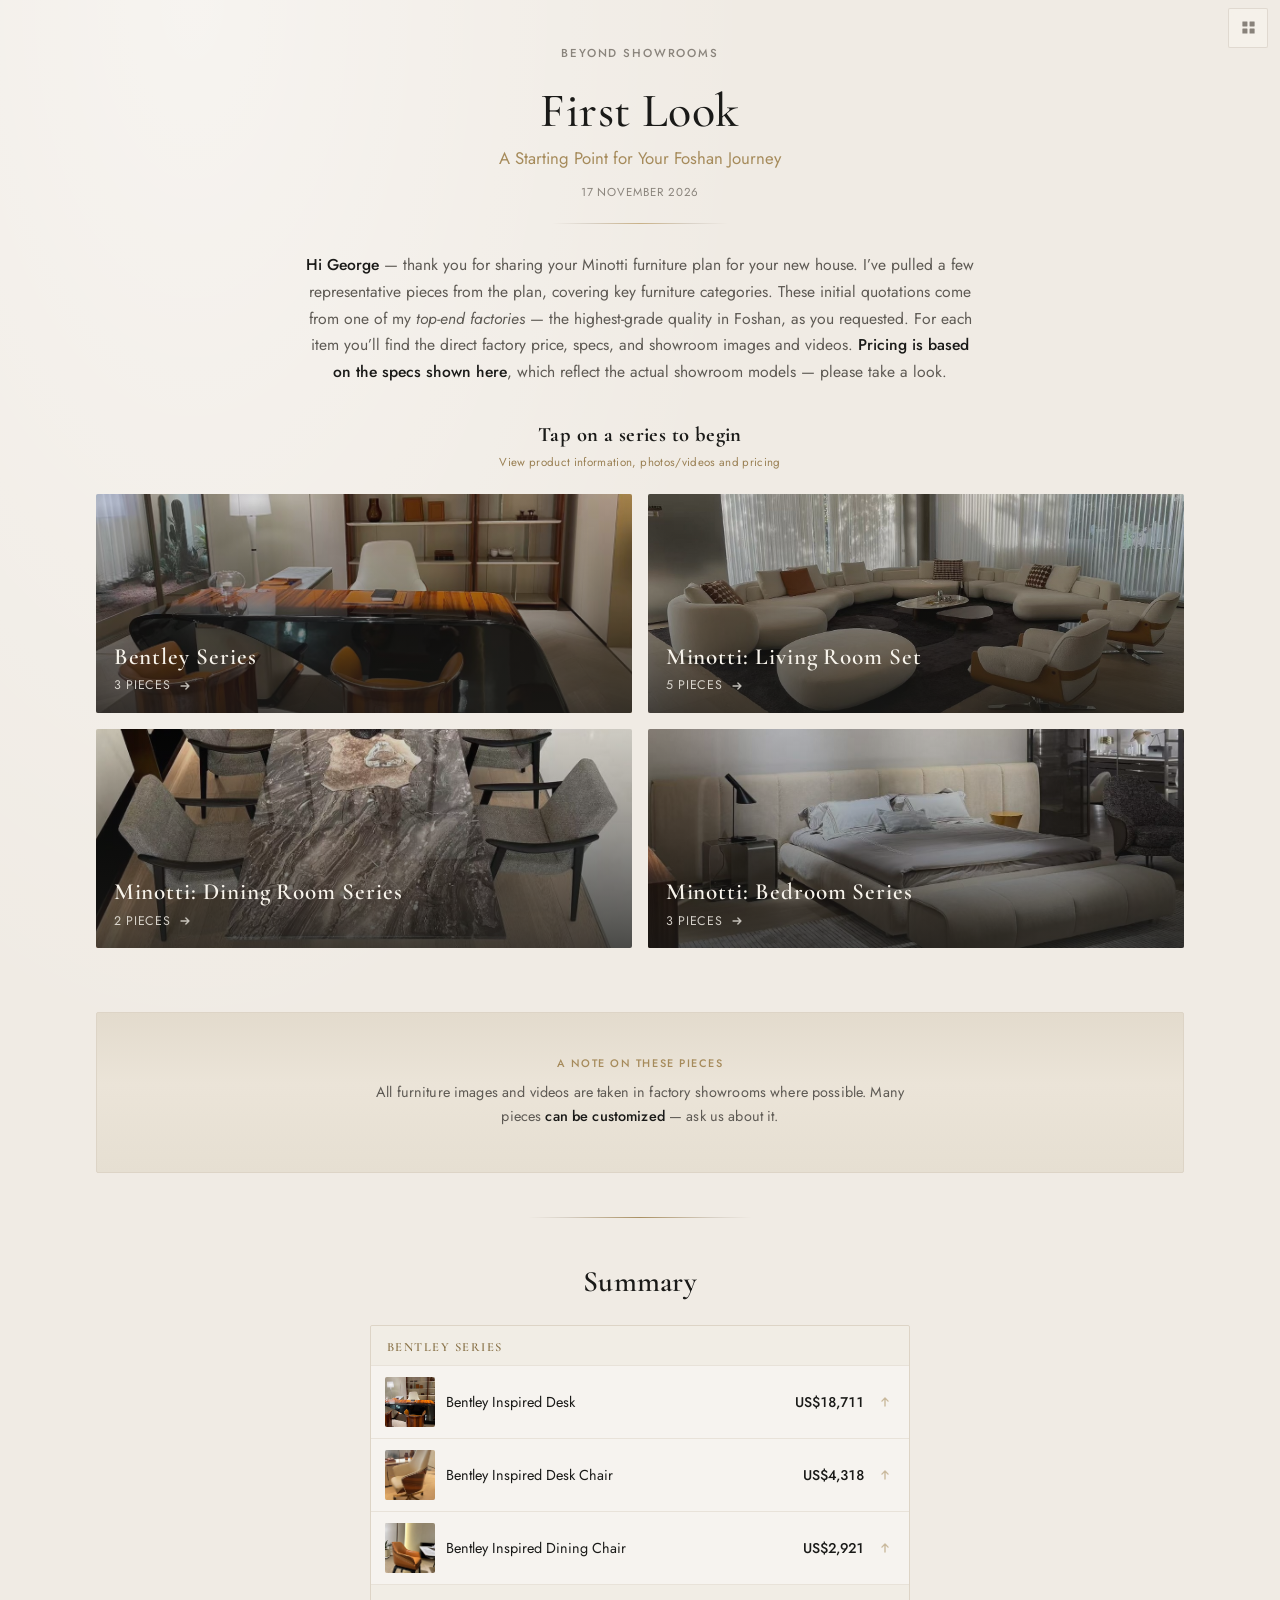
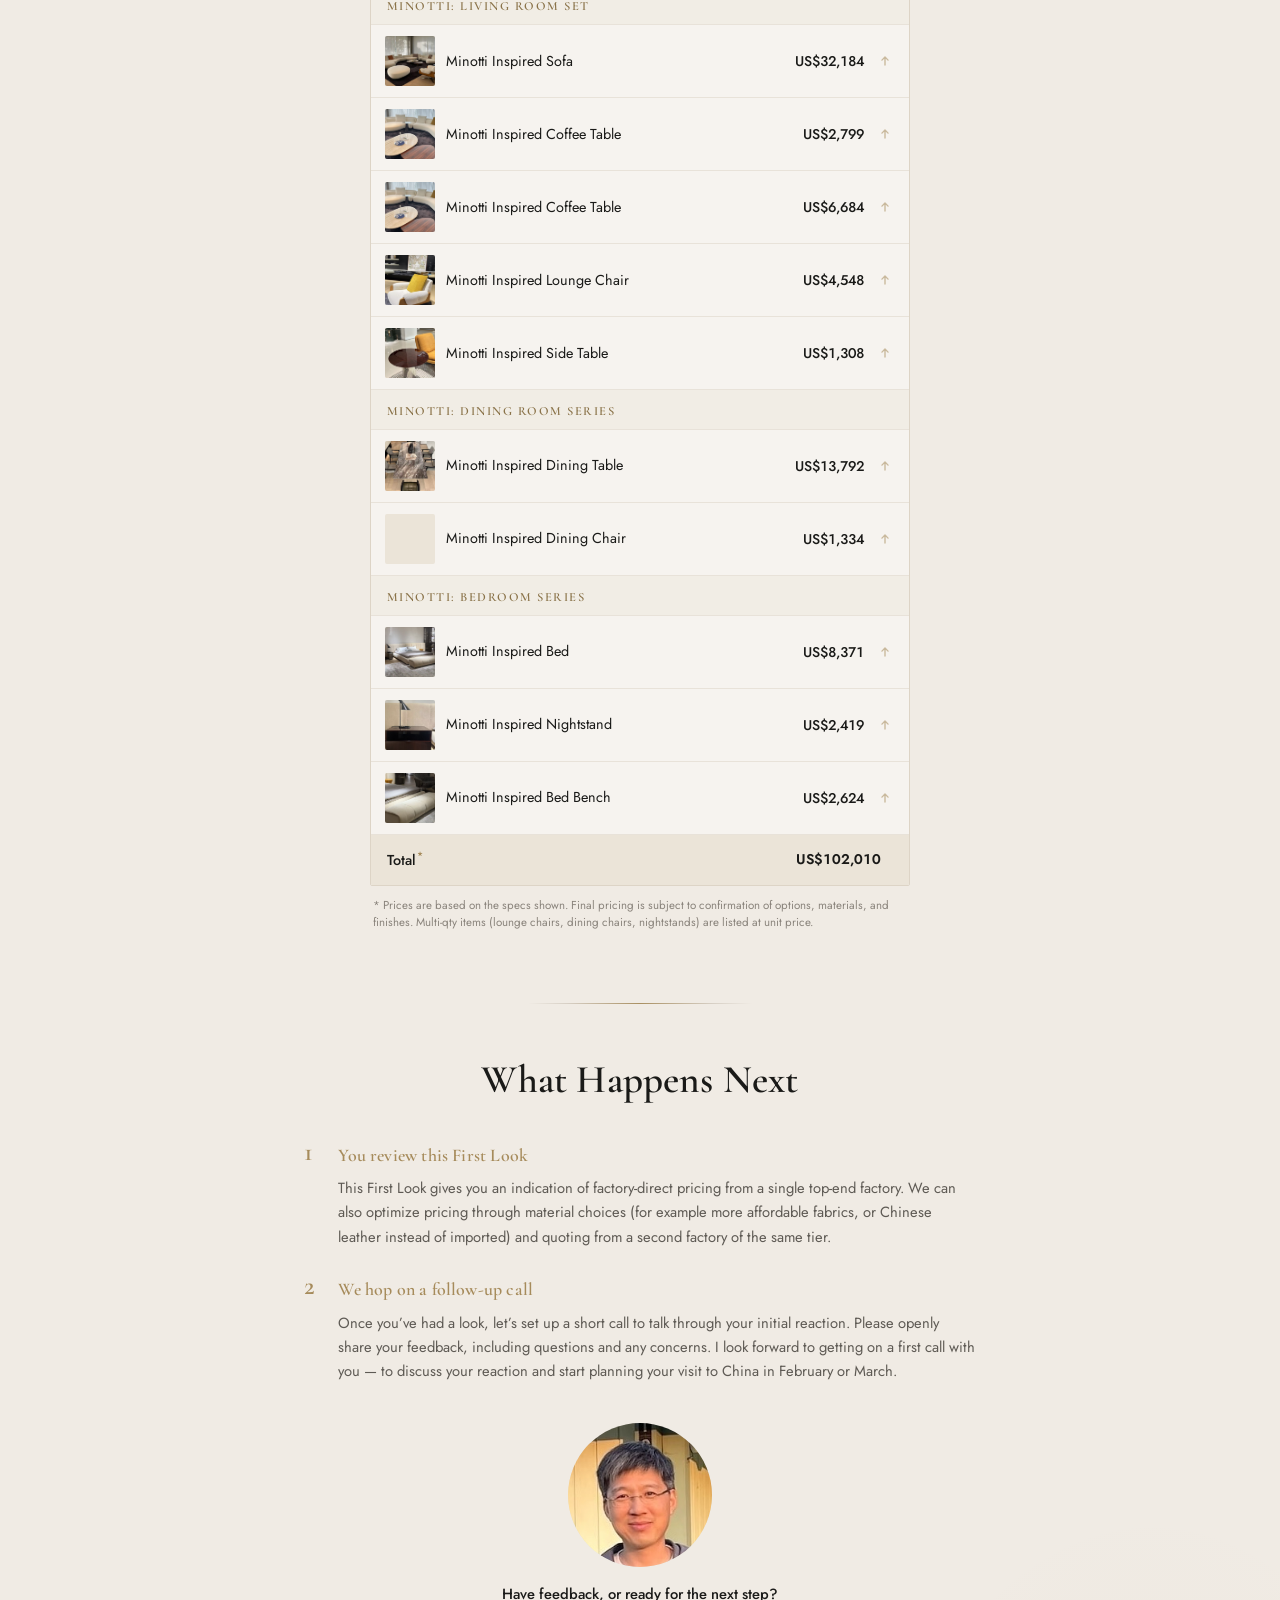
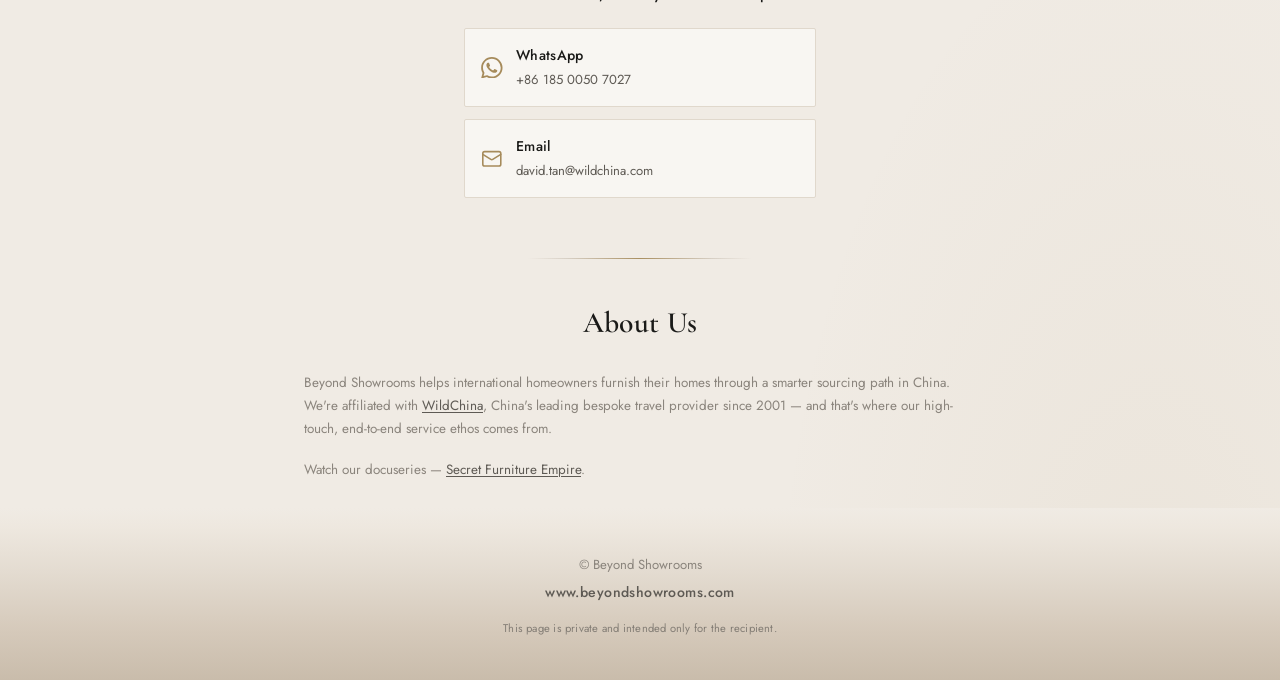
<file: cyp_grg_Y6z/1_firstlook/index.html>
<!DOCTYPE html>
<html lang="en">
<head>
    <meta charset="UTF-8">
    <meta name="viewport" content="width=device-width, initial-scale=1">
    <meta name="robots" content="noindex, nofollow">
    <meta name="description" content="Private First Look — Beyond Showrooms">
    <title>First Look — Private Document | Beyond Showrooms</title>
    <link rel="preconnect" href="https://fonts.googleapis.com">
    <link rel="preconnect" href="https://fonts.gstatic.com" crossorigin>
    <link href="https://fonts.googleapis.com/css2?family=Cormorant+Garamond:ital,wght@0,400;0,500;0,600;0,700;1,400&family=Jost:wght@300;400;500;600&display=swap" rel="stylesheet">
    <link rel="stylesheet" href="../../style.css">
</head>
<body>
<main class="fl-page fl-page--single-column fl-page--products">

    <!--
      ═══════════════════════════════════════════════════════════
      HEADER — personalize via intro greeting + <title> / meta
      ═══════════════════════════════════════════════════════════
    -->
    <header class="fl-header">
        <p class="fl-header__brand">Beyond Showrooms</p>
        <h1 class="fl-header__title">First Look</h1>
        <p class="fl-header__subtitle">A Starting Point for Your Foshan Journey</p>
        <!-- ▼ Update this date whenever you send or revise the proposal -->
        <p class="fl-header__date">17 November 2026</p>
        <hr class="fl-header__rule">
    </header>

    <!-- ▼ Edit client name in the greeting below -->
    <p class="fl-intro">
        <strong>Hi George</strong> — thank you for sharing your Minotti furniture plan for your new house. I’ve pulled a few representative pieces from the plan, covering key furniture categories. These initial quotations come from one of my <em>top-end factories</em> — the highest-grade quality in Foshan, as you requested. For each item you’ll find the direct factory price, specs, and showroom images and videos. <strong>Pricing is based on the specs shown here</strong>, which reflect the actual showroom models — please take a look.
    </p>

    <!-- Product sections (built from FIRST_LOOK_CONFIG.products) -->
    <div id="fl-rooms" class="fl-rooms"></div>

    <aside class="fl-sourcing" aria-label="A note on these pieces">
        <p class="fl-sourcing__label">A note on these pieces</p>
        <p class="fl-sourcing__body">All furniture images and videos are taken in factory showrooms where possible. Many pieces <strong>can be customized</strong> — ask us about it.</p>
    </aside>

    <section class="fl-next" aria-labelledby="fl-next-title">
        <h2 id="fl-next-title" class="fl-next__title">What Happens Next</h2>
        <ol class="fl-steps">
            <li class="fl-step">
                <h3 class="fl-step__heading">You review this First Look</h3>
                <p class="fl-step__body">This First Look gives you an indication of factory-direct pricing from a single top-end factory. We can also optimize pricing through material choices (for example more affordable fabrics, or Chinese leather instead of imported) and quoting from a second factory of the same tier.</p>
            </li>
            <li class="fl-step">
                <h3 class="fl-step__heading">We hop on a follow-up call</h3>
                <p class="fl-step__body">Once you’ve had a look, let’s set up a short call to talk through your initial reaction. Please openly share your feedback, including questions and any concerns. I look forward to getting on a first call with you — to discuss your reaction and start planning your visit to China in February or March.</p>
            </li>
        </ol>
        <div class="fl-contact">
            <div class="fl-contact__person">
                <img
                    class="fl-contact__photo"
                    src="../../david.jpg"
                    alt="David — Beyond Showrooms"
                    width="144"
                    height="144"
                    loading="lazy"
                    decoding="async"
                >
                <p class="fl-contact__prompt"><strong>Have feedback, or ready for the next step?</strong></p>
            </div>
            <div class="fl-contact__options">
                <a
                    class="fl-contact__option"
                    href="https://wa.me/8618500507027"
                    target="_blank"
                    rel="noopener noreferrer"
                >
                    <svg class="fl-contact__icon" viewBox="0 0 24 24" fill="currentColor" aria-hidden="true"><path d="M17.472 14.382c-.297-.149-1.758-.867-2.03-.967-.273-.099-.471-.148-.67.15-.197.297-.767.966-.94 1.164-.173.199-.347.223-.644.075-.297-.15-1.255-.463-2.39-1.475-.883-.788-1.48-1.761-1.653-2.059-.173-.297-.018-.458.13-.606.134-.133.298-.347.446-.52.149-.174.198-.298.298-.497.099-.198.05-.371-.025-.52-.075-.149-.669-1.612-.916-2.207-.242-.579-.487-.5-.669-.51-.173-.008-.371-.01-.57-.01-.198 0-.52.074-.792.372-.272.297-1.04 1.016-1.04 2.479 0 1.462 1.065 2.875 1.213 3.074.149.198 2.096 3.2 5.077 4.487.709.306 1.262.489 1.694.625.712.227 1.36.195 1.871.118.571-.085 1.758-.719 2.006-1.413.248-.694.248-1.289.173-1.413-.074-.124-.272-.198-.57-.347m-5.421 7.403h-.004a9.87 9.87 0 0 1-5.031-1.378l-.361-.214-3.741.982.998-3.648-.235-.374a9.86 9.86 0 0 1-1.51-5.26c.001-5.45 4.436-9.884 9.888-9.884 2.64 0 5.122 1.03 6.988 2.898a9.825 9.825 0 0 1 2.893 6.994c-.003 5.45-4.435 9.884-9.885 9.884m8.413-18.297A11.815 11.815 0 0 0 12.05 0C5.495 0 .16 5.335.157 11.892c0 2.096.547 4.142 1.588 5.945L.057 24l6.305-1.654a11.882 11.882 0 0 0 5.683 1.448h.005c6.554 0 11.89-5.335 11.893-11.893a11.821 11.821 0 0 0-3.48-8.413z"/></svg>
                    <span class="fl-contact__text">
                        <span class="fl-contact__label">WhatsApp</span>
                        <span class="fl-contact__detail">+86 185 0050 7027</span>
                    </span>
                </a>
                <a
                    class="fl-contact__option"
                    href="mailto:david.tan@wildchina.com?subject=My%20home%20project"
                >
                    <svg class="fl-contact__icon" viewBox="0 0 24 24" fill="none" stroke="currentColor" stroke-width="1.75" stroke-linecap="round" stroke-linejoin="round" aria-hidden="true"><rect x="2" y="4" width="20" height="16" rx="2"/><path d="m22 7-8.97 5.7a1.94 1.94 0 0 1-2.06 0L2 7"/></svg>
                    <span class="fl-contact__text">
                        <span class="fl-contact__label">Email</span>
                        <span class="fl-contact__detail">david.tan@wildchina.com</span>
                    </span>
                </a>
            </div>
        </div>
    </section>

    <section class="fl-about" aria-labelledby="fl-about-title">
        <h2 id="fl-about-title" class="fl-about__title">About Us</h2>
        <p>
            Beyond Showrooms helps international homeowners furnish their homes through a smarter sourcing path in China. We're affiliated with <a href="https://www.wildchina.com" target="_blank" rel="noopener noreferrer">WildChina</a>, China's leading bespoke travel provider since 2001 — and that's where our high-touch, end-to-end service ethos comes from.
        </p>
        <p>
            Watch our docuseries — <a href="https://www.youtube.com/playlist?list=PLem0TGDnDhbR_qDtnVKB2VRIXDtdB-se5" target="_blank" rel="noopener noreferrer">Secret Furniture Empire</a>.
        </p>
    </section>

    <footer class="fl-footer fl-footer--closing">
        <p class="fl-footer__copy">&copy; Beyond Showrooms</p>
        <p class="fl-footer__site"><a href="https://www.beyondshowrooms.com" target="_blank" rel="noopener noreferrer">www.beyondshowrooms.com</a></p>
        <p class="fl-footer__privacy">This page is private and intended only for the recipient.</p>
    </footer>

</main>

<!--
  ════════════════════════════════════════════════════════════════
  // PRODUCTS — edit FIRST_LOOK_CONFIG.products below
  Media files live in THIS folder next to index.html.

  pageLayout: "products"  → grouped by product, carousels + optional video
  seriesHub: true         → hub of series first, then drill into one series
  Optional product.category → series cards (hub) + Summary groupings
  videos[] first (stacked), then images[] (carousel)

  priceRmb + sizeCm are canonical. Details: description → Size/Price meta → optional MSRP footnote.
  sizeCm: { w, d, h }  OR  [{ label, w, d, h }, ...] for multi-piece items
  (e.g. chair + footrest). Labels appear in Size; cm|ft·in toggles all.
  Optional retail ref: msrpUsd, msrpSource, msrpUrl (Inspired-brand MSRP; follows currency toggle).
  pricingUi: 'inspired-ref' (default) → no client-facing RMB; US$/S$/€ labels as needed.
  Summary Total* uses summaryFootnote below (default text in lightbox.js if omitted;
  set summaryFootnote: false to hide).
  Page toggles: cm|ft·in and USD|secondary currency. Edit FX below per proposal.

  After dropping new photos, run:  python3 resize_images.py
  Never use the word "replica". Prefer "designer-inspired".
  ════════════════════════════════════════════════════════════════
-->
<script>
window.FIRST_LOOK_CONFIG = {
    pageLayout: 'products',
    galleryLayout: 'single-column',
    /* ▼ Multi-series proposals: hub of categories, then drill into one series */
    seriesHub: true,
    seriesHubMenu: true,
    scrollPhotoHint: true,
    pricingUi: 'inspired-ref',
    /* ▼ Summary Total* footnote (omit to use lightbox.js default; false to hide) */
    summaryFootnote: 'Prices are based on the specs shown. Final pricing is subject to confirmation of options, materials, and finishes. Multi-qty items (lounge chairs, dining chairs, nightstands) are listed at unit price.',
    /* ▼ Edit rates when preparing a proposal (RMB per 1 unit of that currency) */
    rmbPerUsd: 6.67,
    secondaryCurrency: {
        code: 'EUR',
        symbol: '€',
        rmbPerUnit: 7.36
    },
    products: [
        {
            id: 'bentley-exec-desk',
            category: 'Bentley Series',
            title: 'Bentley Inspired Desk',
            priceRmb: 124800,
            sizeCm: { w: 295, d: 256, h: 73 },
            description: 'Sculptural L-shaped executive desk with a long return for a home office or study. High-gloss wood veneer top with natural marble on the storage pedestal and full leather accents.',
            videos: [
                { src: 'bentley_exec_desk_vid_1.MP4', alt: 'Bentley inspired desk — showroom video' }
            ],
            images: [
                { src: 'bentley_exec_desk_img_1.jpg', alt: 'Bentley inspired desk — full view in showroom' },
                { src: 'bentley_exec_desk_img_2.jpg', alt: 'Bentley inspired desk — marble return and leather accents' },
                { src: 'bentley_exec_desk_img_3.jpg', alt: 'Bentley inspired desk — wood veneer detail' }
            ]
        },
        {
            id: 'bentley-desk-chair',
            category: 'Bentley Series',
            title: 'Bentley Inspired Desk Chair',
            priceRmb: 28800,
            sizeCm: { w: 70, d: 69, h: 106 },
            description: 'High-back swivel desk chair sized for all-day work at an executive desk. Cream leather interior with a glossy wood-veneer shell on a five-star metal base.',
            videos: [],
            images: [
                { src: 'bentley_desk_chair_img_1.jpg', alt: 'Bentley inspired desk chair — three-quarter view' },
                { src: 'bentley_desk_chair_img_2.jpg', alt: 'Bentley inspired desk chair — cream leather interior' },
                { src: 'bentley_desk_chair_img_3.jpg', alt: 'Bentley inspired desk chair — wood shell detail' }
            ]
        },
        {
            id: 'bentley-dining-chair',
            category: 'Bentley Series',
            title: 'Bentley Inspired Dining Chair',
            priceRmb: 19483,
            sizeCm: { w: 63, d: 65, h: 85 },
            description: 'Wraparound armchair suited to a dining table or as a guest chair at a desk. Full cognac leather with a wood veneer back panel on solid wood legs.',
            videos: [],
            images: [
                { src: 'bentley_dining_chair_img_1.jpg', alt: 'Bentley inspired dining chair — full view' },
                { src: 'bentley_dining_chair_img_2.jpg', alt: 'Bentley inspired dining chair — leather and wood shell' },
                { src: 'bentley_dining_chair_img_3.jpg', alt: 'Bentley inspired dining chair — side profile' },
                { src: 'bentley_dining_chair_img_4.jpg', alt: 'Bentley inspired dining chair — back detail' }
            ]
        },
        {
            id: 'minotti-sofa',
            category: 'Minotti: Living Room Set',
            title: 'Minotti Inspired Sofa',
            priceRmb: 214667,
            msrpUsd: 52260,
            msrpSource: 'Minotti by DDC',
            msrpUrl: 'https://www.minottibyddc.com/product/yves-sofa-sectional/',
            msrpNote: 'Reference only — this list price is **for a smaller two-piece setup**; a five-piece configuration would be significantly more expensive',
            sizeCm: { w: 600, d: 580, h: 66 },
            description: 'Large curved modular living-room sofa in a <strong>five-piece configuration</strong>, with a low, cloud-like profile for open-plan lounging. Imported fabric upholstery in a soft cream finish.',
            videos: [
                { src: 'minotti_livingroom_sofa_set_vid_1.MP4', alt: 'Minotti inspired sofa — showroom video' }
            ],
            images: [
                { src: 'minotti_livingroom_sofa_set_img_1.jpg', alt: 'Minotti inspired sofa — living room grouping' },
                { src: 'minotti_livingroom_sofa_set_img_2.jpg', alt: 'Minotti inspired sofa — curved seating view' },
                { src: 'minotti_livingroom_sofa_set_img_3.jpg', alt: 'Minotti inspired sofa — fabric and cushion detail' }
            ]
        },
        {
            id: 'minotti-coffee-table-wood',
            category: 'Minotti: Living Room Set',
            title: 'Minotti Inspired Coffee Table',
            priceRmb: 18667,
            msrpUsd: 12675,
            msrpSource: 'Minotti by DDC',
            msrpUrl: 'https://www.minottibyddc.com/product/drake-coffee-table-black-miami-display/',
            sizeCm: { w: 105, d: 80, h: 24 },
            description: 'Low nesting coffee table for the living room grouping. Natural wood veneer top with a stainless steel structure.',
            videos: [],
            images: [
                { src: 'minotiti_nested_coffee_table_img_1.jpg', alt: 'Minotti inspired nesting coffee tables — living room setting' },
                { src: 'minotiti_nested_coffee_table_img_2.jpg', alt: 'Minotti inspired coffee table — wood nesting piece' },
                { src: 'minotiti_nested_coffee_table_img_3.jpg', alt: 'Minotti inspired coffee table — nested pair detail' }
            ]
        },
        {
            id: 'minotti-coffee-table-marble',
            category: 'Minotti: Living Room Set',
            title: 'Minotti Inspired Coffee Table',
            priceRmb: 44583,
            msrpUsd: 11995,
            msrpSource: 'Minotti by DDC',
            msrpUrl: 'https://www.minottibyddc.com/product/song-coffee-table-showroom-container-w19/',
            sizeCm: { w: 151, d: 97, h: 28 },
            description: 'Larger oval coffee table that pairs with the wood nesting piece. Natural marble top on a stainless steel base.',
            videos: [],
            images: [
                { src: 'minotiti_nested_coffee_table_img_1.jpg', alt: 'Minotti inspired marble coffee table — with nesting pair' },
                { src: 'minotiti_nested_coffee_table_img_2.jpg', alt: 'Minotti inspired marble coffee table — oval top' },
                { src: 'minotiti_nested_coffee_table_img_3.jpg', alt: 'Minotti inspired marble coffee table — base detail' }
            ]
        },
        {
            id: 'minotti-lounge-chair',
            category: 'Minotti: Living Room Set',
            title: 'Minotti Inspired Lounge Chair',
            priceRmb: 30333,
            msrpUsd: 11255,
            msrpSource: 'Minotti by DDC',
            msrpUrl: 'https://www.minottibyddc.com/product/torii-armchair-boston-display/',
            sizeCm: { w: 96, d: 97, h: 76 },
            description: 'Swivel lounge chair for living-room conversation seating. Imported fabric interior with leather accents on a polished metal star base.',
            videos: [],
            images: [
                { src: 'minotti_accent_chair_img_1.jpg', alt: 'Minotti inspired lounge chair — fabric seat and swivel base' }
            ]
        },
        {
            id: 'minotti-side-table',
            category: 'Minotti: Living Room Set',
            title: 'Minotti Inspired Side Table',
            priceRmb: 8722,
            msrpUsd: 6680,
            msrpSource: 'Minotti by DDC',
            msrpUrl: 'https://www.minottibyddc.com/product/torii-side-table/',
            sizeCm: { w: 55, d: 55, h: 50 },
            description: 'Compact round side table for a sofa arm or lounge chair. Polished stainless steel pedestal construction.',
            videos: [],
            images: [
                { src: 'minotti_side_table_img_1.jpg', alt: 'Minotti inspired side table — round top and pedestal' },
                { src: 'minotti_side_table_img_2.jpg', alt: 'Minotti inspired side table — showroom setting' },
                { src: 'minotti_side_table_img_3.jpg', alt: 'Minotti inspired side table — base detail' }
            ]
        },
        {
            id: 'minotti-dining-table',
            category: 'Minotti: Dining Room Series',
            title: 'Minotti Inspired Dining Table',
            priceRmb: 91990,
            msrpUsd: 43620,
            msrpSource: 'Minotti by DDC',
            msrpUrl: 'https://www.minottibyddc.com/product/marvin-table-d180-nyc-display/',
            sizeCm: { w: 350, d: 125, h: 75 },
            description: 'Long rectangular dining table for formal meals and hosting. Natural Venice brown stone top with a stainless steel base; marble selection may affect final pricing.',
            videos: [
                { src: 'minotti_dining_table_vid_1.MP4', alt: 'Minotti inspired dining table — showroom video' }
            ],
            images: [
                { src: 'minotti_dining_table_img_1.jpg', alt: 'Minotti inspired dining table — full set view' },
                { src: 'minotti_dining_table_img_2.jpg', alt: 'Minotti inspired dining table — stone top' },
                { src: 'minotti_dining_table_img_3.jpg', alt: 'Minotti inspired dining table — place setting detail' },
                { src: 'minotti_dining_table_img_4.jpg', alt: 'Minotti inspired dining table — side profile' }
            ]
        },
        {
            id: 'minotti-dining-chair',
            category: 'Minotti: Dining Room Series',
            title: 'Minotti Inspired Dining Chair',
            priceRmb: 8897,
            msrpUsd: 6015,
            msrpSource: 'Minotti by DDC',
            msrpUrl: 'https://www.minottibyddc.com/product/angie-dining-chair/',
            sizeCm: { w: 63, d: 68, h: 82 },
            description: 'Quilted leather dining armchair with a dark wood frame and curved arms. Full leather upholstery on solid wood.',
            videos: [],
            images: [
                { src: 'minotti_dining_chair_img_1.jpg', alt: 'Minotti inspired dining chair — quilted leather' },
                { src: 'minotti_dining_chair_img_2.jpg', alt: 'Minotti inspired dining chair — wood frame' },
                { src: 'minotti_dining_chair_img_3.jpg', alt: 'Minotti inspired dining chair — three-quarter view' }
            ]
        },
        {
            id: 'minotti-bed',
            category: 'Minotti: Bedroom Series',
            title: 'Minotti Inspired Bed',
            priceRmb: 55833,
            msrpUsd: 67220,
            msrpSource: 'Minotti by DDC',
            msrpUrl: 'https://www.minottibyddc.com/product/horizonte-king-bed/',
            sizeCm: { w: 412, d: 228, h: 97 },
            description: 'Low platform bed with a wide, vertically channel-tufted headboard for a calm primary bedroom. Imported fabric upholstery throughout; fits a 180 × 200 cm mattress.',
            videos: [
                { src: 'minotti_bed_vid_1.MP4', alt: 'Minotti inspired bed — showroom video' }
            ],
            images: [
                { src: 'minotti_bed_img_1.jpg', alt: 'Minotti inspired bed — bedroom setting' },
                { src: 'minotti_bed_img_2.jpg', alt: 'Minotti inspired bed — channel-tufted headboard' },
                { src: 'minotti_bed_img_3.jpg', alt: 'Minotti inspired bed — fabric detail' }
            ]
        },
        {
            id: 'minotti-nightstand',
            category: 'Minotti: Bedroom Series',
            title: 'Minotti Inspired Nightstand',
            priceRmb: 16133,
            msrpUsd: 4920,
            msrpSource: 'Minotti by DDC',
            msrpUrl: 'https://www.minottibyddc.com/product/morrison-nightstand-2/',
            sizeCm: { w: 65, d: 50, h: 45 },
            description: 'Compact bedside cabinet with open shelf and drawer storage. Natural wood veneer body on a stainless steel base.',
            videos: [],
            images: [
                { src: 'minotti_bed_nightstand_img_1.jpg', alt: 'Minotti inspired nightstand — beside bed' },
                { src: 'minotti_bed_nightstand_img_2.jpg', alt: 'Minotti inspired nightstand — wood and metal detail' }
            ]
        },
        {
            id: 'minotti-bed-bench',
            category: 'Minotti: Bedroom Series',
            title: 'Minotti Inspired Bed Bench',
            priceRmb: 17500,
            msrpUsd: 4277,
            msrpSource: 'Minotti by DDC',
            msrpUrl: 'https://www.minottibyddc.com/product/flynt-bench/',
            sizeCm: { w: 186, d: 51, h: 35 },
            description: 'Upholstered bench for the foot of the bed, with soft rounded sections for seating or laying out clothes. Imported fabric to match the bed.',
            videos: [],
            images: [
                { src: 'minotti_bed_bench_img_1.jpg', alt: 'Minotti inspired bed bench — at foot of bed' }
            ]
        }
    ]
};
</script>
<script src="../../lightbox.js"></script>
</body>
</html>
</file>
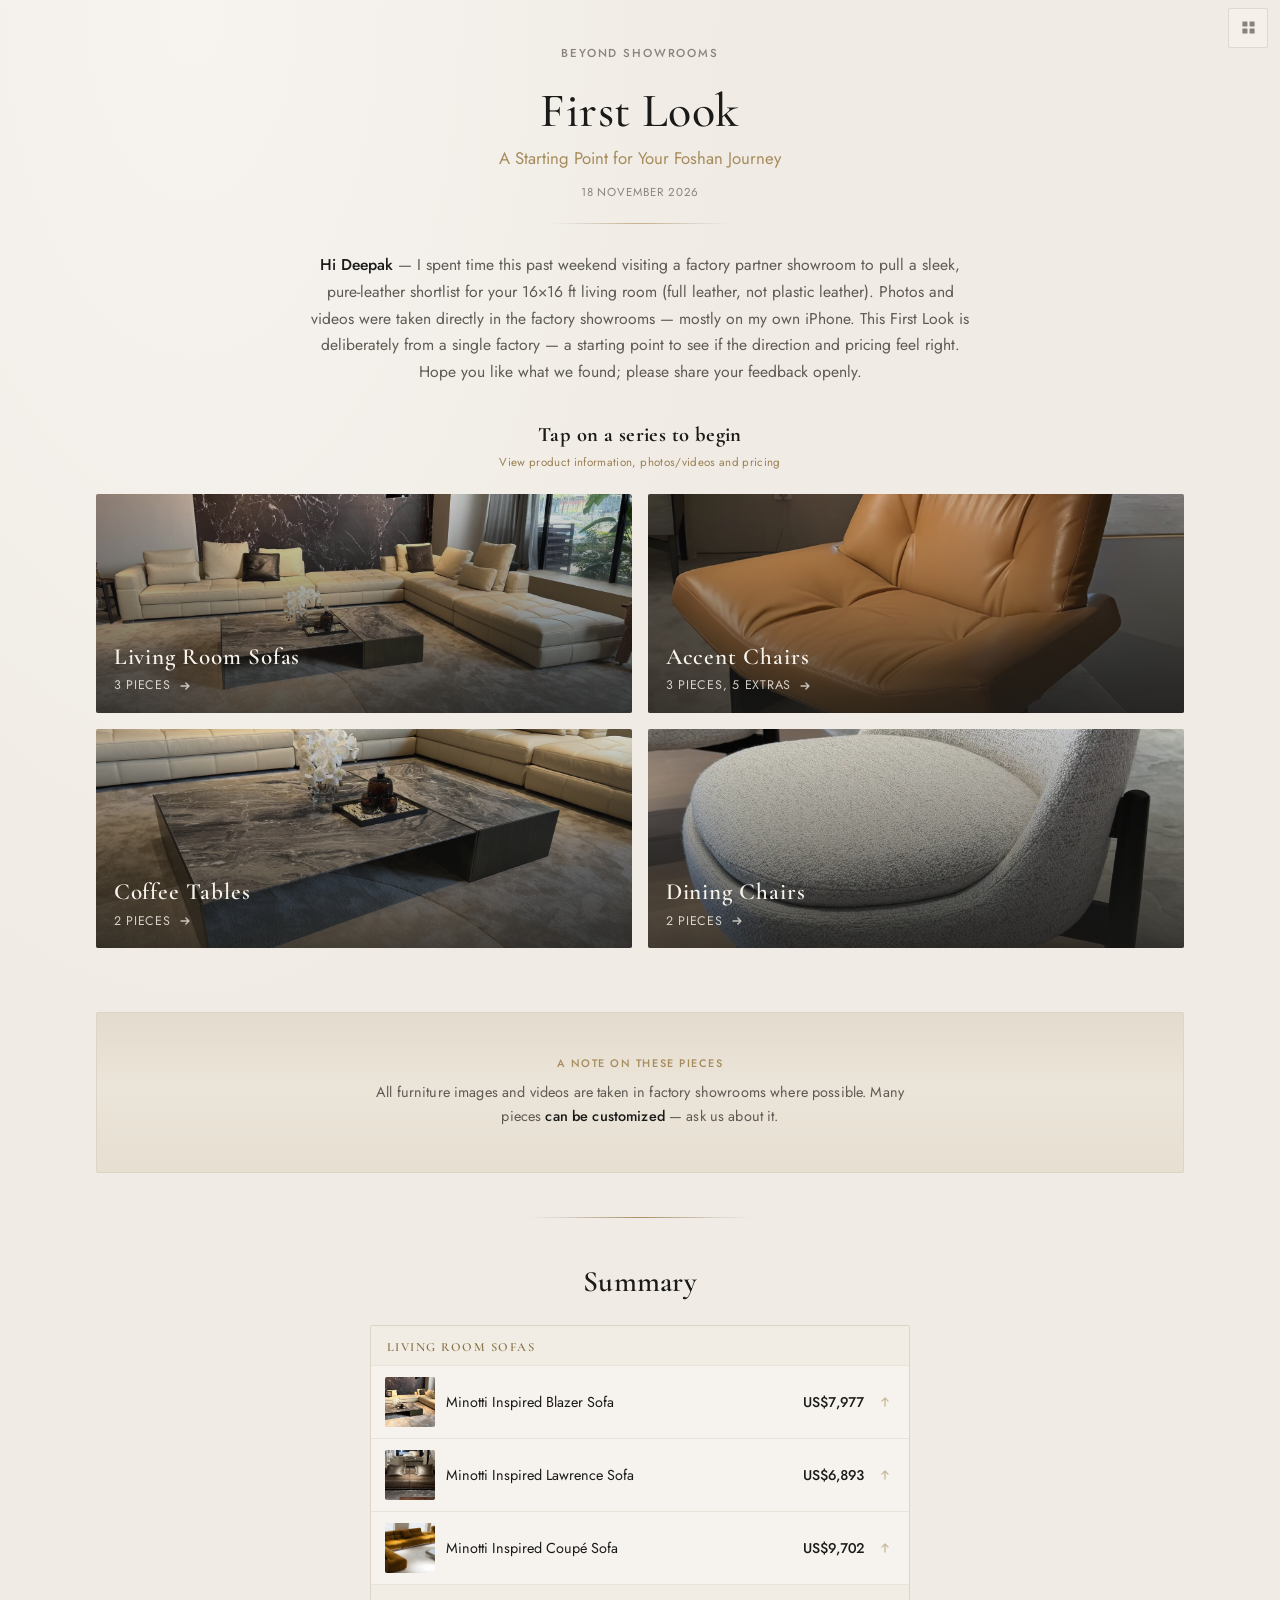
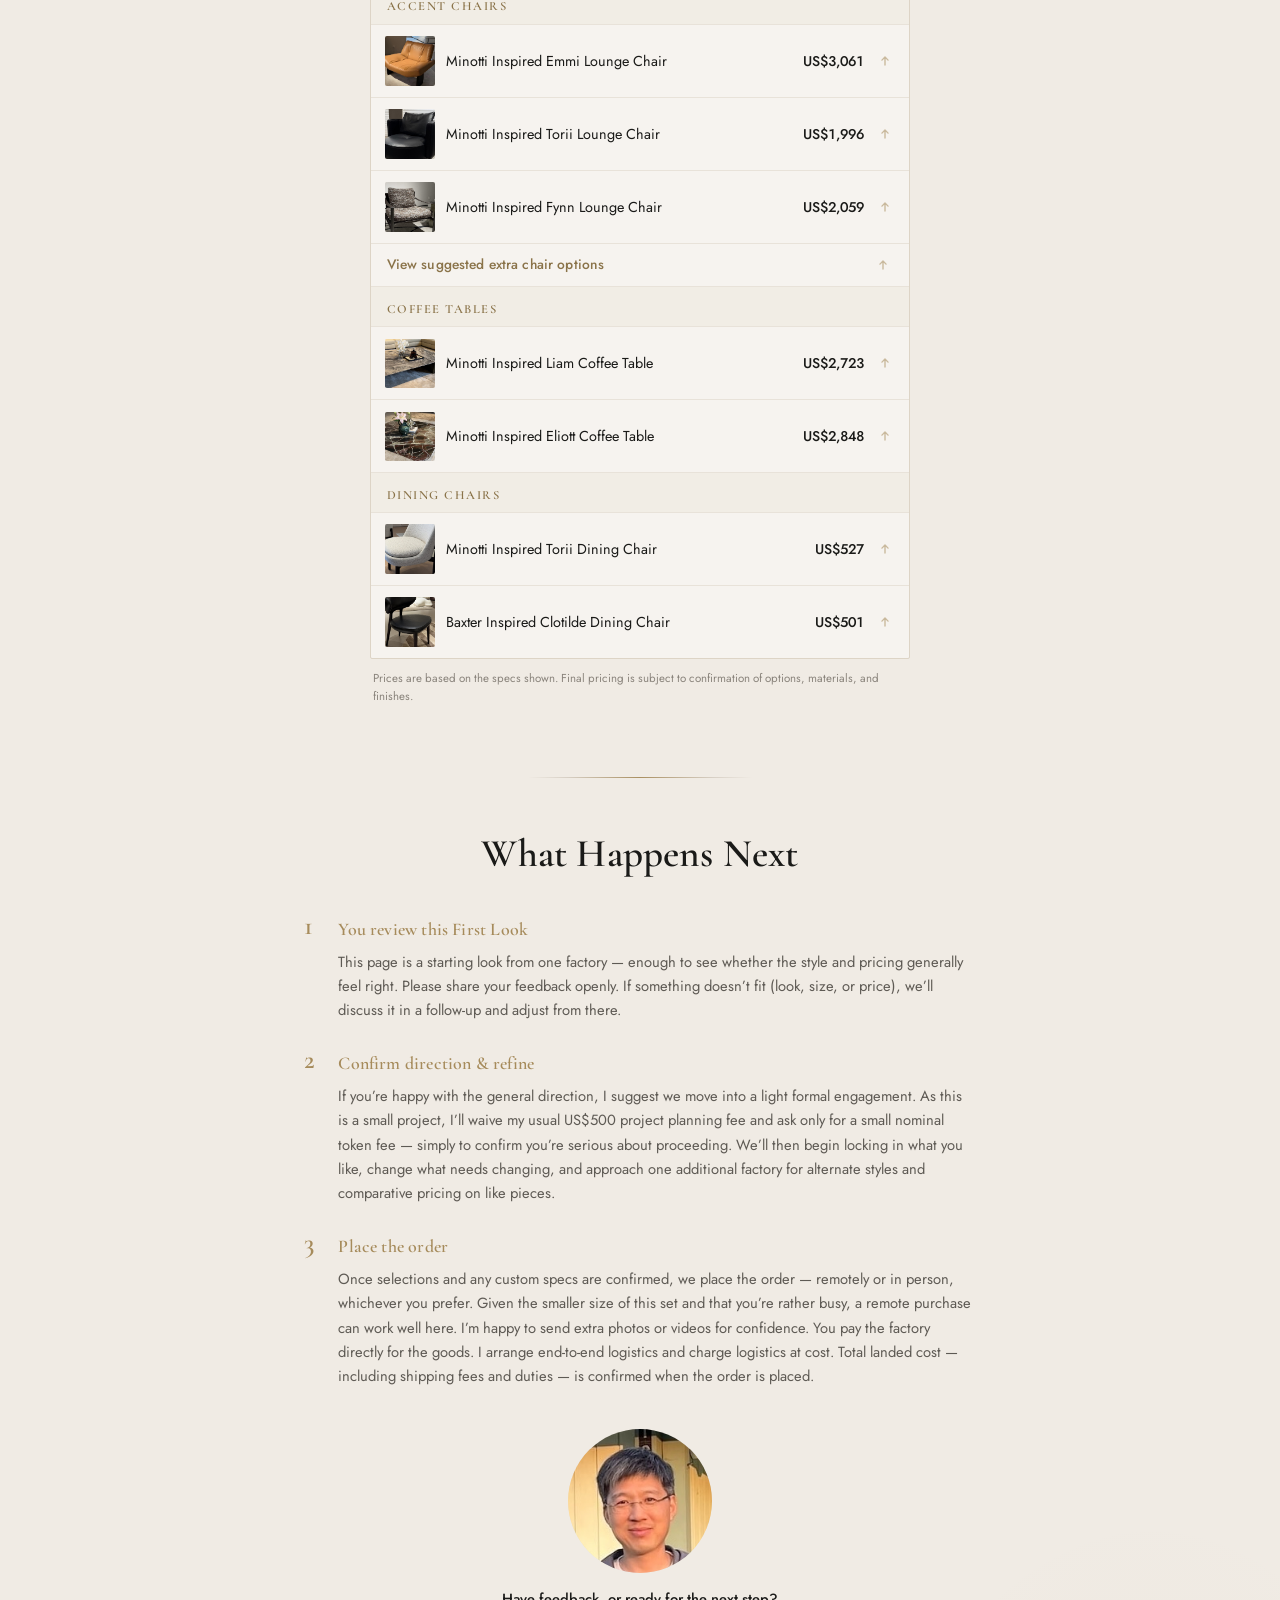
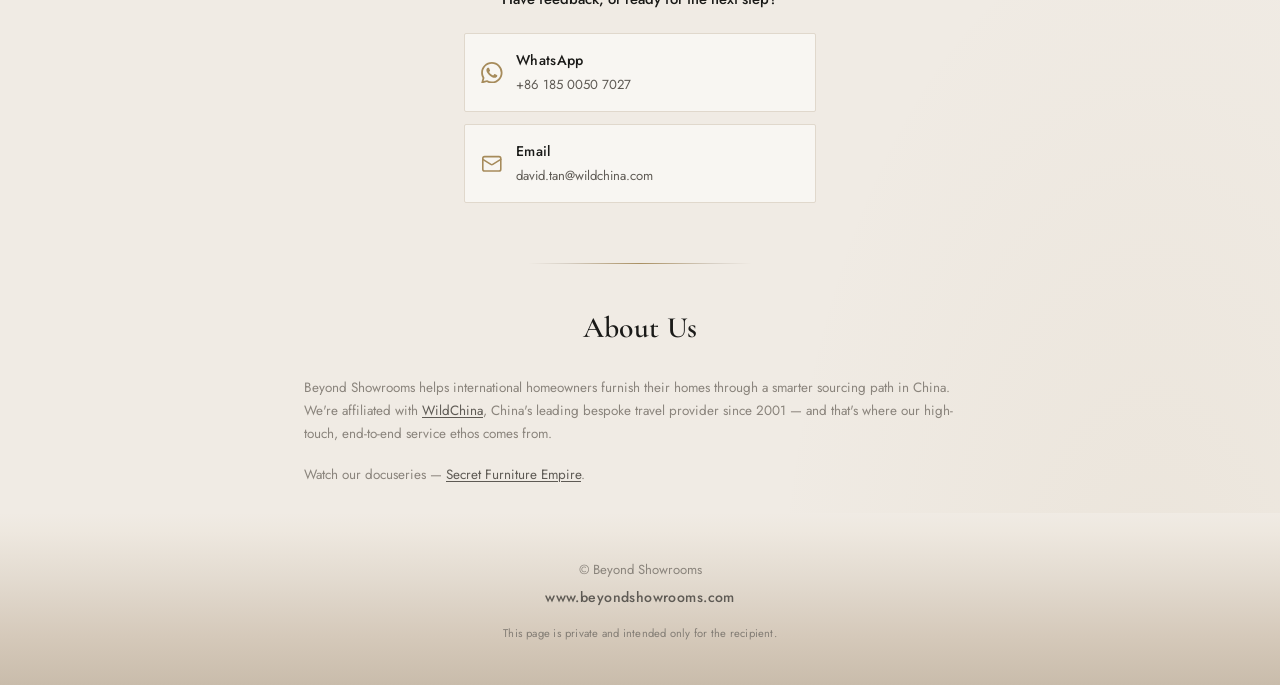
<file: ind_dpk_Q3k/1_firstlook/index.html>
<!DOCTYPE html>
<html lang="en">
<head>
    <meta charset="UTF-8">
    <meta name="viewport" content="width=device-width, initial-scale=1">
    <meta name="robots" content="noindex, nofollow">
    <meta name="description" content="Private First Look — Beyond Showrooms">
    <title>First Look — Private Document | Beyond Showrooms</title>
    <link rel="preconnect" href="https://fonts.googleapis.com">
    <link rel="preconnect" href="https://fonts.gstatic.com" crossorigin>
    <link href="https://fonts.googleapis.com/css2?family=Cormorant+Garamond:ital,wght@0,400;0,500;0,600;0,700;1,400&family=Jost:wght@300;400;500;600&display=swap" rel="stylesheet">
    <link rel="stylesheet" href="../../style.css">
</head>
<body>
<main class="fl-page fl-page--single-column fl-page--products">

    <!--
      ═══════════════════════════════════════════════════════════
      HEADER — personalize via intro greeting + <title> / meta
      Shown on the series hub only (hidden inside a series).
      ═══════════════════════════════════════════════════════════
    -->
    <header class="fl-header">
        <p class="fl-header__brand">Beyond Showrooms</p>
        <h1 class="fl-header__title">First Look</h1>
        <p class="fl-header__subtitle">A Starting Point for Your Foshan Journey</p>
        <!-- ▼ Update this date whenever you send or revise the proposal -->
        <p class="fl-header__date">18 November 2026</p>
        <hr class="fl-header__rule">
    </header>

    <!-- ▼ Edit client name in the greeting below (hub only) -->
    <p class="fl-intro">
        <strong>Hi Deepak</strong> — I spent time this past weekend visiting a factory partner showroom to pull a sleek, pure-leather shortlist for your 16×16 ft living room (full leather, not plastic leather). Photos and videos were taken directly in the factory showrooms — mostly on my own iPhone. This First Look is deliberately from a single factory — a starting point to see if the direction and pricing feel right. Hope you like what we found; please share your feedback openly.
    </p>

    <!-- Hub / series product sections (built from FIRST_LOOK_CONFIG.products) -->
    <div id="fl-rooms" class="fl-rooms"></div>

    <!-- Shown on hub + inside every series (series footer) -->
    <aside class="fl-sourcing" aria-label="A note on these pieces">
        <p class="fl-sourcing__label">A note on these pieces</p>
        <p class="fl-sourcing__body">All furniture images and videos are taken in factory showrooms where possible. Many pieces <strong>can be customized</strong> — ask us about it.</p>
    </aside>

    <!-- Hub only (hidden inside a series) -->
    <section class="fl-next" aria-labelledby="fl-next-title">
        <h2 id="fl-next-title" class="fl-next__title">What Happens Next</h2>
        <ol class="fl-steps">
            <li class="fl-step">
                <h3 class="fl-step__heading">You review this First Look</h3>
                <p class="fl-step__body">This page is a starting look from one factory — enough to see whether the style and pricing generally feel right. Please share your feedback openly. If something doesn’t fit (look, size, or price), we’ll discuss it in a follow-up and adjust from there.</p>
            </li>
            <li class="fl-step">
                <h3 class="fl-step__heading">Confirm direction &amp; refine</h3>
                <p class="fl-step__body">If you’re happy with the general direction, I suggest we move into a light formal engagement. As this is a small project, I’ll waive my usual US$500 project planning fee and ask only for a small nominal token fee — simply to confirm you’re serious about proceeding. We’ll then begin locking in what you like, change what needs changing, and approach one additional factory for alternate styles and comparative pricing on like pieces.</p>
            </li>
            <li class="fl-step">
                <h3 class="fl-step__heading">Place the order</h3>
                <p class="fl-step__body">Once selections and any custom specs are confirmed, we place the order — remotely or in person, whichever you prefer. Given the smaller size of this set and that you’re rather busy, a remote purchase can work well here. I’m happy to send extra photos or videos for confidence. You pay the factory directly for the goods. I arrange end-to-end logistics and charge logistics at cost. Total landed cost — including shipping fees and duties — is confirmed when the order is placed.</p>
            </li>
        </ol>
        <div class="fl-contact">
            <div class="fl-contact__person">
                <img
                    class="fl-contact__photo"
                    src="../../david.jpg"
                    alt="David — Beyond Showrooms"
                    width="144"
                    height="144"
                    loading="lazy"
                    decoding="async"
                >
                <p class="fl-contact__prompt"><strong>Have feedback, or ready for the next step?</strong></p>
            </div>
            <div class="fl-contact__options">
                <a
                    class="fl-contact__option"
                    href="https://wa.me/8618500507027"
                    target="_blank"
                    rel="noopener noreferrer"
                >
                    <svg class="fl-contact__icon" viewBox="0 0 24 24" fill="currentColor" aria-hidden="true"><path d="M17.472 14.382c-.297-.149-1.758-.867-2.03-.967-.273-.099-.471-.148-.67.15-.197.297-.767.966-.94 1.164-.173.199-.347.223-.644.075-.297-.15-1.255-.463-2.39-1.475-.883-.788-1.48-1.761-1.653-2.059-.173-.297-.018-.458.13-.606.134-.133.298-.347.446-.52.149-.174.198-.298.298-.497.099-.198.05-.371-.025-.52-.075-.149-.669-1.612-.916-2.207-.242-.579-.487-.5-.669-.51-.173-.008-.371-.01-.57-.01-.198 0-.52.074-.792.372-.272.297-1.04 1.016-1.04 2.479 0 1.462 1.065 2.875 1.213 3.074.149.198 2.096 3.2 5.077 4.487.709.306 1.262.489 1.694.625.712.227 1.36.195 1.871.118.571-.085 1.758-.719 2.006-1.413.248-.694.248-1.289.173-1.413-.074-.124-.272-.198-.57-.347m-5.421 7.403h-.004a9.87 9.87 0 0 1-5.031-1.378l-.361-.214-3.741.982.998-3.648-.235-.374a9.86 9.86 0 0 1-1.51-5.26c.001-5.45 4.436-9.884 9.888-9.884 2.64 0 5.122 1.03 6.988 2.898a9.825 9.825 0 0 1 2.893 6.994c-.003 5.45-4.435 9.884-9.885 9.884m8.413-18.297A11.815 11.815 0 0 0 12.05 0C5.495 0 .16 5.335.157 11.892c0 2.096.547 4.142 1.588 5.945L.057 24l6.305-1.654a11.882 11.882 0 0 0 5.683 1.448h.005c6.554 0 11.89-5.335 11.893-11.893a11.821 11.821 0 0 0-3.48-8.413z"/></svg>
                    <span class="fl-contact__text">
                        <span class="fl-contact__label">WhatsApp</span>
                        <span class="fl-contact__detail">+86 185 0050 7027</span>
                    </span>
                </a>
                <a
                    class="fl-contact__option"
                    href="mailto:david.tan@wildchina.com?subject=My%20home%20project"
                >
                    <svg class="fl-contact__icon" viewBox="0 0 24 24" fill="none" stroke="currentColor" stroke-width="1.75" stroke-linecap="round" stroke-linejoin="round" aria-hidden="true"><rect x="2" y="4" width="20" height="16" rx="2"/><path d="m22 7-8.97 5.7a1.94 1.94 0 0 1-2.06 0L2 7"/></svg>
                    <span class="fl-contact__text">
                        <span class="fl-contact__label">Email</span>
                        <span class="fl-contact__detail">david.tan@wildchina.com</span>
                    </span>
                </a>
            </div>
        </div>
    </section>

    <section class="fl-about" aria-labelledby="fl-about-title">
        <h2 id="fl-about-title" class="fl-about__title">About Us</h2>
        <p>
            Beyond Showrooms helps international homeowners furnish their homes through a smarter sourcing path in China. We're affiliated with <a href="https://www.wildchina.com" target="_blank" rel="noopener noreferrer">WildChina</a>, China's leading bespoke travel provider since 2001 — and that's where our high-touch, end-to-end service ethos comes from.
        </p>
        <p>
            Watch our docuseries — <a href="https://www.youtube.com/playlist?list=PLem0TGDnDhbR_qDtnVKB2VRIXDtdB-se5" target="_blank" rel="noopener noreferrer">Secret Furniture Empire</a>.
        </p>
    </section>

    <footer class="fl-footer fl-footer--closing">
        <p class="fl-footer__copy">&copy; Beyond Showrooms</p>
        <p class="fl-footer__site"><a href="https://www.beyondshowrooms.com" target="_blank" rel="noopener noreferrer">www.beyondshowrooms.com</a></p>
        <p class="fl-footer__privacy">This page is private and intended only for the recipient.</p>
    </footer>

</main>

<!--
  ════════════════════════════════════════════════════════════════
  // MULTI-VIEW (series hub) — edit FIRST_LOOK_CONFIG.products below
  Media files live in THIS folder next to index.html.

  pageLayout: "products"
  galleryLayout: "single-column"
  seriesHub: true  → required for this template
    Hub: series cards + Summary (+ What Happens Next / About / footer)
    Series: sticky “Back to all series” + products + sourcing note only

  Each product needs product.category (series title). Categories become hub cards.
  Cover image = first image of the first product in that category.
  Optional mid-series divider: product.sectionHeading (string or { title, subtitle }); card: true for extras
  Optional series-top note: seriesNotes['Category Title'] = { title, body }
  diagrams[] sit under the photo carousel (default label: Suggested configuration)
  Summary on the hub includes thumbnails; click a row to open that series.

  videos[] first (stacked), then images[] (carousel)
  priceRmb + sizeCm are canonical. Details: description → Size/Price meta → optional MSRP footnote.
  Omit priceRmb for photos-only options (Summary shows —).
  sizeCm: { w, d, h }  OR  [{ label, w, d, h }, ...] for multi-piece items
  Optional retail ref: msrpUsd, msrpSource, msrpUrl (Inspired-brand MSRP; follows currency toggle).
  pricingUi: 'inspired-ref' (default) → client price · MSRP*; no client-facing RMB.

  After dropping new photos, run:  python3 resize_images.py
  Never use the word "replica". Prefer "designer-inspired".

  Canonical filled client example:
    #1_drafts/~DRAFT_cyp_grg/1_firstlook/
  Flat single-column (no hub):
    #0_template/#single_column/
  ════════════════════════════════════════════════════════════════
-->
<script>
window.FIRST_LOOK_CONFIG = {
    pageLayout: 'products',
    galleryLayout: 'single-column',
    /* ▼ Multi-series: hub first, then drill into one series */
    seriesHub: true,
    /* ▼ Hub grid Menu + sticky back/Menu in series */
    seriesHubMenu: true,
    /* ▼ Bottom hint after first photo block; off until reload after any lightbox (all series) */
    scrollPhotoHint: true,
    pricingUi: 'inspired-ref',
    /* ▼ Optional note under prefs when a series is open (keyed by category title) */
    seriesNotes: {
        'Living Room Sofas': {
            title: 'Please note',
            body:
                '<p>Video and photos show the <strong>current factory showroom models</strong> — larger configurations than your 16×16 ft living room. For each sofa, we’ve included a <strong>suggested configuration</strong> that is more appropriately sized for your space.</p>' +
                '<p>For the <strong>Coupé</strong>, note that the current showroom model uses fabric upholstery. We know you prefer leather, so the suggested configuration image is a rendering in leather upholstery.</p>'
        }
    },
    /* ▼ Summary Total* footnote (omit to use lightbox.js default; false to hide) */
    /* ▼ Options shortlist — no package total (multiple sofa alternatives, etc.) */
    summaryTotal: false,
    summaryFootnote: 'Prices are based on the specs shown. Final pricing is subject to confirmation of options, materials, and finishes.',
    /* ▼ Edit rates when preparing a proposal (RMB per 1 unit of that currency) */
    rmbPerUsd: 6.71,
    secondaryCurrency: {
        code: 'INR',
        symbol: '₹',
        rmbPerUnit: 0.0713
    },
    products: [
        /* ── Living Room Sofas (anchors) ── */
        {
            id: 'minotti-blazer-sofa',
            category: 'Living Room Sofas',
            title: 'Minotti Inspired Blazer Sofa',
            priceRmb: 53523,
            msrpUsd: 34550,
            msrpSource: 'Minotti by DDC',
            msrpUrl: 'https://www.minottibyddc.com/product/blazer-sectional-miami-display/',
            sizeCm: { w: 356, d: 108, h: 86 },
            description: 'Generous L-shaped living sofa with deep seats and a soft, quilted grid pattern across the cushions. Full leather upholstery on a brushed dark stainless base.',
            videos: [
                { src: 'minotti_blazer_sofa_vid_1.mp4', alt: 'Minotti inspired Blazer sofa — showroom video' }
            ],
            images: [
                { src: 'minotti_blazer_sofa_img_1.jpg', alt: 'Minotti inspired Blazer sofa — full view' },
                { src: 'minotti_blazer_sofa_img_2.jpg', alt: 'Minotti inspired Blazer sofa — seating detail' },
                { src: 'minotti_blazer_sofa_img_3.jpg', alt: 'Minotti inspired Blazer sofa — quilted cushions' },
                { src: 'minotti_blazer_sofa_img_4.jpg', alt: 'Minotti inspired Blazer sofa — side profile' }
            ],
            diagrams: [
                {
                    src: 'minotti_blazer_sofa_diagram.png',
                    alt: 'Minotti inspired Blazer sofa — suggested plan 3560 × 1080 mm',
                    caption: 'Factory suggested footprint: 356 × 108 cm.'
                }
            ]
        },
        {
            id: 'minotti-lawrence-sofa',
            category: 'Living Room Sofas',
            title: 'Minotti Inspired Lawrence Sofa',
            priceRmb: 46252,
            msrpUsd: 25697,
            msrpSource: 'Kris Turnbull',
            msrpUrl: 'https://www.kristurnbull.com/products/product/minotti-sofa/',
            sizeCm: { w: 336, d: 112, h: 82 },
            description: 'Low modular sofa with square-quilted seating and loose back cushions for a calm living-room layout. Full leather with a slender sandblasted dark metal perimeter base.',
            videos: [
                { src: 'minotti_lawrence_sofa_vid_1.mp4', alt: 'Minotti inspired Lawrence sofa — showroom video' }
            ],
            images: [
                { src: 'minotti_lawrence_sofa_img_1.jpg', alt: 'Minotti inspired Lawrence sofa — full view' },
                { src: 'minotti_lawrence_sofa_img_3.jpg', alt: 'Minotti inspired Lawrence sofa — quilt detail' }
            ],
            diagrams: [
                {
                    src: 'minotti_lawrence_sofa_diagram.png',
                    alt: 'Minotti inspired Lawrence sofa — suggested plan 3360 × 1120 mm',
                    caption: 'Factory suggested footprint: 336 × 112 cm.'
                }
            ]
        },
        {
            id: 'minotti-coupe-sofa',
            category: 'Living Room Sofas',
            title: 'Minotti Inspired Coupé Sofa',
            priceRmb: 65100,
            msrpUsd: 25650,
            msrpSource: 'Minotti by DDC',
            msrpUrl: 'https://www.minottibyddc.com/product/coupe-sofa-boston-display/',
            sizeCm: { w: 340, d: 109, h: 68 },
            description: 'Long, low sofa with a continuous rounded back-and-arm wrap and soft channel detailing. Built for deep lounge seating, with a thin polished metal plinth at the floor.',
            videos: [
                { src: 'minotti_coupe_sofa_vid_1.mp4', alt: 'Minotti inspired Coupé sofa — showroom video' }
            ],
            images: [
                { src: 'minotti_coupe_sofa_img_1.jpg', alt: 'Minotti inspired Coupé sofa — channel detail' },
                { src: 'minotti_coupe_sofa_img_2.jpg', alt: 'Minotti inspired Coupé sofa — lounge seating' },
                { src: 'minotti_coupe_sofa_img_3.jpg', alt: 'Minotti inspired Coupé sofa — metal plinth' },
                { src: 'minotti_coupe_sofa_img_4.jpg', alt: 'Minotti inspired Coupé sofa — side profile' }
            ],
            diagrams: [
                {
                    src: 'minotti_coupe_sofa_rendering.jpg',
                    alt: 'Minotti inspired Coupé sofa — leather rendering for suggested room size',
                    caption: 'Leather rendering · suggested footprint 340 × 109 cm.',
                    fit: 'cover'
                }
            ]
        },

        /* ── Accent Chairs: quoted first, then extras (photos only) ── */
        {
            id: 'minotti-emmi-lounge-chair',
            category: 'Accent Chairs',
            sectionHeading: 'Priced options',
            title: 'Minotti Inspired Emmi Lounge Chair',
            priceRmb: 20538,
            sizeCm: { w: 100, d: 87.5, h: 75 },
            description: 'Wide, nest-like lounge chair with thick leather seat and back cushions that fold over the frame. Smoked solid-wood slab legs keep the silhouette grounded and open.',
            videos: [
                { src: 'minotti_emmi_lounge_chair_vid_1.mp4', alt: 'Minotti inspired Emmi lounge chair — showroom video' }
            ],
            images: [
                { src: 'minotti_emmi_lounge_chair_img_1.jpg', alt: 'Minotti inspired Emmi lounge chair — full view' },
                { src: 'minotti_emmi_lounge_chair_img_2.jpg', alt: 'Minotti inspired Emmi lounge chair — cushion detail' },
                { src: 'minotti_emmi_lounge_chair_img_3.jpg', alt: 'Minotti inspired Emmi lounge chair — wood legs' }
            ]
        },
        {
            id: 'minotti-torii-lounge-chair',
            category: 'Accent Chairs',
            title: 'Minotti Inspired Torii Lounge Chair',
            priceRmb: 13392,
            msrpUsd: 11255,
            msrpSource: 'Minotti by DDC',
            msrpUrl: 'https://www.minottibyddc.com/product/torii-armchair-boston-display/',
            sizeCm: { w: 90, d: 87, h: 67.5 },
            description: 'Circular swivel lounge chair with a drum seat and a soft wraparound leather shell. Brushed bronze metal finish under full leather upholstery.',
            videos: [
                { src: 'minotti_torii_lounge_chair_vid_1.mp4', alt: 'Minotti inspired Torii lounge chair — showroom video' }
            ],
            images: [
                { src: 'minotti_torii_lounge_chair_img_1.jpg', alt: 'Minotti inspired Torii lounge chair — full view' },
                { src: 'minotti_torii_lounge_chair_img_2.jpg', alt: 'Minotti inspired Torii lounge chair — wraparound shell' },
                { src: 'minotti_torii_lounge_chair_img_3.jpg', alt: 'Minotti inspired Torii lounge chair — bronze base' }
            ]
        },
        {
            id: 'minotti-fynn-lounge-chair',
            category: 'Accent Chairs',
            title: 'Minotti Inspired Fynn Lounge Chair',
            priceRmb: 13813,
            msrpUsd: 3477,
            msrpSource: 'Longho',
            msrpUrl: 'https://www.longhoshop.com/en/armchairs/1357-minotti-fynn-armchair-fabric.html',
            sizeCm: { w: 75, d: 72, h: 78 },
            description: 'Compact lounge chair with elongated strap armrests on a slim dark metal frame. Plush seat and back cushions with leather and saddle-microfiber detailing.',
            videos: [
                { src: 'minotti_flynn_lounge_chair_vid_1.mp4', alt: 'Minotti inspired Fynn lounge chair — showroom video' }
            ],
            images: [
                { src: 'minotti_flynn_lounge_chair_img_1.jpg', alt: 'Minotti inspired Fynn lounge chair — full view' },
                { src: 'minotti_flynn_lounge_chair_img_2.jpg', alt: 'Minotti inspired Fynn lounge chair — strap armrests' },
                { src: 'minotti_flynn_lounge_chair_img_3.jpg', alt: 'Minotti inspired Fynn lounge chair — cushion detail' },
                { src: 'minotti_flynn_lounge_chair_img_4.jpg', alt: 'Minotti inspired Fynn lounge chair — metal frame' }
            ]
        },
        {
            id: 'minotti-laurel-lounge-chair',
            category: 'Accent Chairs',
            sectionHeading: {
                title: 'Extra chair options',
                subtitle: 'Additional options we think would suit your space — photos and descriptions only. Fabric showroom samples below can also be made in leather.'
            },
            card: true,
            title: 'Minotti Inspired Laurel Lounge Chair',
            description: 'Swivel lounge chair with a caramel leather outer shell and a soft chenille seat-and-back in warm ochre. Polished chrome four-star base (metal, not wood).',
            videos: [],
            images: [
                { src: 'extras/minotti_laurel_lounge_chair_img_1.jpg', alt: 'Minotti inspired Laurel lounge chair — showroom view' }
            ]
        },
        {
            id: 'minotti-lawrence-clan-sofa',
            category: 'Accent Chairs',
            card: true,
            title: 'Minotti Inspired Lawrence Clan Sofa',
            description: 'Compact modular seating in quilted charcoal leather — useful as a two-seater accent beside a larger sofa. Dark wood plinth base (no metal legs).',
            videos: [],
            images: [
                { src: 'extras/minotti_lawrence_clan_sofa_two_seater_img_1.jpg', alt: 'Minotti inspired Lawrence Clan sofa — modular two-seater' }
            ]
        },
        {
            id: 'minotti-saki-lounge-chair',
            category: 'Accent Chairs',
            card: true,
            title: 'Minotti Inspired Saki Lounge Chair',
            description: 'Low, armless lounge chair with a thick rounded seat and matching back cushion in olive textured fabric. Flat metal swivel base close to the floor.',
            videos: [],
            images: [
                { src: 'extras/minotti_saki_lounge_chair_img_1.jpg', alt: 'Minotti inspired Saki lounge chair — pair in showroom' }
            ]
        },
        {
            id: 'minotti-trio-lounge-chair',
            category: 'Accent Chairs',
            card: true,
            title: 'Minotti Inspired Trio Lounge Chair',
            description: 'Reclined lounge chair with olive bouclé cushions on a dark-stained wood frame and tapered wood legs — closest match here to a wood-leg preference.',
            videos: [],
            images: [
                { src: 'extras/minotti_trio_lounge_chair_img_1.jpg', alt: 'Minotti inspired Trio lounge chair — wood frame' }
            ]
        },
        {
            id: 'poliform-leclub-lounge-chair',
            category: 'Accent Chairs',
            card: true,
            title: 'Poliform Inspired Le Club Lounge Chair',
            description: 'Sculptural leather lounge with folded “origami” arms that flow into the base — sleek full-leather silhouette without separate wood legs.',
            videos: [],
            images: [
                { src: 'extras/poliform_leclub_lounge_chair_img_1.jpg', alt: 'Poliform inspired Le Club lounge chair — pair with side table' },
                { src: 'extras/poliform_leclub_lounge_chair_img_2.jpg', alt: 'Poliform inspired Le Club lounge chair — alternate view' }
            ]
        },

        /* ── Coffee Tables ── */
        {
            id: 'minotti-liam-coffee-table',
            category: 'Coffee Tables',
            title: 'Minotti Inspired Liam Coffee Table',
            priceRmb: 18270,
            msrpUsd: 11615,
            msrpSource: 'Minotti by DDC',
            msrpUrl: 'https://www.minottibyddc.com/product/liam-coffee-table-2/',
            sizeCm: { w: 120, d: 120, h: 28 },
            description: 'Low square coffee table sized for a large sofa grouping, with nested marble planes. Imported Venice Brown marble on a dark metal frame.',
            videos: [
                { src: 'minoitti_liam_coffeetable_vid_1.mp4', alt: 'Minotti inspired Liam coffee table — showroom video' }
            ],
            images: [
                { src: 'minoitti_liam_coffeetable_img_1.jpg', alt: 'Minotti inspired Liam coffee table — full view' },
                { src: 'minoitti_liam_coffeetable_img_2.jpg', alt: 'Minotti inspired Liam coffee table — marble planes' },
                { src: 'minoitti_liam_coffeetable_img_3.jpg', alt: 'Minotti inspired Liam coffee table — nested tops' },
                { src: 'minoitti_liam_coffeetable_img_4.jpg', alt: 'Minotti inspired Liam coffee table — dark metal frame' }
            ]
        },
        {
            id: 'minotti-eliott-coffee-table',
            category: 'Coffee Tables',
            title: 'Minotti Inspired Eliott Coffee Table',
            priceRmb: 19110,
            sizeCm: { w: 108, d: 108, h: 28 },
            description: 'Low square coffee table with a bold marble top and a reflective metal base. Napoleon Red marble with a polished chrome-faced plinth.',
            videos: [
                { src: 'minotti_elliott_coffee_table_vid_1.mp4', alt: 'Minotti inspired Eliott coffee table — showroom video' }
            ],
            images: [
                { src: 'minotti_elliott_coffee_table_img_1.jpg', alt: 'Minotti inspired Eliott coffee table — full view' },
                { src: 'minotti_elliott_coffee_table_img_2.jpg', alt: 'Minotti inspired Eliott coffee table — marble top' },
                { src: 'minotti_elliott_coffee_table_img_3.jpg', alt: 'Minotti inspired Eliott coffee table — chrome plinth' }
            ]
        },

        /* ── Dining Chairs (no dining table in this First Look) ── */
        {
            id: 'minotti-torii-dining-chair',
            category: 'Dining Chairs',
            title: 'Minotti Inspired Torii Dining Chair',
            priceRmb: 3538,
            msrpUsd: 6340,
            msrpSource: 'Minotti by DDC',
            msrpUrl: 'https://www.minottibyddc.com/product/torii-large-dining-chair/',
            sizeCm: { w: 59, d: 61, h: 80 },
            description: 'Soft round dining chair with a stacked circular seat and curved back for everyday table use. Ash wood frame with fabric upholstery (leather available on request).',
            videos: [],
            images: [
                { src: 'minotti_torii_dining_chair_img_1.jpg', alt: 'Minotti inspired Torii dining chair — full view' },
                { src: 'minotti_torii_dining_chair_img_2.jpg', alt: 'Minotti inspired Torii dining chair — seat detail' },
                { src: 'minotti_torii_dining_chair_img_3.jpg', alt: 'Minotti inspired Torii dining chair — curved back' },
                { src: 'minotti_torii_dining_chair_img_4.jpg', alt: 'Minotti inspired Torii dining chair — ash wood frame' }
            ]
        },
        {
            id: 'baxter-clotilde-dining-chair',
            category: 'Dining Chairs',
            title: 'Baxter Inspired Clotilde Dining Chair',
            priceRmb: 3363,
            msrpUsd: 3520,
            msrpSource: 'Mohd Shop',
            msrpUrl: 'https://shop.mohd.it/en/brands/baxter/chairs.html',
            sizeCm: { w: 60, d: 60, h: 76 },
            description: 'Compact dining chair with a rounded, enveloping back that supports without separate armrests. Ash wood frame with fabric upholstery (leather available on request).',
            videos: [
                { src: 'clotilde_dining_chair_vid_1.mp4', alt: 'Baxter inspired Clotilde dining chair — showroom video' },
                { src: 'clotilde_dining_chair_img_3.mp4', alt: 'Baxter inspired Clotilde dining chair — detail video' }
            ],
            images: [
                { src: 'clotilde_dining_chair_img_1.jpg', alt: 'Baxter inspired Clotilde dining chair — full view' },
                { src: 'clotilde_dining_chair_img_2.jpg', alt: 'Baxter inspired Clotilde dining chair — enveloping back' },
                { src: 'clotilde_dining_chair_img_4.jpg', alt: 'Baxter inspired Clotilde dining chair — fabric detail' },
                { src: 'clotilde_dining_chair_img_5.jpg', alt: 'Baxter inspired Clotilde dining chair — ash wood frame' },
                { src: 'clotilde_dining_chair_img_6.jpg', alt: 'Baxter inspired Clotilde dining chair — side profile' }
            ]
        }
    ]
};
</script>
<script src="../../lightbox.js"></script>
</body>
</html>
</file>
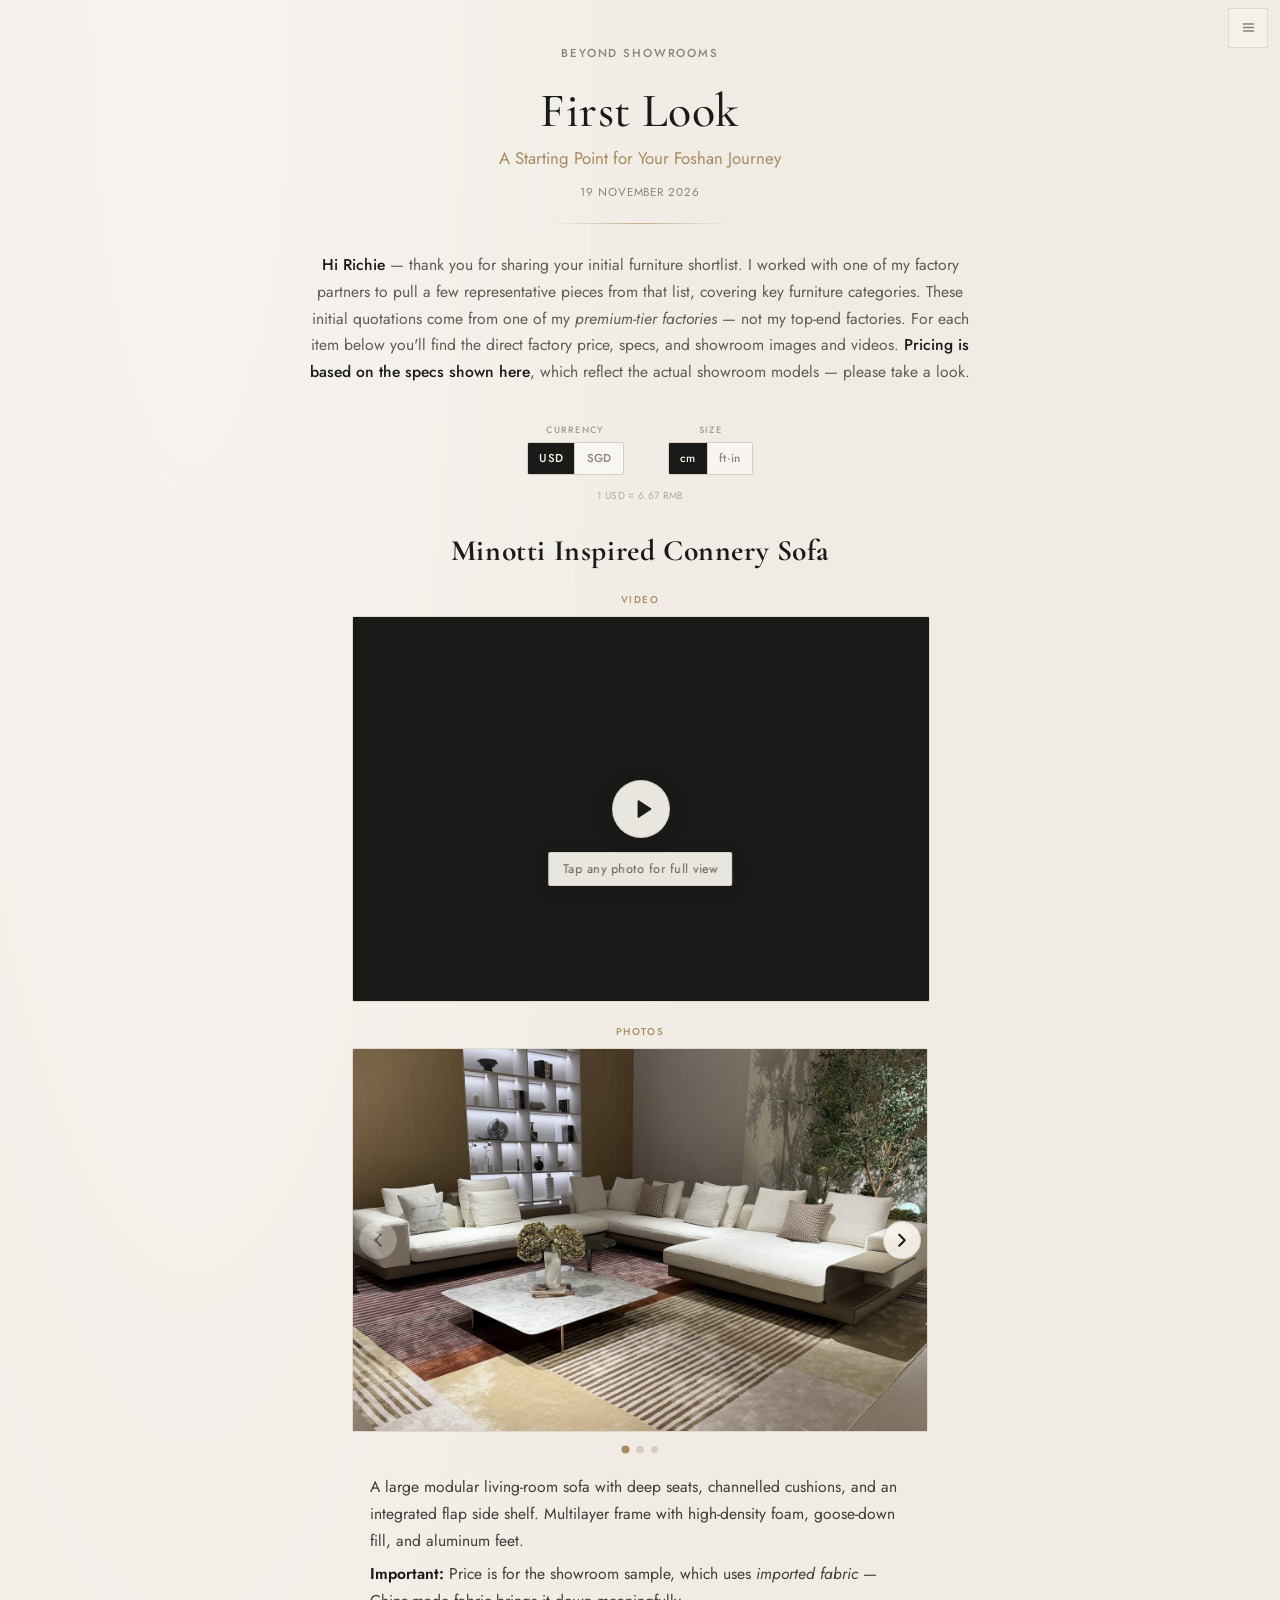
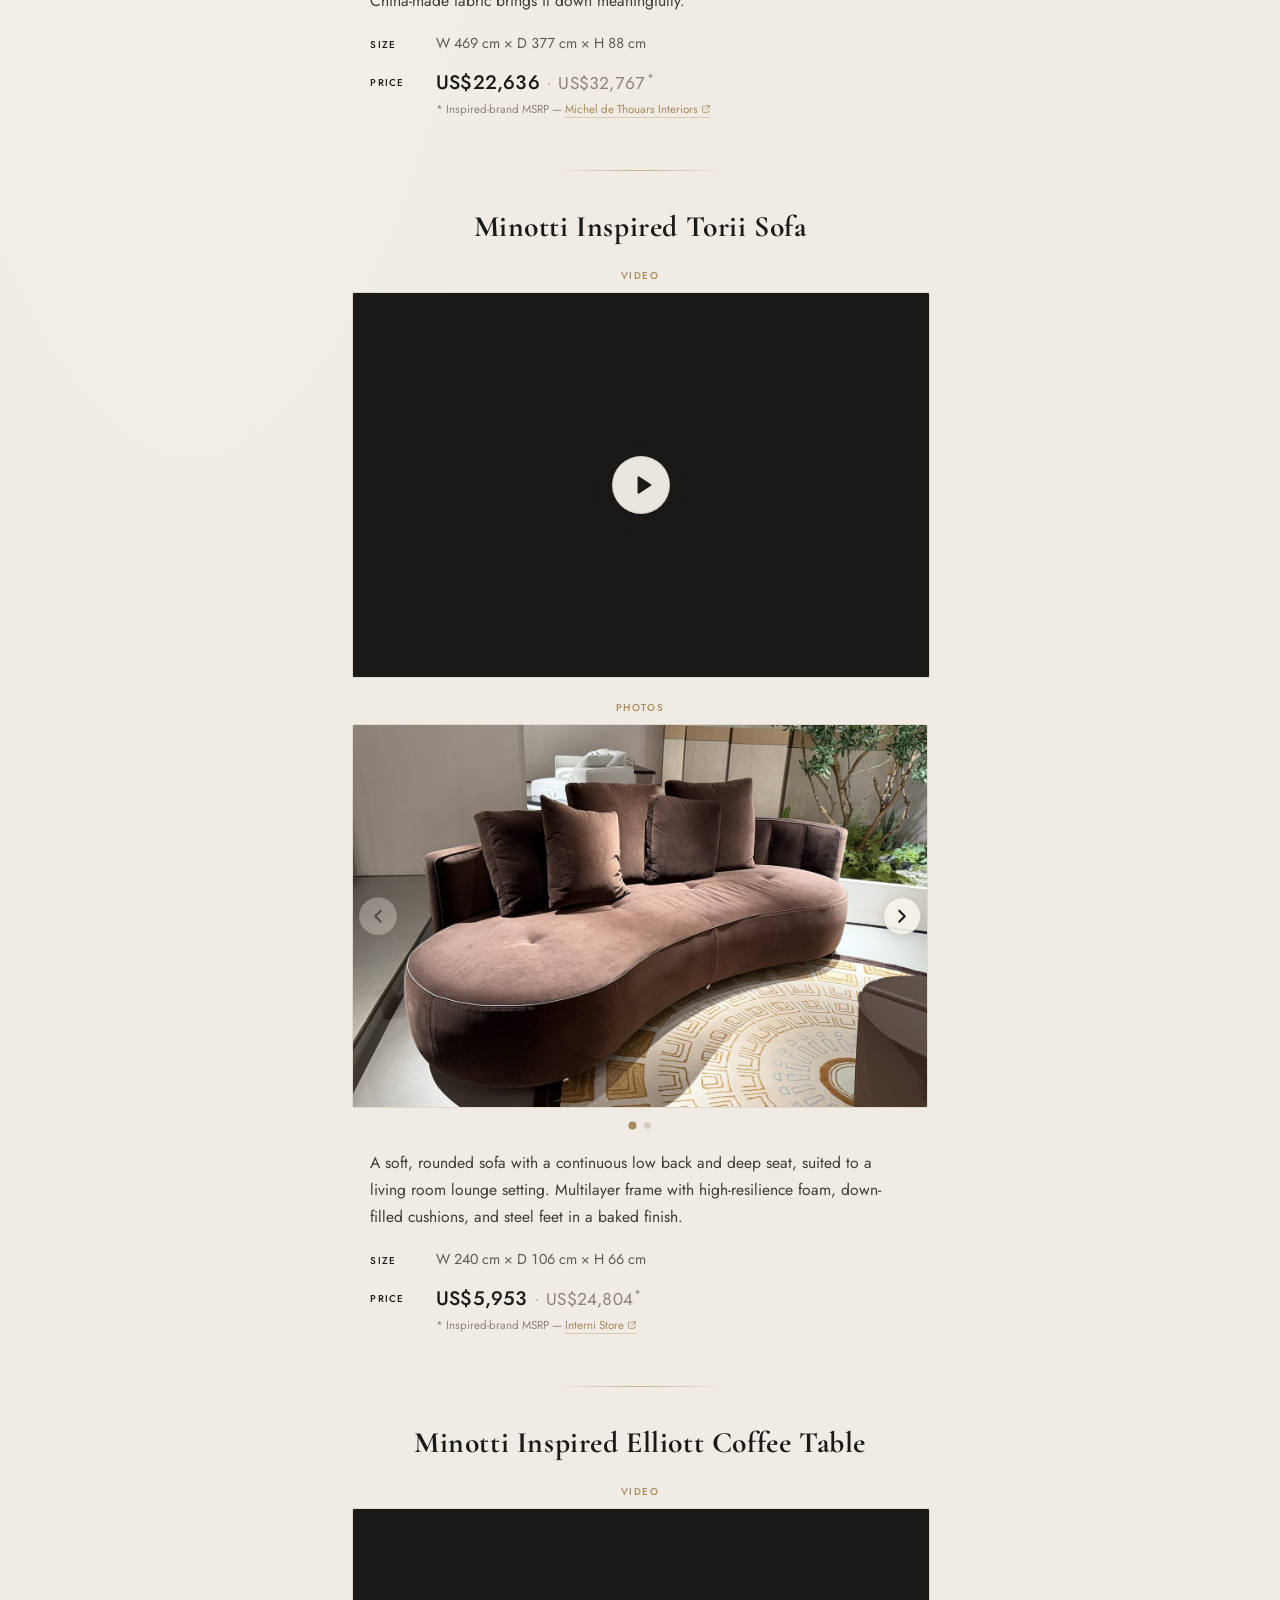
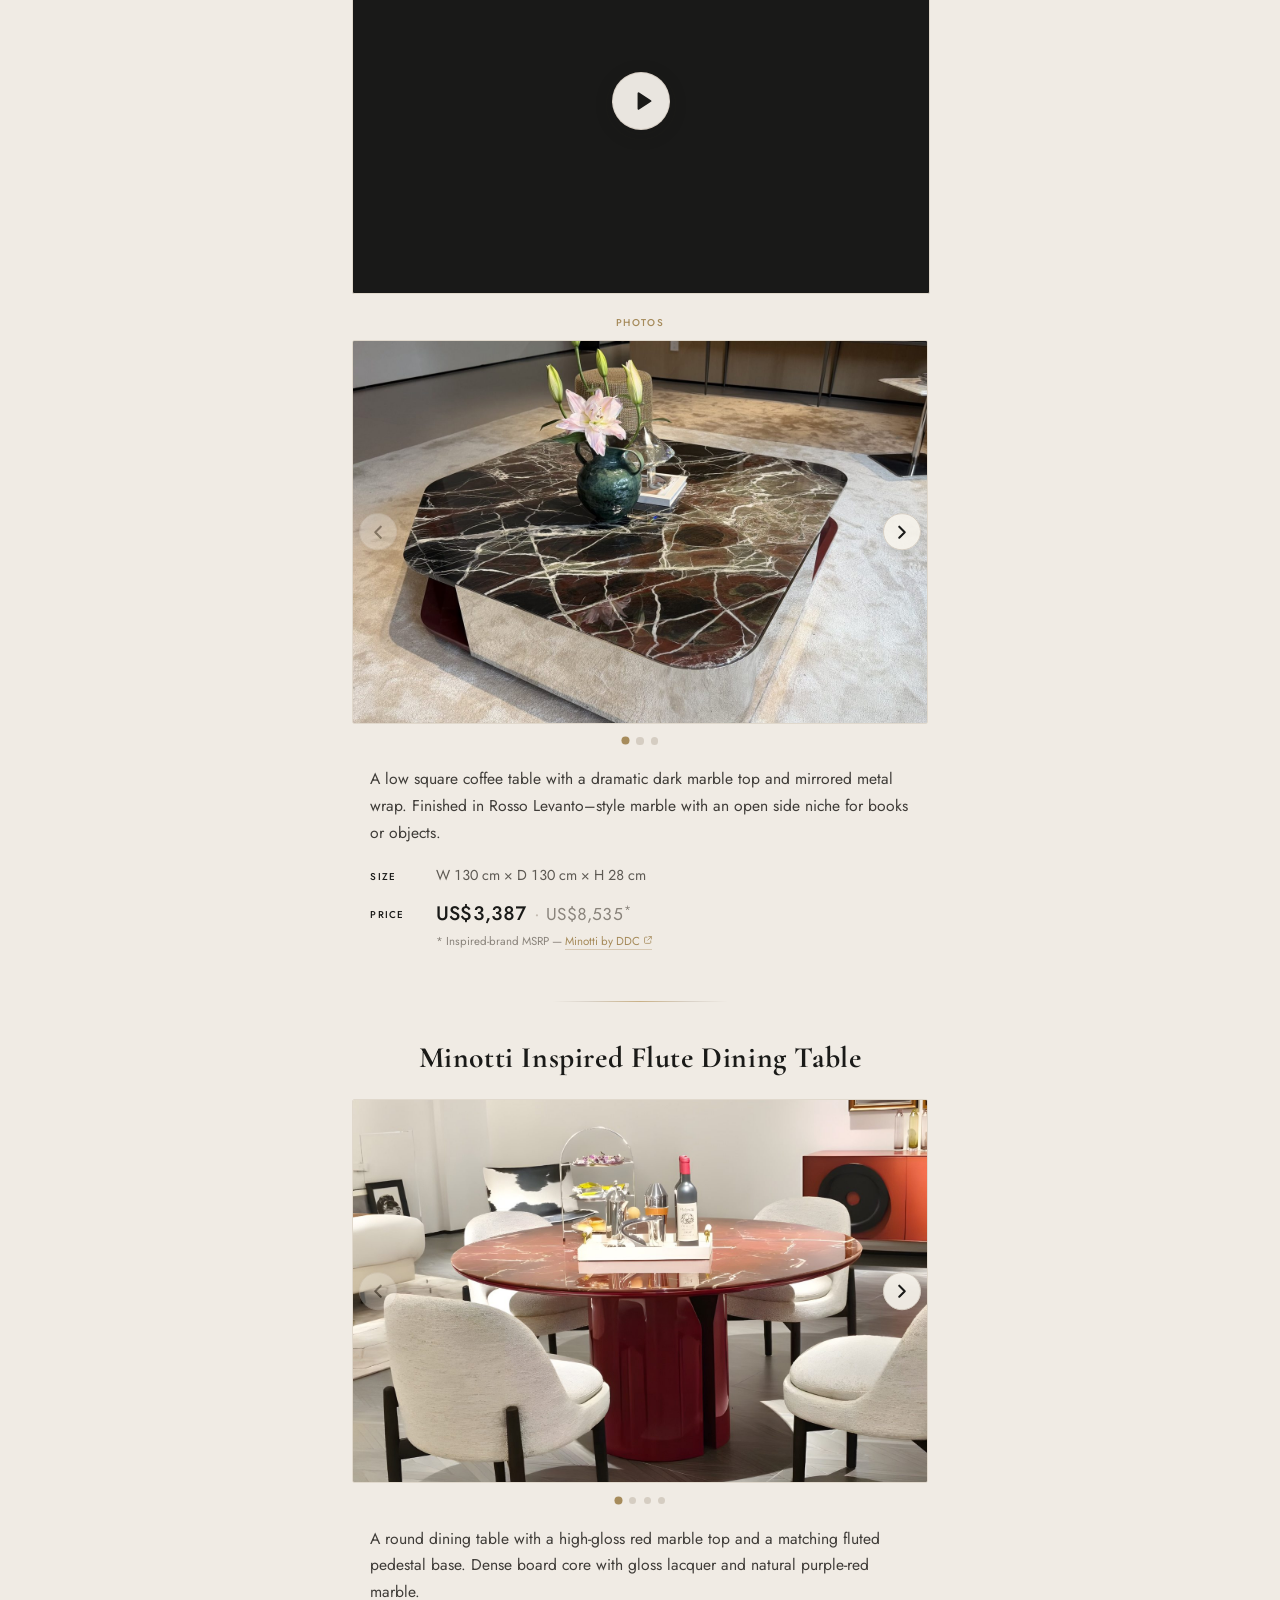
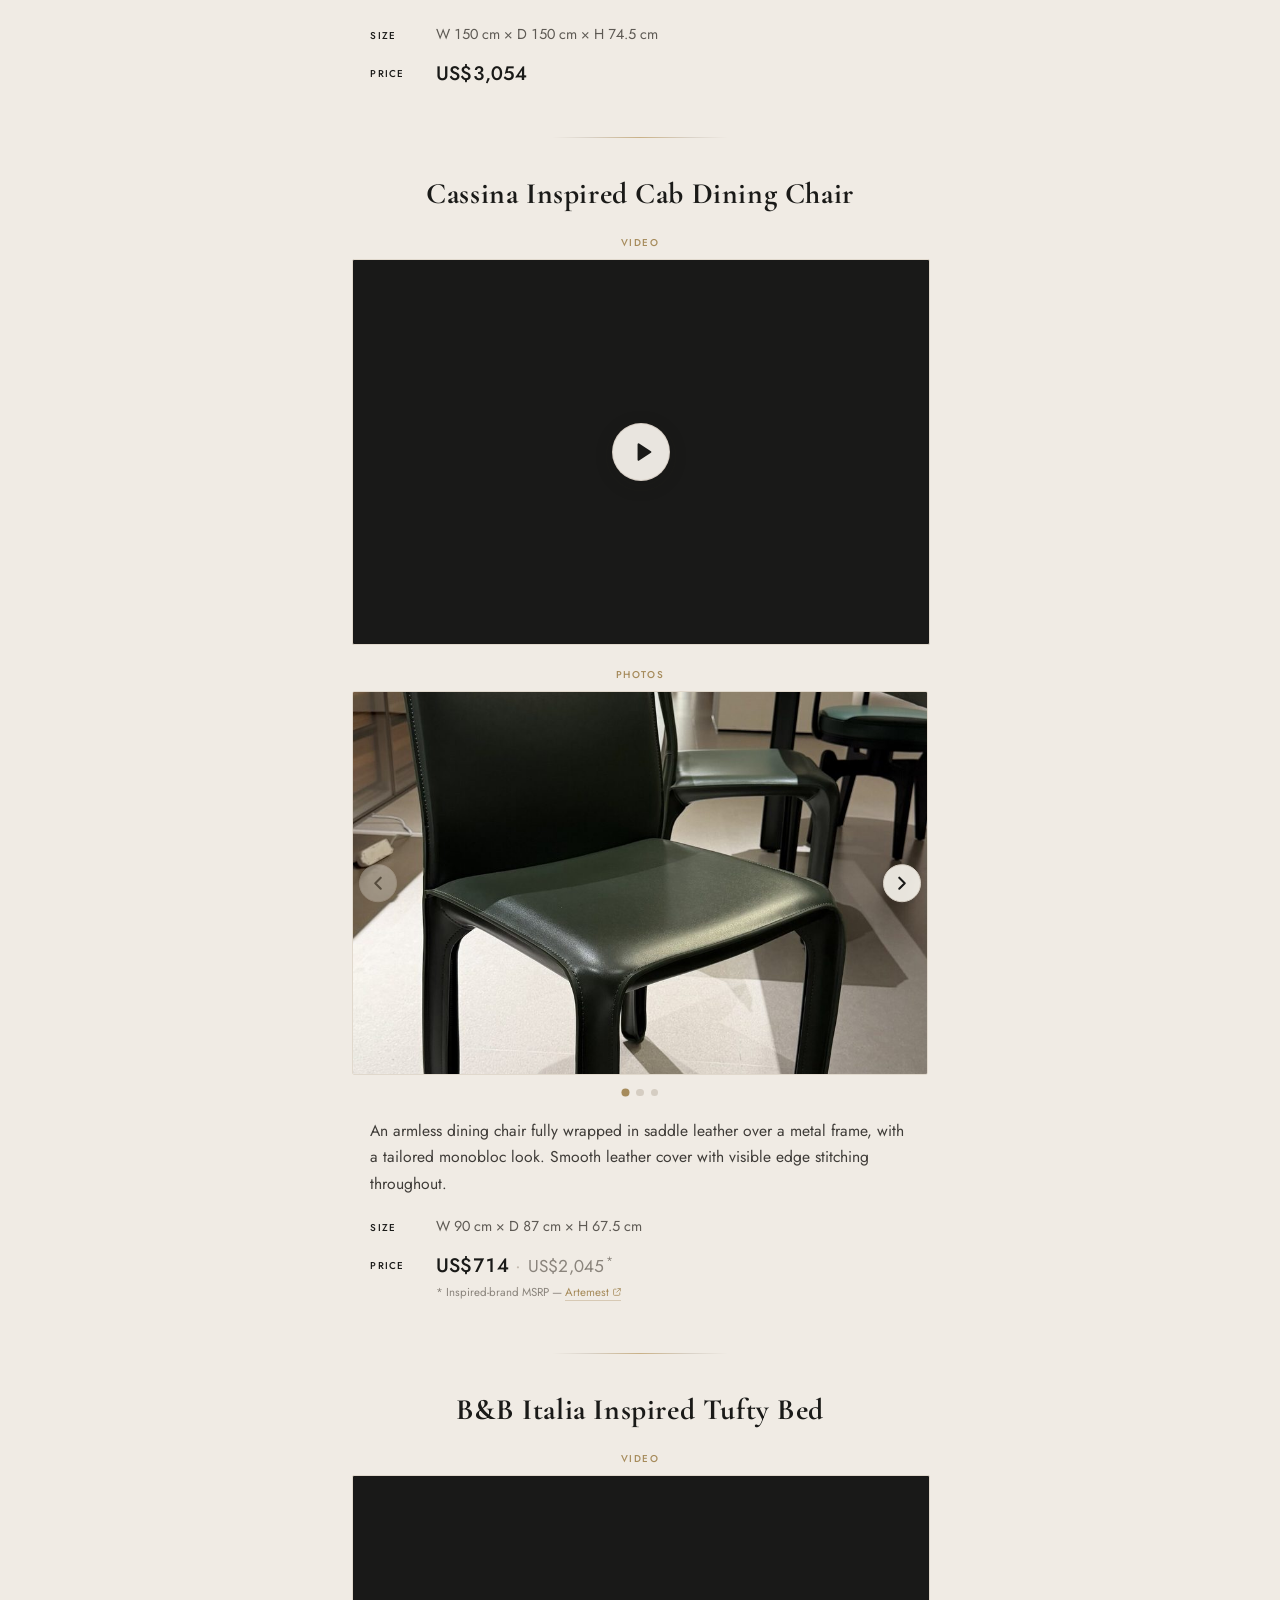
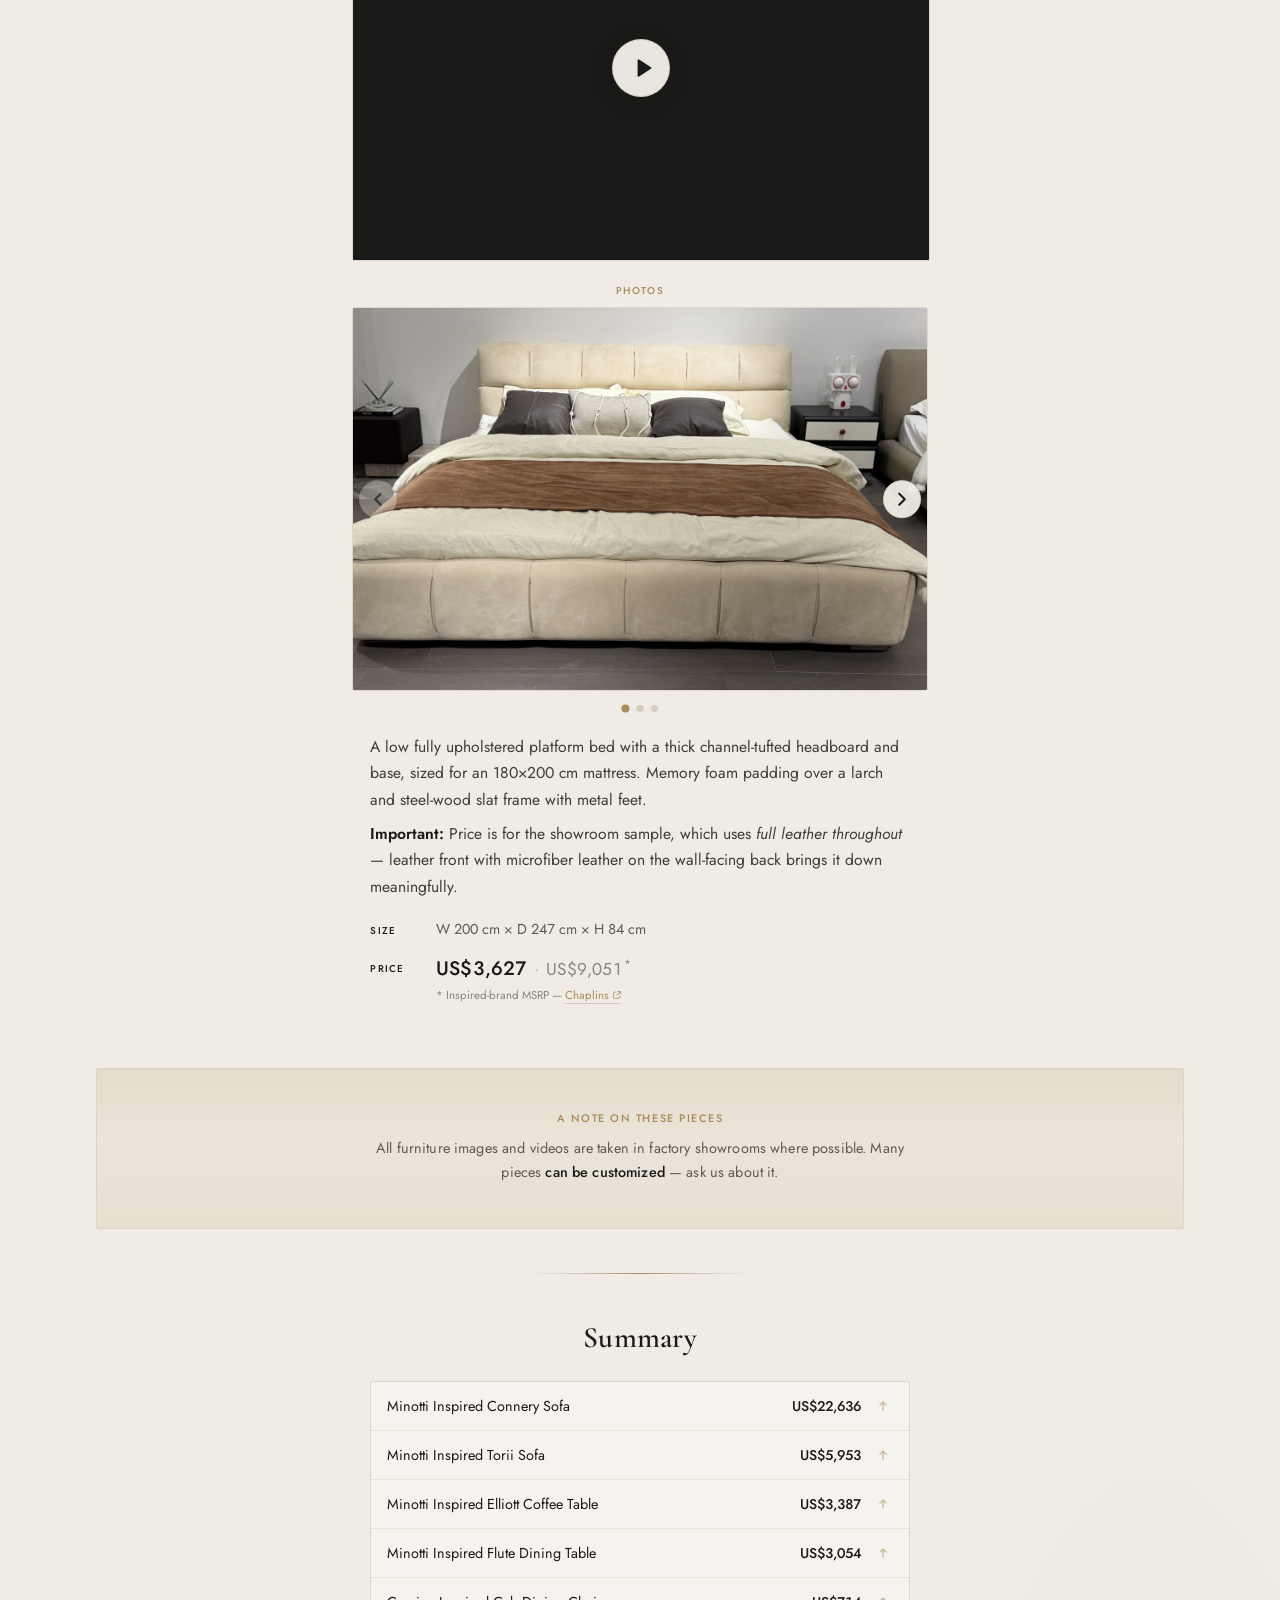
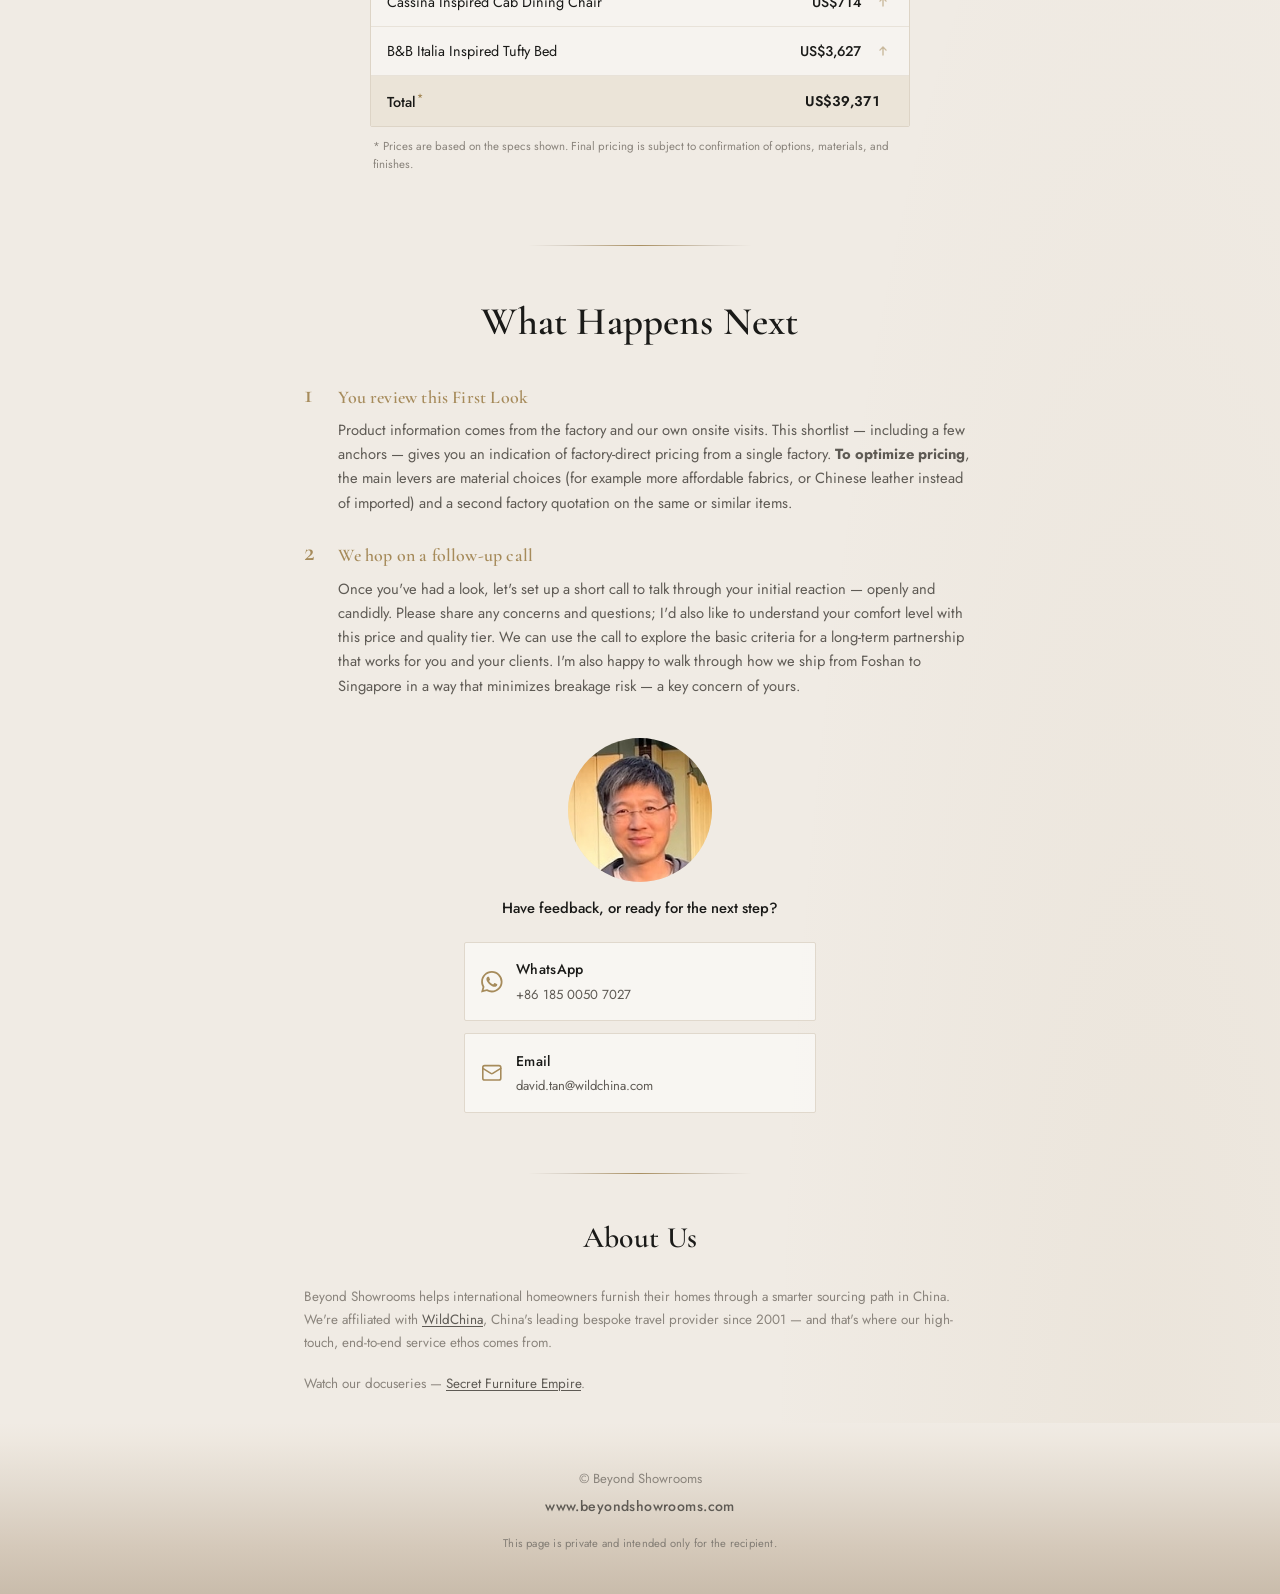
<file: sg_rch_W7n/1_firstlook/index.html>
<!DOCTYPE html>
<html lang="en">
<head>
    <meta charset="UTF-8">
    <meta name="viewport" content="width=device-width, initial-scale=1">
    <meta name="robots" content="noindex, nofollow">
    <meta name="description" content="Private First Look — Beyond Showrooms">
    <title>First Look — Private Document | Beyond Showrooms</title>
    <link rel="preconnect" href="https://fonts.googleapis.com">
    <link rel="preconnect" href="https://fonts.gstatic.com" crossorigin>
    <link href="https://fonts.googleapis.com/css2?family=Cormorant+Garamond:ital,wght@0,400;0,500;0,600;0,700;1,400&family=Jost:wght@300;400;500;600&display=swap" rel="stylesheet">
    <link rel="stylesheet" href="../../style.css">
</head>
<body>
<main class="fl-page fl-page--single-column fl-page--products">

    <!--
      ═══════════════════════════════════════════════════════════
      HEADER — personalize via intro greeting + <title> / meta
      ═══════════════════════════════════════════════════════════
    -->
    <header class="fl-header">
        <p class="fl-header__brand">Beyond Showrooms</p>
        <h1 class="fl-header__title">First Look</h1>
        <p class="fl-header__subtitle">A Starting Point for Your Foshan Journey</p>
        <!-- ▼ Update this date whenever you send or revise the proposal -->
        <p class="fl-header__date">19 November 2026</p>
        <hr class="fl-header__rule">
    </header>

    <!-- ▼ Edit client name in the greeting below -->
    <p class="fl-intro">
        <strong>Hi Richie</strong> — thank you for sharing your initial furniture shortlist. I worked with one of my factory partners to pull a few representative pieces from that list, covering key furniture categories. These initial quotations come from one of my <em>premium-tier factories</em> — not my top-end factories. For each item below you'll find the direct factory price, specs, and showroom images and videos. <strong>Pricing is based on the specs shown here</strong>, which reflect the actual showroom models — please take a look.
    </p>

    <!-- Product sections (built from FIRST_LOOK_CONFIG.products) -->
    <div id="fl-rooms" class="fl-rooms"></div>

    <aside class="fl-sourcing" aria-label="A note on these pieces">
        <p class="fl-sourcing__label">A note on these pieces</p>
        <p class="fl-sourcing__body">All furniture images and videos are taken in factory showrooms where possible. Many pieces <strong>can be customized</strong> — ask us about it.</p>
    </aside>

    <section class="fl-next" aria-labelledby="fl-next-title">
        <h2 id="fl-next-title" class="fl-next__title">What Happens Next</h2>
        <ol class="fl-steps">
            <li class="fl-step">
                <h3 class="fl-step__heading">You review this First Look</h3>
                <p class="fl-step__body">Product information comes from the factory and our own onsite visits. This shortlist — including a few anchors — gives you an indication of factory-direct pricing from a single factory. <strong>To optimize pricing</strong>, the main levers are material choices (for example more affordable fabrics, or Chinese leather instead of imported) and a second factory quotation on the same or similar items.</p>
            </li>
            <li class="fl-step">
                <h3 class="fl-step__heading">We hop on a follow-up call</h3>
                <p class="fl-step__body">Once you've had a look, let's set up a short call to talk through your initial reaction — openly and candidly. Please share any concerns and questions; I'd also like to understand your comfort level with this price and quality tier. We can use the call to explore the basic criteria for a long-term partnership that works for you and your clients. I'm also happy to walk through how we ship from Foshan to Singapore in a way that minimizes breakage risk — a key concern of yours.</p>
            </li>
        </ol>
        <div class="fl-contact">
            <div class="fl-contact__person">
                <img
                    class="fl-contact__photo"
                    src="../../david.jpg"
                    alt="David — Beyond Showrooms"
                    width="144"
                    height="144"
                    loading="lazy"
                    decoding="async"
                >
                <p class="fl-contact__prompt"><strong>Have feedback, or ready for the next step?</strong></p>
            </div>
            <div class="fl-contact__options">
                <a
                    class="fl-contact__option"
                    href="https://wa.me/8618500507027"
                    target="_blank"
                    rel="noopener noreferrer"
                >
                    <svg class="fl-contact__icon" viewBox="0 0 24 24" fill="currentColor" aria-hidden="true"><path d="M17.472 14.382c-.297-.149-1.758-.867-2.03-.967-.273-.099-.471-.148-.67.15-.197.297-.767.966-.94 1.164-.173.199-.347.223-.644.075-.297-.15-1.255-.463-2.39-1.475-.883-.788-1.48-1.761-1.653-2.059-.173-.297-.018-.458.13-.606.134-.133.298-.347.446-.52.149-.174.198-.298.298-.497.099-.198.05-.371-.025-.52-.075-.149-.669-1.612-.916-2.207-.242-.579-.487-.5-.669-.51-.173-.008-.371-.01-.57-.01-.198 0-.52.074-.792.372-.272.297-1.04 1.016-1.04 2.479 0 1.462 1.065 2.875 1.213 3.074.149.198 2.096 3.2 5.077 4.487.709.306 1.262.489 1.694.625.712.227 1.36.195 1.871.118.571-.085 1.758-.719 2.006-1.413.248-.694.248-1.289.173-1.413-.074-.124-.272-.198-.57-.347m-5.421 7.403h-.004a9.87 9.87 0 0 1-5.031-1.378l-.361-.214-3.741.982.998-3.648-.235-.374a9.86 9.86 0 0 1-1.51-5.26c.001-5.45 4.436-9.884 9.888-9.884 2.64 0 5.122 1.03 6.988 2.898a9.825 9.825 0 0 1 2.893 6.994c-.003 5.45-4.435 9.884-9.885 9.884m8.413-18.297A11.815 11.815 0 0 0 12.05 0C5.495 0 .16 5.335.157 11.892c0 2.096.547 4.142 1.588 5.945L.057 24l6.305-1.654a11.882 11.882 0 0 0 5.683 1.448h.005c6.554 0 11.89-5.335 11.893-11.893a11.821 11.821 0 0 0-3.48-8.413z"/></svg>
                    <span class="fl-contact__text">
                        <span class="fl-contact__label">WhatsApp</span>
                        <span class="fl-contact__detail">+86 185 0050 7027</span>
                    </span>
                </a>
                <a
                    class="fl-contact__option"
                    href="mailto:david.tan@wildchina.com?subject=My%20home%20project"
                >
                    <svg class="fl-contact__icon" viewBox="0 0 24 24" fill="none" stroke="currentColor" stroke-width="1.75" stroke-linecap="round" stroke-linejoin="round" aria-hidden="true"><rect x="2" y="4" width="20" height="16" rx="2"/><path d="m22 7-8.97 5.7a1.94 1.94 0 0 1-2.06 0L2 7"/></svg>
                    <span class="fl-contact__text">
                        <span class="fl-contact__label">Email</span>
                        <span class="fl-contact__detail">david.tan@wildchina.com</span>
                    </span>
                </a>
            </div>
        </div>
    </section>

    <section class="fl-about" aria-labelledby="fl-about-title">
        <h2 id="fl-about-title" class="fl-about__title">About Us</h2>
        <p>
            Beyond Showrooms helps international homeowners furnish their homes through a smarter sourcing path in China. We're affiliated with <a href="https://www.wildchina.com" target="_blank" rel="noopener noreferrer">WildChina</a>, China's leading bespoke travel provider since 2001 — and that's where our high-touch, end-to-end service ethos comes from.
        </p>
        <p>
            Watch our docuseries — <a href="https://www.youtube.com/playlist?list=PLem0TGDnDhbR_qDtnVKB2VRIXDtdB-se5" target="_blank" rel="noopener noreferrer">Secret Furniture Empire</a>.
        </p>
    </section>

    <footer class="fl-footer fl-footer--closing">
        <p class="fl-footer__copy">&copy; Beyond Showrooms</p>
        <p class="fl-footer__site"><a href="https://www.beyondshowrooms.com" target="_blank" rel="noopener noreferrer">www.beyondshowrooms.com</a></p>
        <p class="fl-footer__privacy">This page is private and intended only for the recipient.</p>
    </footer>

</main>

<!--
  ════════════════════════════════════════════════════════════════
  // PRODUCTS — edit FIRST_LOOK_CONFIG.products below
  Media files live in THIS folder next to index.html.

  pageLayout: "products"  → grouped by product, carousels + optional video
  videos[] first (stacked), then images[] (carousel)

  priceRmb + sizeCm are canonical. Details: description → Size/Price meta → optional MSRP footnote.
  sizeCm: { w, d, h }  OR  [{ label, w, d, h }, ...] for multi-piece items
  (e.g. chair + footrest). Labels appear in Size; cm|ft·in toggles all.
  Optional retail ref: msrpUsd, msrpSource, msrpUrl (quiet footnote; omitted from Summary).
  pricingUi: 'inspired-ref' → no RMB; US$/S$ labels; Inspired-brand MSRP follows currency toggle.
  Summary Total* uses summaryFootnote below (default text in lightbox.js if omitted;
  set summaryFootnote: false to hide).
  Page toggles: cm|ft·in and USD|secondary currency (default EUR).
  Edit FX below per proposal.

  After dropping new photos, run:  python3 resize_images.py
  Never use the word "replica". Prefer "designer-inspired".
  ════════════════════════════════════════════════════════════════
-->
<script>
window.FIRST_LOOK_CONFIG = {
    pageLayout: 'products',
    galleryLayout: 'single-column',
    floatingProductMenu: true,
    scrollPhotoHint: true,
    /* ▼ Client pricing: factory price · Inspired-brand MSRP*; no RMB; currency-matched labels */
    pricingUi: 'inspired-ref',
    /* ▼ Summary Total* footnote (omit to use lightbox.js default; false to hide) */
    summaryFootnote: 'Prices are based on the specs shown. Final pricing is subject to confirmation of options, materials, and finishes.',
    /* ▼ Edit rates when preparing a proposal (RMB per 1 unit of that currency) */
    rmbPerUsd: 6.67,
    secondaryCurrency: {
        code: 'SGD',
        symbol: 'S$',
        rmbPerUnit: 5.17
    },
    products: [
        {
            id: 'minotti-connery-sofa',
            title: 'Minotti Inspired Connery Sofa',
            priceRmb: 150983,
            msrpUsd: 32767,
            msrpSource: 'Michel de Thouars Interiors',
            msrpUrl: 'https://micheldethouarsinteriors.com/products/minotti-connery-01-configuration-479x377-stof-tibet-naturale-m2430678163-mp-compleet-20261010',
            sizeCm: { w: 469, d: 377, h: 88 },
            description: '<p>A large modular living-room sofa with deep seats, channelled cushions, and an integrated flap side shelf. Multilayer frame with high-density foam, goose-down fill, and aluminum feet.</p><p><strong>Important:</strong> Price is for the showroom sample, which uses <em>imported fabric</em> — China-made fabric brings it down meaningfully.</p>',
            videos: [
                { src: 'minotti_connery_sofa_vid_1.mp4', alt: 'Minotti inspired Connery sofa — showroom video' }
            ],
            images: [
                { src: 'minotti_connery_sofa_img_1.jpg', alt: 'Minotti inspired Connery sofa — living room composition' },
                { src: 'minotti_connery_sofa_img_2.jpg', alt: 'Minotti inspired Connery sofa — alternate view' },
                { src: 'minotti_connery_sofa_img_3.jpg', alt: 'Minotti inspired Connery sofa — detail view' }
            ]
        },
        {
            id: 'minotti-torii-sofa',
            title: 'Minotti Inspired Torii Sofa',
            priceRmb: 39705,
            msrpUsd: 24804,
            msrpSource: 'Interni Store',
            msrpUrl: 'https://www.internistore.com/en/product/torii-cream-sofa-2pcs/',
            sizeCm: { w: 240, d: 106, h: 66 },
            description: 'A soft, rounded sofa with a continuous low back and deep seat, suited to a living room lounge setting. Multilayer frame with high-resilience foam, down-filled cushions, and steel feet in a baked finish.',
            videos: [
                { src: 'minotti_torii_sofa_vid_1.mp4', alt: 'Minotti inspired Torii sofa — showroom video' }
            ],
            images: [
                { src: 'minotti_torii_sofa_img_1.jpg', alt: 'Minotti inspired Torii sofa — front view' },
                { src: 'minotti_torii_sofa_img_2.jpg', alt: 'Minotti inspired Torii sofa — alternate view' }
            ]
        },
        {
            id: 'minotti-elliott-coffee-table',
            title: 'Minotti Inspired Elliott Coffee Table',
            priceRmb: 22593,
            msrpUsd: 8535,
            msrpSource: 'Minotti by DDC',
            msrpUrl: 'https://www.minottibyddc.com/model/elliot-coffee-table/',
            sizeCm: { w: 130, d: 130, h: 28 },
            description: 'A low square coffee table with a dramatic dark marble top and mirrored metal wrap. Finished in Rosso Levanto–style marble with an open side niche for books or objects.',
            videos: [
                { src: 'minotti_elliott_coffee_table_vid_1.mp4', alt: 'Minotti inspired Elliott coffee table — showroom video' }
            ],
            images: [
                { src: 'minotti_elliott_coffee_table_img_1.jpg', alt: 'Minotti inspired Elliott coffee table — marble top view' },
                { src: 'minotti_elliott_coffee_table_img_2.jpg', alt: 'Minotti inspired Elliott coffee table — side niche detail' },
                { src: 'minotti_elliott_coffee_table_img_3.jpg', alt: 'Minotti inspired Elliott coffee table — full view' }
            ]
        },
        {
            id: 'minotti-flute-dining-table',
            title: 'Minotti Inspired Flute Dining Table',
            priceRmb: 20370,
            sizeCm: { w: 150, d: 150, h: 74.5 },
            description: 'A round dining table with a high-gloss red marble top and a matching fluted pedestal base. Dense board core with gloss lacquer and natural purple-red marble.',
            videos: [],
            images: [
                { src: 'minotti_flute_dining_table_img_1.jpg', alt: 'Minotti inspired Flute dining table — set view' },
                { src: 'minotti_flute_dining_table_img_2.jpg', alt: 'Minotti inspired Flute dining table — marble top' },
                { src: 'minotti_flute_dining_table_img_3.jpg', alt: 'Minotti inspired Flute dining table — pedestal detail' },
                { src: 'minotti_flute_dining_table_img_4.jpg', alt: 'Minotti inspired Flute dining table — alternate view' }
            ]
        },
        {
            id: 'cassina-cab-dining-chair',
            title: 'Cassina Inspired Cab Dining Chair',
            priceRmb: 4762,
            msrpUsd: 2045,
            msrpSource: 'Artemest',
            msrpUrl: 'https://artemest.com/products/cab-412-by-mario-bellini-black',
            sizeCm: { w: 90, d: 87, h: 67.5 },
            description: 'An armless dining chair fully wrapped in saddle leather over a metal frame, with a tailored monobloc look. Smooth leather cover with visible edge stitching throughout.',
            videos: [
                { src: 'cassina_cab_dining_chair_vid_1.mp4', alt: 'Cassina inspired Cab dining chair — showroom video' }
            ],
            images: [
                { src: 'cassina_cab_dining_chair_img_1.jpg', alt: 'Cassina inspired Cab dining chair — three-quarter view' },
                { src: 'cassina_cab_dining_chair_img_2.jpg', alt: 'Cassina inspired Cab dining chair — leather detail' },
                { src: 'cassina_cab_dining_chair_img_3.jpg', alt: 'Cassina inspired Cab dining chair — alternate view' }
            ]
        },
        {
            id: 'bb-tufty-bed',
            title: 'B&B Italia Inspired Tufty Bed',
            priceRmb: 24192,
            msrpUsd: 9051,
            msrpSource: 'Chaplins',
            msrpUrl: 'https://chaplins.co.uk/shop/bb-italia-tufty-bed.html',
            sizeCm: { w: 200, d: 247, h: 84 },
            description: '<p>A low fully upholstered platform bed with a thick channel-tufted headboard and base, sized for an 180×200 cm mattress. Memory foam padding over a larch and steel-wood slat frame with metal feet.</p><p><strong>Important:</strong> Price is for the showroom sample, which uses <em>full leather throughout</em> — leather front with microfiber leather on the wall-facing back brings it down meaningfully.</p>',
            videos: [
                { src: 'b&b_tufty_bed_vid_1.mp4', alt: 'B&B Italia inspired Tufty bed — showroom video' }
            ],
            images: [
                { src: 'b&b_tufty_bed_img_1.jpg', alt: 'B&B Italia inspired Tufty bed — front view' },
                { src: 'b&b_tufty_bed_img_2.jpg', alt: 'B&B Italia inspired Tufty bed — headboard detail' },
                { src: 'b&b_tufty_bed_img_3.jpg', alt: 'B&B Italia inspired Tufty bed — side view' }
            ]
        }
    ]
};
</script>
<script src="../../lightbox.js"></script>
</body>
</html>
</file>
<file: style.css>
/**
 * Beyond Showrooms — First Look (shared styles)
 * Shared by #0_template/*, #1_drafts/* (via symlinks), and live client folders (e.g. ind_hrsh/*/index.html).
 * Visual language matches the homepage collections modal.
 *
 * Tokens are inlined (not CSS variables) for maximum compatibility.
 * Palette / type match founder homepage: Cormorant + Jost, warm paper, charcoal ink.
 */

*, *::before, *::after {
    box-sizing: border-box;
}

html {
    scroll-behavior: smooth;
}

body {
    margin: 0;
    font-family: 'Jost', system-ui, -apple-system, sans-serif;
    font-size: 1rem;
    font-weight: 400;
    line-height: 1.65;
    color: #1a1a18;
    background-color: #f0ebe4;
    background-image:
        radial-gradient(ellipse 80% 50% at 15% 0%, rgba(255, 255, 255, 0.45) 0%, transparent 55%),
        radial-gradient(ellipse 60% 40% at 90% 100%, rgba(166, 139, 91, 0.07) 0%, transparent 50%);
    -webkit-font-smoothing: antialiased;
    -moz-osx-font-smoothing: grayscale;
}

img {
    display: block;
    max-width: 100%;
    height: auto;
}

a {
    color: #1a1a18;
    text-decoration-thickness: 1px;
    text-underline-offset: 0.18em;
    transition: color 0.22s cubic-bezier(0.22, 1, 0.36, 1);
}

a:hover {
    color: #a68b5b;
}

button {
    font: inherit;
    color: inherit;
    background: none;
    border: none;
    cursor: pointer;
    padding: 0;
}

.fl-page {
    max-width: 68rem;
    margin: 0 auto;
    padding: 0 clamp(1.15rem, 4vw, 2.25rem) 4.5rem;
}

/* ─── Header ─── */

.fl-header {
    padding: 2.75rem 0 1.75rem;
    text-align: center;
}

.fl-header__brand {
    margin: 0 0 1.35rem;
    font-family: 'Jost', system-ui, -apple-system, sans-serif;
    font-size: 0.72rem;
    font-weight: 500;
    letter-spacing: 0.16em;
    text-transform: uppercase;
    color: #8a847c;
}

.fl-header__title {
    margin: 0 0 0.45rem;
    font-family: 'Cormorant Garamond', Georgia, 'Times New Roman', serif;
    font-size: clamp(2.15rem, 6vw, 3rem);
    font-weight: 500;
    line-height: 1.1;
    letter-spacing: 0.01em;
}

.fl-header__subtitle {
    margin: 0 0 0.65rem;
    font-size: clamp(0.92rem, 2.2vw, 1.05rem);
    font-weight: 400;
    color: #a68b5b;
}

.fl-header__date {
    margin: 0;
    font-size: 0.72rem;
    font-weight: 400;
    letter-spacing: 0.08em;
    text-transform: uppercase;
    color: #8a847c;
}

.fl-versions {
    display: flex;
    align-items: center;
    justify-content: center;
    flex-wrap: wrap;
    gap: 0.35rem 0.45rem;
    margin: 1.15rem 0 0;
}

.fl-versions__link {
    font-size: 0.72rem;
    font-weight: 400;
    letter-spacing: 0.06em;
    color: #8a847c;
    text-decoration: none;
    padding: 0.28rem 0.7rem;
    border-radius: 2px;
    border: 1px solid transparent;
    transition: color 0.22s cubic-bezier(0.22, 1, 0.36, 1), background-color 0.22s cubic-bezier(0.22, 1, 0.36, 1), border-color 0.22s cubic-bezier(0.22, 1, 0.36, 1);
}

/* Inline 2-tab switcher: both tabs read as pills (filled active, outlined inactive) */
.fl-versions:not(.fl-versions--menu) .fl-versions__link:not(.is-current) {
    border-color: #c4bbb0;
    background-color: rgba(255, 255, 255, 0.28);
}

.fl-versions:not(.fl-versions--menu) .fl-versions__link:not(.is-current):hover {
    color: #1a1a18;
    border-color: #8a847c;
    background-color: rgba(255, 255, 255, 0.55);
}

.fl-versions:not(.fl-versions--menu) .fl-versions__sep {
    display: none;
}

.fl-versions:not(.fl-versions--menu) {
    gap: 0.4rem;
}

.fl-versions__link:hover {
    color: #1a1a18;
}

.fl-versions__link.is-current {
    color: #f7f3ec;
    background-color: #1a1a18;
    border-color: #1a1a18;
    pointer-events: none;
}

.fl-versions__sep {
    color: #c4bbb0;
    font-size: 0.72rem;
    line-height: 1;
    user-select: none;
}

/* Compact menu when 3+ related looks exist */
.fl-versions--menu {
    position: relative;
    display: inline-flex;
    margin-left: auto;
    margin-right: auto;
}

.fl-versions--menu .fl-versions__summary {
    list-style: none;
    cursor: pointer;
    font-size: 0.72rem;
    font-weight: 400;
    letter-spacing: 0.06em;
    color: #f7f3ec;
    background-color: #1a1a18;
    border: 1px solid #1a1a18;
    border-radius: 2px;
    padding: 0.28rem 0.7rem;
    display: inline-flex;
    align-items: center;
    gap: 0.4rem;
}

.fl-versions--menu .fl-versions__summary::-webkit-details-marker {
    display: none;
}

.fl-versions--menu .fl-versions__summary::after {
    content: '';
    width: 0.35rem;
    height: 0.35rem;
    border-right: 1.5px solid currentColor;
    border-bottom: 1.5px solid currentColor;
    transform: rotate(45deg) translateY(-1px);
    opacity: 0.85;
}

.fl-versions--menu[open] .fl-versions__summary::after {
    transform: rotate(-135deg) translateY(-1px);
}

.fl-versions__panel {
    position: absolute;
    top: calc(100% + 0.4rem);
    left: 50%;
    transform: translateX(-50%);
    z-index: 50;
    min-width: 11rem;
    padding: 0.35rem;
    background: #f7f3ec;
    border: 1px solid #d5cdc2;
    border-radius: 2px;
    box-shadow: 0 8px 24px rgba(26, 26, 24, 0.08);
    display: flex;
    flex-direction: column;
    gap: 0.15rem;
}

.fl-versions__panel .fl-versions__link {
    text-align: left;
    white-space: nowrap;
}

.fl-versions__panel .fl-versions__link.is-current {
    pointer-events: none;
}

.fl-header__rule {
    display: block;
    width: min(42vw, 11rem);
    height: 1px;
    margin: 1.35rem auto 0;
    border: 0;
    background: linear-gradient(
        90deg,
        transparent 0%,
        #d5cdc2 22%,
        #c4a97a 50%,
        #d5cdc2 78%,
        transparent 100%
    );
    opacity: 0.88;
}

/* ─── Intro ─── */

.fl-intro {
    max-width: 42rem;
    margin: 0 auto 2.25rem;
    font-size: 0.98rem;
    line-height: 1.7;
    color: #5e5a54;
    text-align: center;
}

.fl-intro p {
    margin: 0 0 0.85rem;
}

.fl-intro p:last-child {
    margin-bottom: 0;
}

.fl-intro strong {
    font-weight: 500;
    color: #1a1a18;
}

.fl-intro a {
    color: #8a7349;
    text-decoration: underline;
    text-decoration-thickness: 1px;
    text-underline-offset: 0.12em;
}

.fl-intro a:hover,
.fl-intro a:focus-visible {
    color: #1a1a18;
}

/* ─── Sticky room nav ─── */

.fl-room-nav {
    position: sticky;
    top: 0;
    z-index: 40;
    margin: 0 calc(-1 * clamp(1.15rem, 4vw, 2.25rem)) 2rem;
    padding: 0.7rem clamp(1.15rem, 4vw, 2.25rem);
    /* Full-width bar wash — keep midtone tinted so it doesn't read as "fading out" */
    background-color: #ebe4d8;
    background-image: linear-gradient(
        90deg,
        #d9d0c0 0%,
        #e8e0d3 22%,
        #efe8dc 50%,
        #e8e0d3 78%,
        #d9d0c0 100%
    );
    border-top: 1px solid #e0d8cc;
    border-bottom: 1px solid #e0d8cc;
}

.fl-room-nav__inner {
    display: flex;
    align-items: center;
    gap: 0.75rem;
    max-width: 68rem;
    margin: 0 auto;
}

.fl-room-nav__top {
    flex-shrink: 0;
    display: inline-flex;
    align-items: center;
    justify-content: center;
    width: 1.85rem;
    height: 1.85rem;
    color: #a68b5b;
    border: 1px solid #d5cdc2;
    border-radius: 2px;
    background: rgba(255, 255, 255, 0.45);
    transition: color 0.22s cubic-bezier(0.22, 1, 0.36, 1), border-color 0.22s cubic-bezier(0.22, 1, 0.36, 1), background-color 0.22s cubic-bezier(0.22, 1, 0.36, 1);
}

.fl-room-nav__top:hover {
    color: #1a1a18;
    border-color: #c4a97a;
    background: rgba(255, 255, 255, 0.85);
}

.fl-room-nav__list {
    display: flex;
    flex-wrap: nowrap;
    flex: 1 1 auto;
    min-width: 0;
    gap: 0.35rem 1.15rem;
    justify-content: flex-start;
    margin: 0;
    padding: 0;
    list-style: none;
    overflow-x: auto;
    overflow-y: hidden;
    -webkit-overflow-scrolling: touch;
    touch-action: pan-x;
    overscroll-behavior-x: contain;
    scrollbar-width: none;
    /* Soft edge fade hints that more rooms may sit off-screen */
    mask-image: linear-gradient(
        90deg,
        #000 0%,
        #000 calc(100% - 1.75rem),
        transparent 100%
    );
    -webkit-mask-image: linear-gradient(
        90deg,
        #000 0%,
        #000 calc(100% - 1.75rem),
        transparent 100%
    );
}

.fl-room-nav__list::-webkit-scrollbar {
    display: none;
}

.fl-room-nav__link {
    display: inline-block;
    white-space: nowrap;
    font-size: 0.78rem;
    font-weight: 400;
    letter-spacing: 0.04em;
    color: #8a847c;
    text-decoration: none;
    padding: 0.2rem 0;
    border-bottom: 1px solid transparent;
    transition: color 0.22s cubic-bezier(0.22, 1, 0.36, 1), border-color 0.22s cubic-bezier(0.22, 1, 0.36, 1);
}

.fl-room-nav__link:hover {
    color: #1a1a18;
}

.fl-room-nav__link.is-active {
    color: #1a1a18;
    border-bottom-color: #c4a97a;
}

/* Product pages: compact sticky bar + jump dropdown (long product names) */
.fl-room-nav--dropdown {
    padding-top: 0.55rem;
    padding-bottom: 0.55rem;
    overflow-x: clip;
}

.fl-room-nav--dropdown .fl-room-nav__inner {
    justify-content: center;
    gap: 0.55rem;
    width: 100%;
    max-width: 36rem;
    min-width: 0;
}

.fl-room-nav--dropdown .fl-room-nav__jump {
    position: relative;
    flex: 1 1 auto;
    min-width: 0;
    max-width: 100%;
}

.fl-room-nav--dropdown .fl-room-nav__jump-summary {
    position: relative;
    list-style: none;
    cursor: pointer;
    display: flex;
    flex-direction: row;
    align-items: center;
    width: 100%;
    max-width: 100%;
    margin: 0;
    padding: 0.55rem 2rem 0.55rem 0.85rem;
    font-size: 0.78rem;
    line-height: 1.35;
    color: #1a1a18;
    background: rgba(255, 255, 255, 0.55);
    border: 1px solid #d5cdc2;
    border-radius: 2px;
    transition: border-color 0.22s cubic-bezier(0.22, 1, 0.36, 1), background-color 0.22s cubic-bezier(0.22, 1, 0.36, 1);
}

.fl-room-nav--dropdown .fl-room-nav__jump-summary::-webkit-details-marker {
    display: none;
}

.fl-room-nav--dropdown .fl-room-nav__jump-summary::after {
    content: '';
    position: absolute;
    right: 0.85rem;
    top: 50%;
    width: 0.35rem;
    height: 0.35rem;
    margin-top: -0.2rem;
    border-right: 1.5px solid #8a847c;
    border-bottom: 1.5px solid #8a847c;
    transform: rotate(45deg);
    opacity: 0.9;
}

.fl-room-nav--dropdown .fl-room-nav__jump {
    position: relative;
}

.fl-room-nav--dropdown .fl-room-nav__jump[open] .fl-room-nav__jump-summary {
    border-color: #c4a97a;
    background: rgba(255, 255, 255, 0.92);
}

.fl-room-nav--dropdown .fl-room-nav__jump[open] .fl-room-nav__jump-summary::after {
    transform: rotate(-135deg);
    margin-top: -0.05rem;
}

.fl-room-nav--dropdown .fl-room-nav__jump-current {
    display: block;
    flex: 1 1 auto;
    min-width: 0;
    font-size: 0.78rem;
    font-weight: 400;
    letter-spacing: 0.02em;
    color: #1a1a18;
    overflow: hidden;
    text-overflow: ellipsis;
    white-space: nowrap;
}

.fl-room-nav--dropdown .fl-room-nav__jump-panel {
    position: absolute;
    top: calc(100% + 0.35rem);
    left: 0;
    right: 0;
    width: 100%;
    max-width: 100%;
    box-sizing: border-box;
    z-index: 55;
    padding: 0.35rem;
    background: #f7f3ec;
    border: 1px solid #d5cdc2;
    border-radius: 2px;
    box-shadow: 0 8px 24px rgba(26, 26, 24, 0.1);
    display: flex;
    flex-direction: column;
    gap: 0.1rem;
    max-height: min(50vh, 16rem);
    overflow-y: auto;
}

.fl-room-nav--dropdown .fl-room-nav__jump-panel .fl-room-nav__link {
    display: block;
    padding: 0.55rem 0.65rem;
    border-bottom: none;
    border-radius: 2px;
    white-space: normal;
    line-height: 1.45;
    text-decoration: none;
    transition: background-color 0.18s ease, color 0.18s ease;
}

.fl-room-nav--dropdown .fl-room-nav__jump-panel .fl-room-nav__link:hover {
    background: rgba(235, 228, 216, 0.75);
}

.fl-room-nav--dropdown .fl-room-nav__jump-panel .fl-room-nav__link.is-active {
    background: #1a1a18;
    color: #f7f3ec;
    pointer-events: none;
}

/* ─── Room sections ─── */

.fl-rooms {
    margin-bottom: 2.5rem;
}

/* ─── Series hub (config.seriesHub: true) ─── */

.fl-hub {
    margin: 0 0 2rem;
}

.fl-hub__intro {
    margin: 0 0 1.45rem;
    text-align: center;
}

.fl-hub__intro-lead {
    margin: 0;
    font-family: 'Cormorant Garamond', Georgia, 'Times New Roman', serif;
    font-size: clamp(1.08rem, 2.7vw, 1.28rem);
    font-weight: 700;
    line-height: 1.3;
    letter-spacing: 0.02em;
    color: #1a1a18;
    text-wrap: balance;
}

.fl-hub__intro-sub {
    margin: 0.35rem 0 0;
    font-size: 0.72rem;
    line-height: 1.45;
    letter-spacing: 0.03em;
    color: #9a8054;
    text-wrap: balance;
}

.fl-hub__list {
    display: grid;
    gap: 0.85rem;
}

.fl-hub__card {
    position: relative;
    display: block;
    width: 100%;
    margin: 0;
    padding: 0;
    border: 0;
    border-radius: 2px;
    overflow: hidden;
    cursor: pointer;
    background: #ebe4d8;
    text-align: left;
    min-height: 9.5rem;
    isolation: isolate;
}

.fl-hub__card:focus-visible {
    outline: 2px solid #a68b5b;
    outline-offset: 3px;
}

.fl-hub__image {
    position: absolute;
    inset: 0;
    width: 100%;
    height: 100%;
    object-fit: cover;
    transform: scale(1.02);
    transition: transform 0.45s cubic-bezier(0.22, 1, 0.36, 1);
}

.fl-hub__card:hover .fl-hub__image,
.fl-hub__card:focus-visible .fl-hub__image {
    transform: scale(1.06);
}

.fl-hub__overlay {
    position: relative;
    z-index: 1;
    display: flex;
    flex-direction: column;
    justify-content: flex-end;
    gap: 0.25rem;
    min-height: 9.5rem;
    padding: 1.15rem 1.1rem 1.05rem;
    color: #f7f3eb;
    background: linear-gradient(
        180deg,
        rgba(26, 26, 24, 0.12) 0%,
        rgba(26, 26, 24, 0.42) 48%,
        rgba(26, 26, 24, 0.78) 100%
    );
}

.fl-hub__name {
    font-family: 'Cormorant Garamond', Georgia, 'Times New Roman', serif;
    font-size: clamp(1.2rem, 3.2vw, 1.45rem);
    font-weight: 600;
    letter-spacing: 0.04em;
    line-height: 1.2;
    text-wrap: balance;
}

.fl-hub__meta {
    display: inline-flex;
    align-items: center;
    gap: 0.45rem;
    font-size: 0.78rem;
    letter-spacing: 0.06em;
    text-transform: uppercase;
    color: rgba(247, 243, 235, 0.82);
}

.fl-hub__arrow {
    display: inline-flex;
    align-items: center;
    justify-content: center;
    opacity: 0.9;
    transform: translateX(0);
    transition: transform 0.22s cubic-bezier(0.22, 1, 0.36, 1), opacity 0.22s ease;
}

.fl-hub__card:hover .fl-hub__arrow,
.fl-hub__card:focus-visible .fl-hub__arrow {
    transform: translateX(3px);
    opacity: 1;
}

.fl-page--series-hub.is-series-detail {
    padding-top: 0;
}

.fl-page--series-hub.is-series-detail .fl-rooms {
    margin-bottom: 2rem;
}

.fl-series-toolbar {
    position: sticky;
    top: 0;
    z-index: 40;
    box-sizing: border-box;
    /* Full-viewport sticky bar (break out of .fl-page padding / max-width) */
    width: 100vw;
    max-width: 100vw;
    margin: 0 0 1rem;
    margin-left: calc(50% - 50vw);
    padding: 0.75rem clamp(1.15rem, 4vw, 2.25rem) 0.8rem;
    background-color: #efe8dc;
    background-image: linear-gradient(
        90deg,
        #e4dccf 0%,
        #efe8dc 22%,
        #f3eee5 50%,
        #efe8dc 78%,
        #e4dccf 100%
    );
    border-bottom: 1px solid #e0d8cc;
}

.fl-series-back {
    display: inline-flex;
    align-items: center;
    gap: 0.45rem;
    margin: 0;
    padding: 0.4rem 0.2rem;
    border: 0;
    background: transparent;
    color: #1a1a18;
    font-size: 0.95rem;
    font-weight: 500;
    letter-spacing: 0.03em;
    cursor: pointer;
}

.fl-series-back:hover,
.fl-series-back:focus-visible {
    color: #8a7349;
}

.fl-series-back__arrow {
    font-size: 1.05rem;
    line-height: 1;
    color: #8a7349;
}

/* Series hub menu (config.seriesHubMenu — multiview proposals) */
.fl-hub-menu {
    z-index: 50;
    box-sizing: border-box;
}

/* Hub home: floating Menu only — no full-width bar, no back link */
.fl-hub-menu.is-hub {
    position: fixed;
    top: max(0.5rem, env(safe-area-inset-top, 0px));
    right: max(0.75rem, env(safe-area-inset-right, 0px));
    left: auto;
    width: auto;
    max-width: none;
    margin: 0;
    padding: 0;
    background: none;
    border: none;
    pointer-events: none;
}

.fl-hub-menu.is-hub .fl-hub-menu__inner {
    pointer-events: auto;
}

.fl-hub-menu.is-hub .fl-hub-menu__back {
    display: none !important;
}

.fl-hub-menu.is-hub .fl-hub-menu__jump-summary {
    display: inline-flex;
    align-items: center;
    justify-content: center;
    width: 2.35rem;
    height: 2.35rem;
    padding: 0;
    text-transform: none;
    letter-spacing: 0;
    font-weight: 400;
    color: #6f6a62;
    background: rgba(247, 243, 236, 0.72);
    border-color: rgba(213, 205, 194, 0.65);
    box-shadow: none;
    backdrop-filter: blur(6px);
    -webkit-backdrop-filter: blur(6px);
}

.fl-hub-menu.is-hub .fl-hub-menu__jump-summary:hover,
.fl-hub-menu.is-hub .fl-hub-menu__jump-summary:focus-visible {
    color: #1a1a18;
    border-color: #d5cdc2;
    background: rgba(247, 243, 236, 0.88);
}

.fl-hub-menu.is-hub .fl-hub-menu__jump-summary::after {
    display: none;
}

.fl-hub-menu.is-hub .fl-hub-menu__label {
    display: none;
}

.fl-hub-menu.is-hub .fl-hub-menu__glyph {
    display: flex;
    align-items: center;
    justify-content: center;
    line-height: 0;
}

.fl-hub-menu.is-hub .fl-hub-menu__glyph-grid,
.fl-hub-menu.is-hub .fl-hub-menu__glyph-burger {
    display: block;
    opacity: 0.82;
}

.fl-page--products:has(.fl-product-menu) .fl-product,
.fl-page--products:has(.fl-product-menu) .fl-summary,
.fl-page--products:has(.fl-product-menu) .fl-next {
    scroll-margin-top: 3.25rem;
}

.fl-hub-menu.is-series-detail .fl-hub-menu__glyph {
    display: none;
}

/* Series detail: sticky bar with back + Menu (unchanged intent) */
.fl-hub-menu.is-series-detail {
    position: sticky;
    top: 0;
    z-index: 45;
    width: 100vw;
    max-width: 100vw;
    margin: 0 calc(50% - 50vw) 0.85rem;
    padding: 0.55rem clamp(1.15rem, 4vw, 2.25rem) 0.6rem;
    background-color: #efe8dc;
    background-image: linear-gradient(
        90deg,
        #e4dccf 0%,
        #efe8dc 22%,
        #f3eee5 50%,
        #efe8dc 78%,
        #e4dccf 100%
    );
    border-bottom: 1px solid #e0d8cc;
}

.fl-hub-menu__inner {
    display: flex;
    align-items: center;
    justify-content: flex-end;
    gap: 0.75rem;
    max-width: 68rem;
    margin: 0 auto;
    min-height: 2.25rem;
}

.fl-hub-menu.is-series-detail .fl-hub-menu__inner {
    justify-content: space-between;
}

.fl-hub-menu__back {
    flex: 0 1 auto;
    min-width: 0;
    max-width: calc(100% - 5.5rem);
    text-align: left;
    overflow: hidden;
    text-overflow: ellipsis;
    white-space: nowrap;
}

.fl-hub-menu__jump {
    position: relative;
    flex: 0 0 auto;
}

.fl-hub-menu__jump-summary {
    position: relative;
    list-style: none;
    cursor: pointer;
    margin: 0;
    padding: 0.45rem 2rem 0.45rem 0.85rem;
    font-size: 0.82rem;
    font-weight: 500;
    letter-spacing: 0.06em;
    text-transform: uppercase;
    color: #1a1a18;
    background: rgba(255, 255, 255, 0.55);
    border: 1px solid #d5cdc2;
    border-radius: 2px;
    transition:
        border-color 0.22s cubic-bezier(0.22, 1, 0.36, 1),
        background-color 0.22s cubic-bezier(0.22, 1, 0.36, 1);
}

.fl-hub-menu__jump-summary::-webkit-details-marker {
    display: none;
}

.fl-hub-menu__jump-summary::after {
    content: '';
    position: absolute;
    right: 0.85rem;
    top: 50%;
    width: 0.35rem;
    height: 0.35rem;
    margin-top: -0.18rem;
    border-right: 1.5px solid #8a847c;
    border-bottom: 1.5px solid #8a847c;
    transform: rotate(45deg);
}

.fl-hub-menu__jump {
    position: relative;
}

.fl-hub-menu__jump[open] .fl-hub-menu__jump-summary {
    border-color: #c4a97a;
    background: rgba(255, 255, 255, 0.92);
}

.fl-hub-menu__jump[open] .fl-hub-menu__jump-summary::after {
    transform: rotate(-135deg);
    margin-top: -0.02rem;
}

.fl-hub-menu__jump-panel {
    position: absolute;
    top: calc(100% + 0.35rem);
    right: 0;
    width: max-content;
    min-width: 9.25rem;
    max-width: min(20rem, calc(100vw - 2.3rem));
    z-index: 60;
    padding: 0.35rem;
    background: #f7f3ec;
    border: 1px solid #d5cdc2;
    border-radius: 2px;
    box-shadow: 0 8px 24px rgba(26, 26, 24, 0.12);
    display: flex;
    flex-direction: column;
    gap: 0.08rem;
    max-height: min(
        78vh,
        calc(100dvh - env(safe-area-inset-top, 0px) - env(safe-area-inset-bottom, 0px) - 3.25rem)
    );
    overflow-y: auto;
    overscroll-behavior: contain;
    -webkit-overflow-scrolling: touch;
}

.fl-hub-menu__link {
    display: block;
    width: 100%;
    margin: 0;
    box-sizing: border-box;
    white-space: nowrap;
    padding: 0.55rem 0.65rem;
    border: 0;
    border-radius: 2px;
    background: transparent;
    text-align: left;
    font: inherit;
    font-size: 0.82rem;
    line-height: 1.45;
    letter-spacing: 0.02em;
    color: #1a1a18;
    cursor: pointer;
    transition: background-color 0.18s ease, color 0.18s ease;
}

.fl-hub-menu__link:hover,
.fl-hub-menu__link:focus-visible {
    background: rgba(235, 228, 216, 0.75);
    color: #1a1a18;
}

.fl-hub-menu__link.is-active {
    background: #1a1a18;
    color: #f7f3ec;
    pointer-events: none;
}

.fl-hub-menu__divider {
    height: 1px;
    margin: 0.25rem 0.35rem;
    background: #e0d8cc;
}

.fl-hub-menu__section {
    margin: 0.2rem 0 0.05rem;
    padding: 0.4rem 0.65rem 0.15rem;
    font-family: 'Cormorant Garamond', Georgia, 'Times New Roman', serif;
    font-size: 0.78rem;
    font-weight: 600;
    line-height: 1.35;
    letter-spacing: 0.06em;
    text-transform: uppercase;
    color: #8a7349;
}

.fl-hub-menu__link--section {
    font-family: 'Cormorant Garamond', Georgia, 'Times New Roman', serif;
    font-size: 0.86rem;
    font-weight: 600;
    letter-spacing: 0.04em;
    color: #8a7349;
}

.fl-page--series-hub:has(.fl-hub-menu.is-series-detail) .fl-summary,
.fl-page--series-hub:has(.fl-hub-menu.is-series-detail) .fl-next {
    scroll-margin-top: 3.25rem;
}

.fl-page--series-hub.is-series-detail .fl-product.fl-room {
    scroll-margin-top: 4.25rem;
}

.fl-category--series {
    margin-top: 0.25rem;
}

/* Series-top explainer (config.seriesNotes) — under prefs, before first product */
.fl-series-note {
    max-width: 36rem;
    margin: 0.35rem auto 1.85rem;
    padding: 1.05rem 1.15rem 1.1rem;
    border: 1px solid #d4b56a;
    border-radius: 2px;
    background: linear-gradient(180deg, #fff6e0 0%, #f7e7c4 100%);
    box-shadow: 0 1px 0 rgba(138, 115, 73, 0.12);
    box-sizing: border-box;
}

.fl-series-note__title {
    display: flex;
    align-items: center;
    justify-content: center;
    gap: 0.45rem;
    margin: 0 0 0.85rem;
    font-family: Jost, 'Helvetica Neue', Helvetica, Arial, sans-serif;
    font-size: 0.72rem;
    font-weight: 600;
    letter-spacing: 0.12em;
    text-transform: uppercase;
    color: #7a5f2e;
}

.fl-series-note__mark {
    display: inline-flex;
    align-items: center;
    justify-content: center;
    width: 1.15rem;
    height: 1.15rem;
    border-radius: 50%;
    background: #8a7349;
    color: #fff8eb;
    font-size: 0.72rem;
    font-weight: 700;
    letter-spacing: 0;
    line-height: 1;
    flex-shrink: 0;
}

.fl-series-note__title-text {
    line-height: 1.2;
}

.fl-series-note__body {
    margin: 0;
    font-family: Jost, 'Helvetica Neue', Helvetica, Arial, sans-serif;
    font-size: 0.9rem;
    font-weight: 400;
    line-height: 1.55;
    color: #3f3a34;
}

.fl-series-note__body p {
    margin: 0 0 0.65rem;
}

.fl-series-note__body p:last-child {
    margin-bottom: 0;
}

/* Mid-series divider (product.sectionHeading) — quieter than the series title */
.fl-category--section {
    margin: 2.25rem 0 1.1rem;
}

.fl-category--section .fl-category__title {
    font-size: clamp(0.92rem, 2.2vw, 1.05rem);
    letter-spacing: 0.04em;
    font-weight: 500;
    color: #9a8560;
    text-transform: none;
}

/* Title + subtitle block (e.g. extras) — stronger visual break */
.fl-category--section.fl-category--with-subtitle {
    margin: 1.25rem 0 2.35rem;
    padding: 2.5rem 0.85rem 0;
}

.fl-category--section.fl-category--with-subtitle::before {
    content: '';
    display: block;
    width: min(56vw, 16rem);
    height: 1px;
    margin: 0 auto 2.85rem;
    background: linear-gradient(
        90deg,
        transparent 0%,
        #d5cdc2 18%,
        #a68b5b 50%,
        #d5cdc2 82%,
        transparent 100%
    );
    opacity: 0.95;
}

.fl-category--section.fl-category--with-subtitle .fl-category__title {
    font-size: clamp(1.15rem, 3.2vw, 1.4rem);
    font-weight: 600;
    letter-spacing: 0.1em;
    text-transform: uppercase;
    color: #8a7349;
}

.fl-category__subtitle {
    margin: 0.55rem auto 0;
    max-width: 28rem;
    font-family: Jost, 'Helvetica Neue', Helvetica, Arial, sans-serif;
    font-size: 0.84rem;
    font-weight: 400;
    line-height: 1.5;
    letter-spacing: 0.02em;
    color: #7a7268;
    text-transform: none;
}

/* Secondary / extras products — inset card so they read as less primary */
.fl-product--card {
    max-width: 36rem;
    margin-left: auto;
    margin-right: auto;
    margin-bottom: 1.65rem;
    padding: 2.25rem 0.95rem;
    border: 1px solid #e0d8cc;
    border-radius: 4px;
    background: linear-gradient(180deg, #f6f1e9 0%, #efe8dc 100%);
    box-sizing: border-box;
}

.fl-page--products .fl-product--card .fl-product__title {
    font-size: clamp(1.2rem, 3.2vw, 1.45rem);
    font-weight: 600;
    margin-bottom: 0.85rem;
    padding: 0 0.35rem;
}

.fl-product--card .fl-product__media {
    max-width: none;
    padding: 0 0.2rem;
    box-sizing: border-box;
}

.fl-product--card .fl-product__details {
    margin-top: 1rem;
    padding: 0 0.55rem;
}

.fl-product--card .fl-product__description {
    font-size: 0.92rem;
    color: #5a554e;
}

@media (min-width: 640px) {
    .fl-product--card {
        padding: 2.5rem 1.2rem;
    }

    .fl-product--card .fl-product__details {
        padding: 0 0.75rem;
    }
}

@media (min-width: 720px) {
    .fl-hub__list {
        grid-template-columns: 1fr 1fr;
        gap: 1rem;
    }

    .fl-hub__card,
    .fl-hub__overlay {
        min-height: 11.5rem;
    }
}

/* Optional series / category headings (product.category in FIRST_LOOK_CONFIG) */
.fl-category {
    margin: 2.75rem 0 1.35rem;
    text-align: center;
}

.fl-category:first-child {
    margin-top: 0.35rem;
}

.fl-category__title {
    margin: 0;
    font-family: 'Cormorant Garamond', Georgia, 'Times New Roman', serif;
    font-size: clamp(1.05rem, 2.6vw, 1.2rem);
    font-weight: 600;
    letter-spacing: 0.14em;
    text-transform: uppercase;
    color: #8a7349;
}

.fl-category + .fl-room::before {
    display: none;
}

.fl-room {
    margin-bottom: 2.75rem;
    scroll-margin-top: 3.75rem;
}

.fl-room:last-child {
    margin-bottom: 0;
}

.fl-room + .fl-room {
    padding-top: 0.5rem;
}

.fl-room + .fl-room::before {
    content: '';
    display: block;
    width: min(42vw, 11rem);
    height: 1px;
    margin: 0 auto 2rem;
    background: linear-gradient(
        90deg,
        transparent 0%,
        #d5cdc2 22%,
        #c4a97a 50%,
        #d5cdc2 78%,
        transparent 100%
    );
    opacity: 0.88;
}

/* Extra/option cards: suppress room hairlines; keep equal top/bottom pad
   (beat .fl-room + .fl-room { padding-top: 0.5rem } which was collapsing top) */
.fl-page--products .fl-room.fl-product--card,
.fl-page--products .fl-room + .fl-room.fl-product--card {
    padding-top: 2.25rem;
    padding-bottom: 2.25rem;
}

.fl-page--products .fl-room.fl-product--card::before,
.fl-page--products .fl-room + .fl-room.fl-product--card::before {
    content: none;
    display: none;
}

@media (min-width: 640px) {
    .fl-page--products .fl-room.fl-product--card,
    .fl-page--products .fl-room + .fl-room.fl-product--card {
        padding-top: 2.5rem;
        padding-bottom: 2.5rem;
    }
}

.fl-room__toggle {
    display: flex;
    align-items: center;
    justify-content: space-between;
    gap: 1rem;
    width: 100%;
    text-align: left;
    padding: 0.15rem 0.1rem;
    margin-bottom: 1rem;
}

.fl-room__title {
    margin: 0;
    font-family: 'Cormorant Garamond', Georgia, 'Times New Roman', serif;
    font-size: clamp(1.45rem, 3.8vw, 1.85rem);
    font-weight: 700;
    letter-spacing: 0.02em;
    color: #1a1a18;
}

.fl-room__chevron {
    flex-shrink: 0;
    display: inline-flex;
    align-items: center;
    justify-content: center;
    width: 1.75rem;
    height: 1.75rem;
    color: #a68b5b;
    transition: transform 0.22s cubic-bezier(0.22, 1, 0.36, 1), color 0.22s cubic-bezier(0.22, 1, 0.36, 1);
}

.fl-room__chevron svg {
    width: 1.35rem;
    height: 1.35rem;
    display: block;
}

.fl-room__toggle:hover .fl-room__chevron {
    color: #8a7349;
}

.fl-room.is-collapsed .fl-room__chevron {
    transform: rotate(-90deg);
}

.fl-room__body {
    overflow: hidden;
}

.fl-room.is-collapsed .fl-room__body {
    display: none;
}

.fl-room__intro {
    margin: 0 0 1.35rem;
    max-width: 54rem;
    font-size: 0.92rem;
    line-height: 1.7;
    color: #5e5a54;
}

.fl-room__intro a {
    color: #1a1a18;
    text-underline-offset: 0.18em;
}

.fl-room__intro a:hover {
    color: #a68b5b;
}

.fl-room__brochures {
    display: flex;
    flex-direction: column;
    align-items: flex-start;
    gap: 0.65rem;
    margin-top: 2.5rem;
}

.fl-room__brochure {
    display: inline-flex;
    align-items: center;
    gap: 0.8rem;
    max-width: 100%;
    padding: 0.95rem 1.15rem;
    font-size: 0.9rem;
    font-weight: 500;
    letter-spacing: 0.01em;
    line-height: 1.4;
    color: #1a1a18;
    text-decoration: none;
    background: rgba(255, 255, 255, 0.65);
    border: 1px solid #d5cdc2;
    border-radius: 2px;
    transition: color 0.22s cubic-bezier(0.22, 1, 0.36, 1), border-color 0.22s cubic-bezier(0.22, 1, 0.36, 1), background-color 0.22s cubic-bezier(0.22, 1, 0.36, 1);
}

.fl-room__brochure:hover {
    color: #1a1a18;
    border-color: #c4a97a;
    background: rgba(255, 255, 255, 0.95);
}

.fl-room__brochure-icon {
    flex-shrink: 0;
    width: 1.625rem;
    height: 1.625rem;
    color: #a68b5b;
}

.fl-room__brochure-arrow {
    flex-shrink: 0;
    margin-left: 0.15rem;
    width: 1rem;
    height: 1rem;
    color: #a68b5b;
    opacity: 0.85;
    transition: transform 0.22s cubic-bezier(0.22, 1, 0.36, 1), opacity 0.22s cubic-bezier(0.22, 1, 0.36, 1);
}

.fl-room__brochure:hover .fl-room__brochure-arrow {
    opacity: 1;
    transform: translate(1px, -1px);
}

@media (min-width: 768px) {
    .fl-room__brochures {
        align-items: center;
    }

    .fl-room__brochure {
        width: min(100%, 34rem);
        justify-content: center;
        padding: 1.1rem 1.5rem;
        font-size: 0.95rem;
    }

    .fl-room__brochure-icon {
        width: 1.85rem;
        height: 1.85rem;
    }
}

/* ─── Masonry (same pattern as homepage collections modal) ─── */

.fl-masonry.masonry-layout {
    display: flex;
    flex-direction: row;
    align-items: flex-start;
    gap: 10px;
}

.fl-masonry.masonry-layout .masonry-column {
    position: relative;
    flex: 1 1 0;
    min-width: 0;
    display: flex;
    flex-direction: column;
    gap: 1.15rem;
}

.fl-gallery__item {
    margin: 0;
    flex-shrink: 0;
    display: flex;
    flex-direction: column;
}

.fl-gallery__item button {
    display: block;
    width: 100%;
    padding: 0;
    text-align: left;
    cursor: zoom-in;
}

.fl-gallery__item img {
    width: 100%;
    height: auto;
    border-radius: 2px;
    background: #f3efe8;
}

.fl-gallery__caption {
    margin: 0.3rem 0 0;
    padding: 0 0.12rem;
    font-size: 0.72rem;
    font-weight: 400;
    line-height: 1.45;
    letter-spacing: 0.02em;
    color: #5e5a54;
}

@media (min-width: 640px) {
    .fl-masonry.masonry-layout {
        gap: 14px;
    }

    .fl-masonry.masonry-layout .masonry-column {
        gap: 1.35rem;
    }
}

@media (min-width: 960px) {
    .fl-masonry.masonry-layout {
        gap: 16px;
    }

    .fl-masonry.masonry-layout .masonry-column {
        gap: 1.5rem;
    }
}

/* Single-column template: one image stack at all breakpoints */
.fl-page--single-column .fl-masonry.masonry-layout {
    flex-direction: column;
    max-width: 36rem;
    margin-left: auto;
    margin-right: auto;
}

.fl-page--single-column .fl-masonry.masonry-layout .masonry-column {
    gap: 1.25rem;
}

/* ─── Product layout + carousels (single-column template) ─── */

.fl-page--products .fl-product__title {
    text-align: center;
    margin-bottom: 1rem;
}

/*
  Editorial hierarchy under each product:
  title + media stay centered; copy/specs left-align in the same column
  so description reads as prose and price/size read as structured facts.
*/
.fl-product__details {
    margin: 1.35rem auto 0;
    max-width: 36rem;
    padding: 0 0.85rem;
    box-sizing: border-box;
    text-align: left;
}

@media (min-width: 640px) {
    .fl-product__details {
        padding: 0 1.15rem;
    }
}

.fl-product__description {
    margin: 0;
    font-size: 0.98rem;
    line-height: 1.7;
    color: #3f3c38;
    text-align: left;
}

.fl-product__description p {
    margin: 0;
}

.fl-product__description p + p {
    margin-top: 0.45em;
}

.fl-product__description a {
    color: #8a7349;
    text-decoration: underline;
    text-decoration-thickness: 1px;
    text-underline-offset: 0.12em;
}

.fl-product__description a:hover,
.fl-product__description a:focus-visible {
    color: #1a1a18;
}

.fl-product__description strong {
    color: #1a1a18;
    font-weight: 600;
}

.fl-product__description em {
    font-style: italic;
    font-weight: inherit;
}

.fl-product__meta {
    width: 100%;
    margin: 1.15rem 0 0;
    display: grid;
    gap: 1rem;
}

.fl-product__meta-row {
    display: grid;
    grid-template-columns: 3.25rem minmax(0, 1fr);
    column-gap: 0.85rem;
    align-items: baseline;
    margin: 0;
}

/* PRICE label optically centered on the first price line (between top-align and baseline). */
.fl-product__meta-row--price {
    align-items: start;
}

.fl-product__meta-row--price .fl-product__meta-label {
    padding-top: 0.32rem;
}

.fl-product__meta-label {
    margin: 0;
    font-size: 0.62rem;
    font-weight: 500;
    letter-spacing: 0.12em;
    text-transform: uppercase;
    color: #1a1a18;
    text-align: left;
}

.fl-product__meta-value {
    margin: 0;
    font-size: 0.9rem;
    line-height: 1.45;
    color: #5e5a54;
    font-weight: 400;
    font-variant-numeric: tabular-nums;
}

.fl-product__meta-row--price .fl-product__meta-value {
    font-size: 1.22rem;
    font-weight: 500;
    color: #1a1a18;
    letter-spacing: 0.01em;
    line-height: 1.25;
}

.fl-price__primary {
    color: #1a1a18;
    font-weight: 500;
}

.fl-price__sep {
    color: #c4bbb0;
    font-weight: 400;
}

.fl-price__rmb {
    color: #8a847c;
    font-weight: 400;
    font-size: 0.9em;
}

/* Inspired-ref: quieter reference MSRP beside client price (replaces RMB slot). */
.fl-price__msrp {
    color: #8a847c;
    font-weight: 400;
    font-size: 0.88em;
}

.fl-price__msrp-star {
    font-size: 0.7em;
    line-height: 1;
    margin-left: 0.12em;
    vertical-align: super;
}

.fl-product__meta-row--size .fl-product__meta-value {
    font-size: 0.9rem;
    color: #5e5a54;
}

.fl-product__meta-value--sizes {
    white-space: pre-line;
}

.fl-product__msrp-footnote {
    margin: 0.95rem 0 0;
    padding-top: 0.15rem;
    font-size: 0.72rem;
    line-height: 1.5;
    color: #8a847c;
    text-align: left;
}

/* Inspired-ref quiet footnote under PRICE.
   Inset to match SIZE/PRICE value column; tight to price so they read as one block. */
.fl-product__msrp-footnote--ref {
    margin-top: 0.28rem;
    margin-left: calc(3.25rem + 0.85rem);
    font-size: 0.72rem;
    line-height: 1.45;
    color: #8a847c;
}

.fl-product__msrp-footnote strong {
    font-weight: 600;
    color: #5e5a54;
}

.fl-product__msrp-link {
    color: #a68b5b;
    text-decoration: none;
    border-bottom: 1px solid rgba(166, 139, 91, 0.35);
    white-space: nowrap;
}

.fl-product__msrp-link:hover,
.fl-product__msrp-link:focus-visible {
    color: #8a7048;
    border-bottom-color: rgba(138, 112, 72, 0.55);
}

.fl-product__ext-icon {
    display: inline-block;
    width: 0.62rem;
    height: 0.62rem;
    margin-left: 0.22em;
    vertical-align: -0.05em;
    opacity: 0.85;
}

/* Page-level prefs: labeled groups, spaced, quiet FX under */
.fl-prefs {
    display: flex;
    flex-direction: column;
    align-items: center;
    gap: 0.75rem;
    max-width: 36rem;
    margin: 0 auto 1.5rem;
    padding: 0 0.85rem;
    box-sizing: border-box;
}

.fl-prefs__toggles {
    display: flex;
    flex-wrap: nowrap;
    align-items: flex-start;
    justify-content: center;
    gap: 2rem;
}

.fl-prefs__group {
    display: flex;
    flex-direction: column;
    align-items: center;
    gap: 0.35rem;
}

.fl-prefs__label {
    margin: 0;
    font-size: 0.58rem;
    font-weight: 500;
    letter-spacing: 0.14em;
    text-transform: uppercase;
    color: #a39e96;
}

.fl-prefs__toggle {
    display: inline-flex;
    border: 1px solid #d5cdc2;
    border-radius: 2px;
    overflow: hidden;
    background: rgba(255, 255, 255, 0.45);
}

.fl-prefs__btn {
    margin: 0;
    padding: 0.32rem 0.58rem;
    font-size: 0.7rem;
    font-weight: 500;
    letter-spacing: 0.03em;
    color: #8a847c;
    background: transparent;
    border: 0;
    border-right: 1px solid #d5cdc2;
    cursor: pointer;
    transition: color 0.18s ease, background-color 0.18s ease;
}

.fl-prefs__btn:last-child {
    border-right: 0;
}

.fl-prefs__btn:hover {
    color: #1a1a18;
    background: rgba(255, 255, 255, 0.7);
}

.fl-prefs__btn.is-active {
    color: #f7f3ec;
    background: #1a1a18;
}

.fl-prefs__fx {
    margin: 0.15rem 0 0;
    font-size: 0.64rem;
    line-height: 1.35;
    letter-spacing: 0.03em;
    color: #b0aaa2;
    text-align: center;
}

@media (min-width: 640px) {
    .fl-prefs {
        padding: 0 1.15rem;
    }

    .fl-prefs__toggles {
        gap: 2.75rem;
    }

    .fl-prefs__btn {
        padding: 0.35rem 0.7rem;
        font-size: 0.72rem;
    }
}

.fl-product__media {
    max-width: 36rem;
    margin: 0 auto;
    display: flex;
    flex-direction: column;
    gap: 1.35rem;
}

/* Videos stack top-to-bottom (no carousel) — typically 1–2 per product */
.fl-video-stack__list {
    display: flex;
    flex-direction: column;
    gap: 0.85rem;
}

.fl-video-stack__item {
    margin: 0;
}

/* Size / config diagrams sit under the photo carousel */
.fl-diagram-stack__list {
    display: flex;
    flex-direction: column;
    gap: 0.85rem;
}

.fl-diagram {
    margin: 0;
}

.fl-diagram__open {
    display: block;
    width: 100%;
    padding: 0.85rem 1rem;
    margin: 0;
    border: 1px solid #e4ddd3;
    border-radius: 2px;
    background: #fff;
    cursor: zoom-in;
}

.fl-diagram__open img {
    display: block;
    width: 100%;
    height: auto;
}

/* Photo / rendering under carousel — edge-to-edge, no padded white frame */
.fl-diagram__open--fill {
    padding: 0;
    overflow: hidden;
    border: 1px solid #e0d8cc;
    background: #f3efe8;
}

.fl-diagram__open--fill img {
    display: block;
    width: 100%;
    height: auto;
}

.fl-diagram__caption {
    margin: 0.55rem 0.15rem 0;
    font-family: Jost, 'Helvetica Neue', Helvetica, Arial, sans-serif;
    font-size: 0.78rem;
    font-weight: 400;
    line-height: 1.45;
    letter-spacing: 0.01em;
    color: #7a7268;
    text-align: center;
}

/* Product price summary — scan without scrolling back through galleries */
.fl-summary {
    max-width: 36rem;
    margin: 2.75rem auto 0;
    padding: 0 0.85rem;
    box-sizing: border-box;
}

.fl-summary::before {
    content: '';
    display: block;
    width: min(52vw, 14rem);
    height: 1px;
    margin: 0 auto 2.5rem;
    background: linear-gradient(
        90deg,
        transparent 0%,
        #d5cdc2 18%,
        #a68b5b 50%,
        #d5cdc2 82%,
        transparent 100%
    );
    opacity: 0.95;
}

.fl-summary__title {
    margin: 0 0 1.15rem;
    font-family: 'Cormorant Garamond', Georgia, 'Times New Roman', serif;
    font-size: clamp(1.45rem, 3.8vw, 1.85rem);
    font-weight: 600;
    letter-spacing: 0.01em;
    text-align: center;
    color: #1a1a18;
}

.fl-summary__list {
    border: 1px solid #ddd4c6;
    border-radius: 2px;
    background: rgba(255, 255, 255, 0.4);
    overflow: hidden;
}

.fl-summary__category {
    padding: 0.7rem 0.95rem 0.45rem;
    font-family: 'Cormorant Garamond', Georgia, 'Times New Roman', serif;
    font-size: 0.78rem;
    font-weight: 600;
    letter-spacing: 0.12em;
    text-transform: uppercase;
    color: #8a7349;
    background: rgba(235, 228, 216, 0.45);
    border-bottom: 1px solid #e8e2d9;
}

.fl-summary__row {
    display: grid;
    grid-template-columns: minmax(0, 1fr) auto auto;
    gap: 0.55rem 0.75rem;
    align-items: center;
    padding: 0.85rem 0.95rem;
    border-bottom: 1px solid #e8e2d9;
    color: inherit;
    text-decoration: none;
    transition: background-color 0.18s ease;
}

.fl-summary__row--thumb {
    grid-template-columns: 3.1rem minmax(0, 1fr) auto auto;
    gap: 0.55rem 0.7rem;
    padding: 0.7rem 0.85rem;
}

.fl-summary__thumb {
    display: block;
    width: 3.1rem;
    height: 3.1rem;
    border-radius: 2px;
    overflow: hidden;
    background: #ebe4d8;
}

.fl-summary__thumb img {
    display: block;
    width: 100%;
    height: 100%;
    object-fit: cover;
    transform: scale(1.35);
    transform-origin: center center;
}

a.fl-summary__row {
    cursor: pointer;
}

a.fl-summary__row:hover,
a.fl-summary__row:focus-visible {
    background: rgba(235, 228, 216, 0.55);
    outline: none;
}

a.fl-summary__row:hover .fl-summary__name,
a.fl-summary__row:focus-visible .fl-summary__name {
    color: #a68b5b;
}

a.fl-summary__row:hover .fl-summary__jump,
a.fl-summary__row:focus-visible .fl-summary__jump {
    color: #a68b5b;
    opacity: 1;
}

.fl-summary__row:last-child {
    border-bottom: none;
}

.fl-summary__row--total {
    background: #ebe4d8;
}

.fl-summary__name {
    font-size: 0.9rem;
    line-height: 1.45;
    color: #1a1a18;
}

.fl-summary__name--total {
    font-weight: 500;
}

.fl-summary__row--link {
    grid-template-columns: minmax(0, 1fr) auto;
    padding-top: 0.7rem;
    padding-bottom: 0.7rem;
}

.fl-summary__name--link {
    font-size: 0.86rem;
    font-weight: 500;
    color: #8a7349;
    letter-spacing: 0.01em;
}

a.fl-summary__row--link:hover .fl-summary__name--link,
a.fl-summary__row--link:focus-visible .fl-summary__name--link {
    color: #6e5a38;
}

.fl-summary__price {
    font-size: 0.88rem;
    line-height: 1.45;
    text-align: right;
    font-variant-numeric: tabular-nums;
    white-space: nowrap;
}

.fl-summary__jump {
    display: inline-flex;
    align-items: center;
    justify-content: center;
    width: 1.25rem;
    height: 1.25rem;
    color: #a68b5b;
    opacity: 0.55;
    transition: opacity 0.18s ease, color 0.18s ease;
}

.fl-summary__price .fl-price__primary {
    font-weight: 500;
}

.fl-summary__row--total .fl-summary__price .fl-price__primary {
    color: #1a1a18;
    font-weight: 600;
}

.fl-summary__asterisk {
    margin-left: 0.12em;
    font-size: 0.72em;
    font-weight: 500;
    color: #a68b5b;
}

.fl-summary__footnote {
    margin: 0.7rem 0 0;
    padding: 0 0.15rem;
    font-size: 0.72rem;
    line-height: 1.5;
    color: #8a847c;
    text-align: left;
}

@media (min-width: 640px) {
    .fl-summary {
        padding: 0 1.15rem;
    }
}

@media (max-width: 420px) {
    .fl-summary__row {
        grid-template-columns: minmax(0, 1fr) auto;
        grid-template-areas:
            "name jump"
            "price jump";
        gap: 0.2rem 0.55rem;
    }

    .fl-summary__row--thumb {
        grid-template-columns: 2.75rem minmax(0, 1fr) auto;
        grid-template-areas:
            "thumb name jump"
            "thumb price jump";
        gap: 0.2rem 0.55rem;
    }

    .fl-summary__row--thumb .fl-summary__thumb {
        grid-area: thumb;
        width: 2.75rem;
        height: 2.75rem;
        align-self: start;
    }

    .fl-summary__name {
        grid-area: name;
    }

    .fl-summary__price {
        grid-area: price;
        text-align: left;
        white-space: normal;
    }

    .fl-summary__jump {
        grid-area: jump;
        align-self: center;
    }
}

.fl-carousel__label {
    margin: 0 0 0.5rem;
    font-size: 0.62rem;
    font-weight: 500;
    letter-spacing: 0.14em;
    text-transform: uppercase;
    color: #a68b5b;
    text-align: center;
}

/* Fixed 3:2 frame — stable carousel height; mixed portrait/landscape use object-fit: cover */
.fl-carousel__viewport {
    position: relative;
    width: 100%;
    overflow: hidden;
    border-radius: 2px;
}

.fl-carousel__track {
    display: flex;
    width: 100%;
    transition: transform 0.32s cubic-bezier(0.22, 1, 0.36, 1);
    will-change: transform;
}

.fl-carousel__slide {
    flex: 0 0 100%;
    width: 100%;
    max-width: 100%;
    min-width: 0;
    box-sizing: border-box;
}

.fl-carousel__open {
    position: relative;
    display: block;
    width: 100%;
    aspect-ratio: 3 / 2;
    padding: 0;
    cursor: zoom-in;
    border: 1px solid #e0d8cc;
    border-radius: 2px;
    overflow: hidden;
    background: #f3efe8;
}

.fl-carousel__open img {
    position: absolute;
    inset: 0;
    width: 100%;
    height: 100%;
    object-fit: cover;
    object-position: center;
    display: block;
}

.fl-carousel__video-wrap {
    position: relative;
    width: 100%;
    aspect-ratio: 3 / 2;
    border: 1px solid #e0d8cc;
    border-radius: 2px;
    overflow: hidden;
    background: #1a1a18;
}

.fl-carousel__video {
    display: block;
    width: 100%;
    height: 100%;
    object-fit: cover;
    object-position: center;
    cursor: pointer;
}

/* Custom video chrome — matches First Look palette, not browser defaults */
.fl-video__play {
    position: absolute;
    inset: 0;
    z-index: 2;
    display: inline-flex;
    align-items: center;
    justify-content: center;
    margin: 0;
    padding: 0;
    border: 0;
    background: rgba(26, 26, 24, 0.18);
    cursor: pointer;
    transition: background-color 0.22s cubic-bezier(0.22, 1, 0.36, 1);
}

.fl-video__play:hover {
    background: rgba(26, 26, 24, 0.28);
}

.fl-video__play[hidden] {
    display: none;
}

.fl-video__play-icon {
    display: inline-flex;
    align-items: center;
    justify-content: center;
    width: 3.5rem;
    height: 3.5rem;
    color: #1a1a18;
    background: rgba(247, 243, 236, 0.94);
    border: 1px solid rgba(213, 205, 194, 0.9);
    border-radius: 50%;
    box-shadow: 0 4px 18px rgba(26, 26, 24, 0.18);
    transition: transform 0.22s cubic-bezier(0.22, 1, 0.36, 1), background-color 0.22s ease;
}

.fl-video__play:hover .fl-video__play-icon {
    transform: scale(1.04);
    background: #fff;
}

.fl-video__play-icon svg {
    margin-left: 0.15rem;
}

.fl-video__bar {
    position: absolute;
    left: 0;
    right: 0;
    bottom: 0;
    z-index: 3;
    display: flex;
    align-items: center;
    gap: 0.45rem;
    padding: 0.55rem 0.55rem calc(0.55rem + env(safe-area-inset-bottom, 0px));
    background: linear-gradient(
        180deg,
        transparent 0%,
        rgba(26, 26, 24, 0.55) 45%,
        rgba(26, 26, 24, 0.82) 100%
    );
    opacity: 0;
    pointer-events: none;
    transition: opacity 0.22s ease;
}

/* Playing: always show chrome. Paused: show on hover/focus so the center play stays primary */
.fl-carousel__video-wrap.is-playing .fl-video__bar,
.fl-carousel__video-wrap:hover .fl-video__bar,
.fl-carousel__video-wrap:focus-within .fl-video__bar {
    opacity: 1;
    pointer-events: auto;
}

.fl-video__toggle,
.fl-video__mute,
.fl-carousel__fullscreen {
    flex-shrink: 0;
    display: inline-flex;
    align-items: center;
    justify-content: center;
    width: 1.85rem;
    height: 1.85rem;
    margin: 0;
    padding: 0;
    color: #f7f3ec;
    background: rgba(255, 255, 255, 0.08);
    border: 1px solid rgba(255, 255, 255, 0.18);
    border-radius: 2px;
    cursor: pointer;
    transition: background-color 0.2s ease, border-color 0.2s ease;
}

.fl-video__toggle:hover,
.fl-video__mute:hover,
.fl-carousel__fullscreen:hover {
    background: rgba(255, 255, 255, 0.16);
    border-color: rgba(196, 169, 122, 0.55);
}

.fl-video__progress {
    flex: 1 1 auto;
    min-width: 0;
    height: 0.28rem;
    margin: 0 0.1rem;
    appearance: none;
    -webkit-appearance: none;
    background: transparent;
    cursor: pointer;
}

.fl-video__progress::-webkit-slider-runnable-track {
    height: 0.28rem;
    background: rgba(255, 255, 255, 0.28);
    border-radius: 999px;
}

.fl-video__progress::-webkit-slider-thumb {
    -webkit-appearance: none;
    width: 0.7rem;
    height: 0.7rem;
    margin-top: -0.21rem;
    background: #c4a97a;
    border: 1px solid rgba(247, 243, 236, 0.85);
    border-radius: 50%;
}

.fl-video__progress::-moz-range-track {
    height: 0.28rem;
    background: rgba(255, 255, 255, 0.28);
    border-radius: 999px;
    border: none;
}

.fl-video__progress::-moz-range-thumb {
    width: 0.7rem;
    height: 0.7rem;
    background: #c4a97a;
    border: 1px solid rgba(247, 243, 236, 0.85);
    border-radius: 50%;
}

.fl-video__time {
    flex-shrink: 0;
    min-width: 4.5rem;
    font-size: 0.68rem;
    font-variant-numeric: tabular-nums;
    letter-spacing: 0.02em;
    color: rgba(247, 243, 236, 0.82);
    text-align: right;
}

@media (max-width: 420px) {
    .fl-video__time {
        display: none;
    }
}

.fl-carousel__arrow {
    position: absolute;
    top: 50%;
    transform: translateY(-50%);
    z-index: 3;
    display: inline-flex;
    align-items: center;
    justify-content: center;
    width: 2.35rem;
    height: 2.35rem;
    color: #1a1a18;
    background: rgba(247, 243, 236, 0.92);
    border: 1px solid #d5cdc2;
    border-radius: 50%;
    box-shadow: 0 2px 10px rgba(26, 26, 24, 0.08);
    transition: border-color 0.22s cubic-bezier(0.22, 1, 0.36, 1), background-color 0.22s cubic-bezier(0.22, 1, 0.36, 1);
}

.fl-carousel__arrow[hidden] {
    display: none;
}

.fl-carousel__arrow:hover:not(:disabled) {
    border-color: #c4a97a;
    background: #fff;
}

.fl-carousel__arrow:disabled {
    opacity: 0.35;
    cursor: default;
}

.fl-carousel__arrow--prev {
    left: 0.45rem;
}

.fl-carousel__arrow--next {
    right: 0.45rem;
}

.fl-carousel__arrow--next svg {
    transform: rotate(180deg);
}

.fl-carousel__dots {
    display: flex;
    justify-content: center;
    gap: 0.45rem;
    margin-top: 0.85rem;
}

.fl-carousel__dot {
    width: 0.45rem;
    height: 0.45rem;
    padding: 0;
    border-radius: 50%;
    border: none;
    background: #d5cdc2;
    transition: transform 0.2s ease, background-color 0.2s ease;
}

.fl-carousel__dot.is-active {
    background: #a68b5b;
    transform: scale(1.15);
}

.fl-lightbox__video {
    display: block;
    max-width: 100%;
    max-height: calc(100vh - 5.5rem);
    width: auto;
    height: auto;
}

.fl-lightbox__video[hidden],
.fl-lightbox__img[hidden] {
    display: none;
}

/* ─── Sourcing note (end of room galleries) ─── */

/* Single-item landed quotes: hide auto product Summary (custom .fl-landed replaces it) */
.fl-page--landed-quote .fl-summary {
    display: none;
}

/* Landed-cost breakdown (single-item / logistics proposals) */
.fl-landed {
    max-width: 36rem;
    margin: 2.75rem auto 0;
    padding: 0 0.85rem;
    box-sizing: border-box;
}

.fl-landed__title {
    margin: 0 0 1.15rem;
    font-family: 'Cormorant Garamond', Georgia, 'Times New Roman', serif;
    font-size: clamp(1.45rem, 3.8vw, 1.85rem);
    font-weight: 600;
    letter-spacing: 0.01em;
    text-align: center;
    color: #1a1a18;
}

.fl-landed__list {
    border: 1px solid #ddd4c6;
    border-radius: 2px;
    background: rgba(255, 255, 255, 0.4);
    overflow: hidden;
}

.fl-landed__row {
    display: grid;
    grid-template-columns: minmax(0, 1fr) auto;
    gap: 0.55rem 0.75rem;
    align-items: baseline;
    padding: 0.85rem 0.95rem;
    border-bottom: 1px solid #e8e2d9;
}

.fl-landed__row:last-child {
    border-bottom: none;
}

.fl-landed__row--total {
    background: #ebe4d8;
}

.fl-landed__name {
    font-size: 0.9rem;
    line-height: 1.45;
    color: #1a1a18;
}

.fl-landed__name--total {
    font-weight: 500;
}

.fl-landed__price {
    font-size: 0.88rem;
    line-height: 1.45;
    text-align: right;
    font-variant-numeric: tabular-nums;
    white-space: nowrap;
}

.fl-landed__asterisk {
    margin-left: 0.12em;
    font-size: 0.72em;
    font-weight: 500;
    color: #a68b5b;
}

.fl-landed__footnote {
    margin: 0.7rem 0 0;
    padding: 0 0.15rem;
    font-size: 0.72rem;
    line-height: 1.5;
    color: #8a847c;
    text-align: left;
}

@media (min-width: 640px) {
    .fl-landed {
        padding: 0 1.15rem;
    }
}

.fl-sourcing {
    margin: 4rem auto 0;
    max-width: 100%;
    padding: 2.35rem 1.5rem 2.45rem;
    text-align: center;
    background-color: #e6dfd2;
    background-image: linear-gradient(
        180deg,
        #e3dbcd 0%,
        #ebe4d8 45%,
        #e6dfd2 100%
    );
    border: 1px solid #ddd4c6;
    border-radius: 2px;
}

/* Series inside view: divider above note so it reads as a footer */
.fl-page--series-hub.is-series-detail .fl-sourcing {
    position: relative;
    margin-top: 5.5rem;
}

.fl-page--series-hub.is-series-detail .fl-sourcing::before {
    content: '';
    position: absolute;
    top: -2.75rem;
    left: 50%;
    transform: translateX(-50%);
    width: min(52vw, 14rem);
    height: 1px;
    background: linear-gradient(
        90deg,
        transparent 0%,
        #d5cdc2 18%,
        #a68b5b 50%,
        #d5cdc2 82%,
        transparent 100%
    );
}

.fl-sourcing__label {
    margin: 0 auto 0.55rem;
    max-width: 34rem;
    font-size: 0.68rem;
    font-weight: 500;
    letter-spacing: 0.14em;
    text-transform: uppercase;
    color: #a68b5b;
}

.fl-sourcing__body {
    margin: 0 auto;
    max-width: 34rem;
    font-size: 0.9rem;
    line-height: 1.65;
    letter-spacing: 0.01em;
    color: #5e5a54;
}

@media (min-width: 768px) {
    .fl-sourcing {
        padding: 2.6rem 2rem 2.7rem;
    }
}

/* ─── What Happens Next ─── */

.fl-next {
    position: relative;
    margin: 4.5rem auto 0;
    max-width: 42rem;
    padding-top: 0;
    border-top: none;
}

.fl-next::before {
    content: '';
    display: block;
    width: min(52vw, 14rem);
    height: 1px;
    margin: 0 auto 2.75rem;
    background: linear-gradient(
        90deg,
        transparent 0%,
        #d5cdc2 18%,
        #a68b5b 50%,
        #d5cdc2 82%,
        transparent 100%
    );
    opacity: 0.95;
}

.fl-next__title,
.fl-about__title {
    margin: 0 0 1.5rem;
    font-family: 'Cormorant Garamond', Georgia, 'Times New Roman', serif;
    font-size: clamp(1.45rem, 3.8vw, 1.85rem);
    font-weight: 600;
    letter-spacing: 0.01em;
    text-align: center;
}

.fl-next__title {
    font-size: clamp(1.85rem, 5vw, 2.45rem);
    margin-bottom: 1.75rem;
    letter-spacing: 0.005em;
}

.fl-steps {
    margin: 0;
    padding: 0;
    list-style: none;
    counter-reset: fl-step;
}

.fl-step {
    position: relative;
    margin: 0 0 1.65rem;
    padding-left: 2.15rem;
    counter-increment: fl-step;
}

.fl-step:last-child {
    margin-bottom: 0;
}

.fl-step::before {
    content: counter(fl-step);
    position: absolute;
    left: 0;
    top: -0.08em;
    font-family: 'Cormorant Garamond', Georgia, 'Times New Roman', serif;
    font-size: 1.65rem;
    font-weight: 600;
    line-height: 1;
    color: #a68b5b;
}

.fl-step__heading {
    margin: 0 0 0.35rem;
    font-family: 'Cormorant Garamond', Georgia, 'Times New Roman', serif;
    font-size: 1.12rem;
    font-weight: 600;
    letter-spacing: 0.01em;
    color: #a68b5b;
}

.fl-step__body {
    margin: 0;
    font-size: 0.92rem;
    line-height: 1.65;
    color: #5e5a54;
}

.fl-next__closing {
    margin: 1.75rem 0 0;
    font-size: 0.92rem;
    line-height: 1.65;
    color: #5e5a54;
    text-align: center;
}

.fl-contact {
    margin: 2.5rem 0 0;
    text-align: center;
}

/* Contact block without What Happens Next (explainer pages) */
.fl-contact--standalone {
    margin: 3.75rem auto 0;
    max-width: 42rem;
}

/* Oversized-table / joinery explainer */
.fl-product--layout-ref {
    margin: 0 auto 2.5rem;
    max-width: 42rem;
}

.fl-product--layout-ref .fl-product__title {
    font-size: clamp(0.95rem, 2.4vw, 1.1rem);
    font-weight: 500;
    letter-spacing: 0.02em;
    color: #6b6560;
}

.fl-product--layout-ref .fl-product__media img {
    display: block;
    width: 100%;
    height: auto;
}

.fl-joinery {
    margin: 2.75rem auto 0;
    max-width: 42rem;
    text-align: center;
}

.fl-joinery__title {
    margin: 0 0 1.25rem;
    font-family: 'Cormorant Garamond', Georgia, 'Times New Roman', serif;
    font-size: clamp(1.45rem, 3.8vw, 1.85rem);
    font-weight: 600;
    letter-spacing: 0.01em;
    color: #1a1a18;
}

.fl-joinery__intro {
    margin: 0 auto;
    max-width: 40rem;
    padding-bottom: 2.75rem;
    text-align: left;
}

.fl-joinery__intro p {
    margin: 0 0 0.85rem;
    font-size: 0.98rem;
    line-height: 1.7;
    color: #5e5a54;
}

.fl-joinery__intro strong {
    font-weight: 500;
    color: #1a1a18;
}

.fl-joinery__intro p:last-child {
    margin-bottom: 0;
}

/* Quiet titles for video examples — match layout-ref label */
.fl-page--joinery-explainer .fl-rooms .fl-product__title {
    font-size: clamp(0.95rem, 2.4vw, 1.1rem);
    font-weight: 500;
    letter-spacing: 0.02em;
    color: #6b6560;
}

.fl-page--joinery-explainer .fl-rooms .fl-product__details {
    display: none;
}

/* No hairline dividers between caption-light video examples */
.fl-page--joinery-explainer .fl-rooms .fl-room + .fl-room::before {
    content: none;
    display: none;
}

.fl-contact__person {
    display: flex;
    flex-direction: column;
    align-items: center;
    gap: 0.95rem;
    margin-bottom: 1.35rem;
}

.fl-contact__photo {
    width: 7.5rem;
    height: 7.5rem;
    border-radius: 50%;
    object-fit: cover;
    object-position: center 20%;
    background: #e8e2d9;
}

@media (min-width: 768px) {
    .fl-contact__photo {
        width: 9rem;
        height: 9rem;
    }
}

.fl-contact__prompt {
    margin: 0;
    font-size: 0.92rem;
    line-height: 1.6;
    color: #5e5a54;
}

.fl-contact__prompt strong {
    font-weight: 500;
    color: #1a1a18;
}

.fl-contact__options {
    display: flex;
    flex-direction: column;
    gap: 0.75rem;
    max-width: 22rem;
    margin: 0 auto;
}

.fl-contact__option {
    display: flex;
    align-items: center;
    gap: 0.85rem;
    padding: 0.95rem 1rem;
    text-align: left;
    text-decoration: none;
    color: #1a1a18;
    background: rgba(255, 255, 255, 0.55);
    border: 1px solid #e0d8cc;
    border-radius: 2px;
    transition: border-color 0.22s cubic-bezier(0.22, 1, 0.36, 1), background-color 0.22s cubic-bezier(0.22, 1, 0.36, 1);
}

.fl-contact__option:hover {
    color: #1a1a18;
    border-color: #c4a97a;
    background: rgba(255, 255, 255, 0.85);
}

.fl-contact__icon {
    flex-shrink: 0;
    width: 1.35rem;
    height: 1.35rem;
    color: #a68b5b;
}

.fl-contact__text {
    display: flex;
    flex-direction: column;
    gap: 0.12rem;
    min-width: 0;
}

.fl-contact__label {
    font-size: 0.88rem;
    font-weight: 500;
    letter-spacing: 0.02em;
}

.fl-contact__detail {
    font-size: 0.82rem;
    color: #5e5a54;
}

/* ─── About ─── */

.fl-about {
    margin: 3.75rem auto 0;
    max-width: 42rem;
    padding-top: 0;
    border-top: none;
}

.fl-about::before {
    content: '';
    display: block;
    width: min(52vw, 14rem);
    height: 1px;
    margin: 0 auto 2.5rem;
    background: linear-gradient(
        90deg,
        transparent 0%,
        #d5cdc2 18%,
        #a68b5b 50%,
        #d5cdc2 82%,
        transparent 100%
    );
    opacity: 0.95;
}

.fl-about p {
    margin: 0 0 1.15rem;
    font-size: 0.84rem;
    line-height: 1.7;
    color: #8a847c;
}

.fl-about a {
    color: #5e5a54;
}

.fl-about a:hover {
    color: #a68b5b;
}

.fl-about p:last-child {
    margin-bottom: 0;
}

/* ─── Footer ─── */

.fl-footer {
    margin: 3.5rem auto 0;
    max-width: 42rem;
    padding-top: 1.75rem;
    border-top: 1px solid #e8e2d9;
    text-align: center;
}

.fl-footer__copy {
    margin: 0 0 0.25rem;
    font-size: 0.82rem;
    color: #5e5a54;
}

.fl-footer__site {
    margin: 0 0 0.85rem;
    font-size: 0.78rem;
}

.fl-footer__privacy {
    margin: 0;
    font-size: 0.7rem;
    letter-spacing: 0.02em;
    color: #8a847c;
}

/* Closing footer band — add fl-footer--closing on <footer> (default in templates) */
.fl-page:has(.fl-footer--closing) {
    padding-bottom: 0;
}

.fl-page:has(.fl-footer--closing) .fl-about {
    margin-bottom: 0;
}

.fl-footer.fl-footer--closing {
    box-sizing: border-box;
    width: 100vw;
    max-width: 100vw;
    margin-top: 1.65rem;
    margin-left: calc(50% - 50vw);
    margin-right: calc(50% - 50vw);
    padding: 2.85rem clamp(1.15rem, 4vw, 2.25rem)
        calc(2.65rem + env(safe-area-inset-bottom, 0px));
    border-top: none;
    background-color: #f0ebe4;
    background-image: linear-gradient(
            180deg,
            transparent 0%,
            rgba(236, 229, 219, 0.55) 11%,
            #e3dbd0 38%,
            #d5c9ba 72%,
            #c9bcab 100%
        ),
        radial-gradient(
            ellipse 60% 40% at 90% 100%,
            rgba(166, 139, 91, 0.07) 0%,
            transparent 50%
        ),
        radial-gradient(
            ellipse 80% 50% at 15% 0%,
            rgba(255, 255, 255, 0.45) 0%,
            transparent 55%
        );
    background-attachment: scroll, fixed, fixed;
    background-repeat: no-repeat;
}

.fl-footer.fl-footer--closing > * {
    max-width: 42rem;
    margin-left: auto;
    margin-right: auto;
}

.fl-footer.fl-footer--closing .fl-footer__copy {
    margin-bottom: 0.35rem;
    font-weight: 400;
    color: #8a847c;
}

.fl-footer.fl-footer--closing .fl-footer__site {
    margin-bottom: 1rem;
    font-size: 0.88rem;
    letter-spacing: 0.03em;
}

.fl-footer.fl-footer--closing .fl-footer__site a {
    font-weight: 500;
    color: #5e5a54;
    text-decoration: none;
}

.fl-footer.fl-footer--closing .fl-footer__site a:hover {
    color: #a68b5b;
}

.fl-footer.fl-footer--closing .fl-footer__privacy {
    max-width: 20rem;
    line-height: 1.55;
    font-weight: 400;
    color: #837d75;
}

/* ─── Lightbox ─── */

.fl-lightbox {
    position: fixed;
    inset: 0;
    z-index: 10000;
    display: flex;
    align-items: center;
    justify-content: center;
    padding: 1.25rem;
    background: rgba(26, 26, 24, 0.92);
    opacity: 0;
    visibility: hidden;
    pointer-events: none;
    transition: opacity 0.25s ease, visibility 0s linear 0.25s;
}

.fl-lightbox.is-open {
    opacity: 1;
    visibility: visible;
    pointer-events: auto;
    transition: opacity 0.25s ease, visibility 0s linear 0s;
}

.fl-lightbox__close {
    position: absolute;
    top: 0.85rem;
    right: 1rem;
    z-index: 2;
    width: 2.5rem;
    height: 2.5rem;
    font-size: 1.65rem;
    line-height: 1;
    color: rgba(255, 255, 255, 0.85);
    transition: color 0.22s cubic-bezier(0.22, 1, 0.36, 1);
}

.fl-lightbox__close:hover {
    color: #fff;
}

.fl-lightbox__figure {
    margin: 0;
    max-width: min(1100px, 100%);
    max-height: calc(100vh - 2.5rem);
    display: flex;
    flex-direction: column;
    align-items: center;
    padding: 0 3.5rem;
}

.fl-lightbox__img {
    max-width: 100%;
    max-height: calc(100vh - 5.5rem);
    width: auto;
    height: auto;
    object-fit: contain;
}

.fl-lightbox__caption {
    margin: 0.85rem 0 0;
    max-width: 36rem;
    text-align: center;
    font-size: 0.82rem;
    line-height: 1.55;
    color: rgba(255, 255, 255, 0.72);
    display: flex;
    flex-direction: column;
    align-items: center;
    gap: 0.35rem;
}

.fl-lightbox__caption-title {
    display: block;
    font-family: "Cormorant Garamond", Georgia, serif;
    font-size: 1.35rem;
    font-weight: 600;
    letter-spacing: 0.01em;
    line-height: 1.25;
    color: rgba(255, 255, 255, 0.98);
}

.fl-lightbox__caption-body {
    display: block;
    max-width: 32rem;
}

.fl-lightbox__caption strong {
    display: inline-block;
    margin-bottom: 0.2rem;
    font-weight: 500;
    color: rgba(255, 255, 255, 0.92);
}

.fl-lightbox__meta {
    display: inline-block;
    margin-top: 0.15rem;
    color: #c4a97a;
    letter-spacing: 0.02em;
}

.fl-lightbox__caption-sub {
    display: block;
    font-size: 0.8rem;
    color: rgba(255, 255, 255, 0.78);
}

.fl-lightbox__counter {
    display: inline-block;
    margin-top: 0.35rem;
    font-size: 0.72rem;
    letter-spacing: 0.08em;
    color: rgba(255, 255, 255, 0.55);
}

.fl-lightbox__nav {
    position: absolute;
    top: 50%;
    bottom: auto;
    z-index: 2;
    transform: translateY(-50%);
    display: inline-flex;
    align-items: center;
    justify-content: center;
    width: 2.75rem;
    height: 2.75rem;
    color: #f7f3ec;
    background: rgba(26, 26, 24, 0.55);
    border: 1px solid rgba(255, 255, 255, 0.22);
    border-radius: 50%;
    transition: background-color 0.22s cubic-bezier(0.22, 1, 0.36, 1), border-color 0.22s cubic-bezier(0.22, 1, 0.36, 1);
}

.fl-lightbox__nav:hover {
    background: rgba(26, 26, 24, 0.75);
    border-color: rgba(196, 169, 122, 0.55);
}

.fl-lightbox__nav--prev {
    left: max(0.85rem, env(safe-area-inset-left));
}

.fl-lightbox__nav--next {
    right: max(0.85rem, env(safe-area-inset-right));
}

/* ─── Rough quote list ─── */

.fl-quote {
    max-width: 42rem;
    width: 100%;
    margin: 0 auto 2.75rem;
}

.fl-quote .fl-room__intro {
    max-width: none;
}

.fl-quote__title {
    margin: 0 0 1rem;
}

.fl-quote__hero {
    margin: 0 0 1.75rem;
}

.fl-quote__hero-btn {
    display: block;
    width: 100%;
    padding: 0;
    cursor: zoom-in;
    border: 1px solid #ddd4c6;
    border-radius: 2px;
    overflow: hidden;
    background: #ebe4d8;
}

.fl-quote__hero-btn img {
    width: 100%;
    height: auto;
    display: block;
}

.fl-quote__hero-caption {
    margin: 0.55rem 0 0;
    font-size: 0.78rem;
    color: #8a847c;
}

.fl-quote__list-titleblock {
    margin: 0 0 0.85rem;
    text-align: center;
}

.fl-quote__list-title {
    margin: 0;
    font-size: 0.68rem;
    font-weight: 500;
    letter-spacing: 0.14em;
    text-transform: uppercase;
    color: #a68b5b;
}

.fl-quote__list-titleblock .fl-quote__photo-tip {
    margin: 0.4rem 0 0;
}

.fl-quote__list {
    border: 1px solid #ddd4c6;
    border-radius: 2px;
    background: rgba(255, 255, 255, 0.45);
    overflow: hidden;
}

.fl-quote__list-head {
    display: none;
}

.fl-quote__row {
    display: grid;
    grid-template-columns: 4.5rem minmax(0, 1fr) auto;
    grid-template-areas:
        "img desc desc"
        "img qty price";
    column-gap: 0.85rem;
    row-gap: 0.95rem;
    padding: 0.9rem 0.85rem;
    border-bottom: 1px solid #e8e2d9;
    cursor: pointer;
    transition: background-color 0.18s ease;
}

.fl-quote__row:last-of-type {
    border-bottom: 1px solid #ddd4c6;
}

.fl-quote__row:hover,
.fl-quote__row:focus-visible {
    background: rgba(235, 228, 216, 0.55);
    outline: none;
}

.fl-quote__thumb-btn {
    grid-area: img;
    position: relative;
    display: block;
    width: 4.5rem;
    padding: 0;
    cursor: zoom-in;
    border: 1px solid #ddd4c6;
    border-radius: 2px;
    overflow: hidden;
    background: #f0ebe4;
    align-self: start;
}

.fl-quote__thumb-btn img {
    width: 100%;
    height: 4.5rem;
    object-fit: cover;
    display: block;
}

.fl-quote__thumb-count {
    position: absolute;
    right: 0;
    bottom: 0;
    top: auto;
    z-index: 1;
    width: 1.15rem;
    height: 1.15rem;
    padding: 0;
    display: inline-flex;
    align-items: center;
    justify-content: center;
    border-radius: 0;
    background: rgba(26, 26, 24, 0.72);
    color: #f7f3ec;
    font-size: 0.62rem;
    font-weight: 500;
    letter-spacing: 0.02em;
    line-height: 1;
    pointer-events: none;
}

.fl-quote__desc {
    grid-area: desc;
    min-width: 0;
}

.fl-quote__label {
    margin: 0 0 0.3rem;
    font-weight: 500;
    color: #1a1a18;
}

.fl-quote__summary {
    margin: 0 0 0.35rem;
    line-height: 1.55;
    color: #5e5a54;
    font-size: 0.88rem;
    overflow-wrap: break-word;
}

.fl-quote__dims {
    margin: 0;
    font-size: 0.78rem;
    color: #8a847c;
    overflow-wrap: break-word;
}

.fl-quote__cell-qty,
.fl-quote__cell-price {
    margin: 0;
    font-variant-numeric: tabular-nums;
    font-size: 0.88rem;
    color: #5e5a54;
}

.fl-quote__cell-qty {
    grid-area: qty;
    align-self: end;
    padding-top: 0.15rem;
}

.fl-quote__cell-price {
    grid-area: price;
    align-self: end;
    justify-self: end;
    padding-top: 0.15rem;
    font-weight: 500;
    color: #1a1a18;
}

.fl-quote__mobile-label {
    color: #a68b5b;
    font-weight: 500;
}

.fl-quote__total {
    display: flex;
    align-items: baseline;
    justify-content: space-between;
    gap: 1rem;
    flex-wrap: wrap;
    padding: 1rem 0.85rem;
    background: #ebe4d8;
}

.fl-quote__total-label {
    font-weight: 500;
    color: #1a1a18;
}

.fl-quote__total-price {
    font-size: 1.05rem;
    font-weight: 600;
    color: #1a1a18;
    font-variant-numeric: tabular-nums;
    white-space: nowrap;
}

.fl-quote__footnotes {
    margin: 0.85rem 0 0;
}

.fl-quote__price-note {
    margin: 0;
    font-size: 0.78rem;
    line-height: 1.55;
    color: #8a847c;
}

.fl-quote__footnotes .fl-quote__price-note + .fl-quote__price-note {
    margin-top: 0.35rem;
}

.fl-quote__price-note strong {
    font-weight: 500;
    color: #1a1a18;
}

.fl-quote__photo-tip {
    margin: 0.4rem 0 0;
    display: inline-flex;
    align-items: center;
    justify-content: center;
    gap: 0.4rem;
    font-size: 0.78rem;
    line-height: 1.55;
    color: #a68b5b;
}

.fl-quote__photo-tip-icon {
    display: inline-flex;
    flex-shrink: 0;
    color: #a68b5b;
}

.fl-quote__photo-tip-icon svg {
    display: block;
}

.fl-sourcing__body + .fl-sourcing__body {
    margin-top: 0.85rem;
}

.fl-sourcing__body strong {
    font-weight: 500;
    color: #1a1a18;
}


@media (min-width: 720px) {
    .fl-quote__list-head {
        display: grid;
        grid-template-columns: 5.5rem minmax(0, 1fr) 3.5rem 6.5rem;
        gap: 0.85rem;
        padding: 0.75rem 0.85rem;
        font-size: 0.68rem;
        font-weight: 500;
        letter-spacing: 0.1em;
        text-transform: uppercase;
        color: #8a847c;
        background: #ebe4d8;
        border-bottom: 1px solid #ddd4c6;
    }

    .fl-quote__row {
        grid-template-columns: 5.5rem minmax(0, 1fr) 3.5rem 6.5rem;
        grid-template-areas: "img desc qty price";
        align-items: start;
        gap: 0.85rem;
    }

    .fl-quote__thumb-btn {
        width: 5.5rem;
    }

    .fl-quote__thumb-btn img {
        height: 4.25rem;
    }

    .fl-quote__cell-qty,
    .fl-quote__cell-price {
        align-self: start;
        justify-self: center;
        padding-top: 0;
        text-align: center;
        width: 100%;
    }

    .fl-quote__list-head .fl-quote__col-qty,
    .fl-quote__list-head .fl-quote__col-price {
        text-align: center;
    }

    .fl-quote__mobile-label {
        display: none;
    }
}

/* Scroll photo hint (config.scrollPhotoHint) */
.fl-photo-hint {
    position: fixed;
    left: 50%;
    bottom: max(0.85rem, env(safe-area-inset-bottom, 0px));
    z-index: 48;
    box-sizing: border-box;
    display: block;
    width: max-content;
    max-width: min(20rem, calc(100vw - 2rem));
    margin: 0;
    padding: 0.5rem 0.85rem;
    font-size: 0.78rem;
    font-weight: 400;
    letter-spacing: 0.04em;
    line-height: 1.35;
    text-align: center;
    color: #5e5a54;
    background: rgba(247, 243, 236, 0.94);
    border: 1px solid rgba(213, 205, 194, 0.85);
    border-radius: 2px;
    box-shadow: 0 4px 16px rgba(26, 26, 24, 0.1);
    backdrop-filter: blur(8px);
    -webkit-backdrop-filter: blur(8px);
    transform: translate(-50%, 0.65rem);
    opacity: 0;
    pointer-events: none;
    transition:
        opacity 0.28s cubic-bezier(0.22, 1, 0.36, 1),
        transform 0.28s cubic-bezier(0.22, 1, 0.36, 1);
}

.fl-photo-hint.is-visible {
    opacity: 1;
    transform: translate(-50%, 0);
    pointer-events: auto;
}

body.fl-lightbox-open .fl-photo-hint {
    opacity: 0;
    transform: translate(-50%, 0.65rem);
    transition-duration: 0.18s;
}

@media (max-width: 640px) {
    .fl-step {
        padding-left: 1.85rem;
    }

    .fl-lightbox {
        padding: 2.75rem 0.4rem 5rem;
    }

    .fl-lightbox__figure {
        width: 100%;
        max-width: 100%;
        max-height: calc(100vh - 7.5rem);
        padding: 0;
    }

    .fl-lightbox__img {
        width: 100%;
        max-width: 100%;
        max-height: calc(100vh - 12.5rem);
    }

    .fl-lightbox__caption {
        padding: 0 0.75rem;
        max-width: 100%;
    }

    .fl-lightbox__nav {
        top: auto;
        bottom: max(1rem, env(safe-area-inset-bottom));
        transform: none;
        width: 3.15rem;
        height: 3.15rem;
    }

    .fl-lightbox__nav svg {
        width: 26px;
        height: 26px;
    }

    .fl-lightbox__nav--prev {
        left: max(0.85rem, env(safe-area-inset-left));
    }

    .fl-lightbox__nav--next {
        right: max(0.85rem, env(safe-area-inset-right));
    }

    .fl-lightbox__caption-title {
        font-size: 1.15rem;
    }

    .fl-quote__total-label {
        font-size: 0.92rem;
    }

    .fl-page {
        overflow-x: clip;
    }
}

body.fl-lightbox-open {
    overflow: hidden;
}

@media (prefers-reduced-motion: reduce) {
    html {
        scroll-behavior: auto;
    }

    .fl-lightbox,
    .fl-room__chevron,
    a,
    .fl-room-nav__link {
        transition: none;
    }
}
</file>
